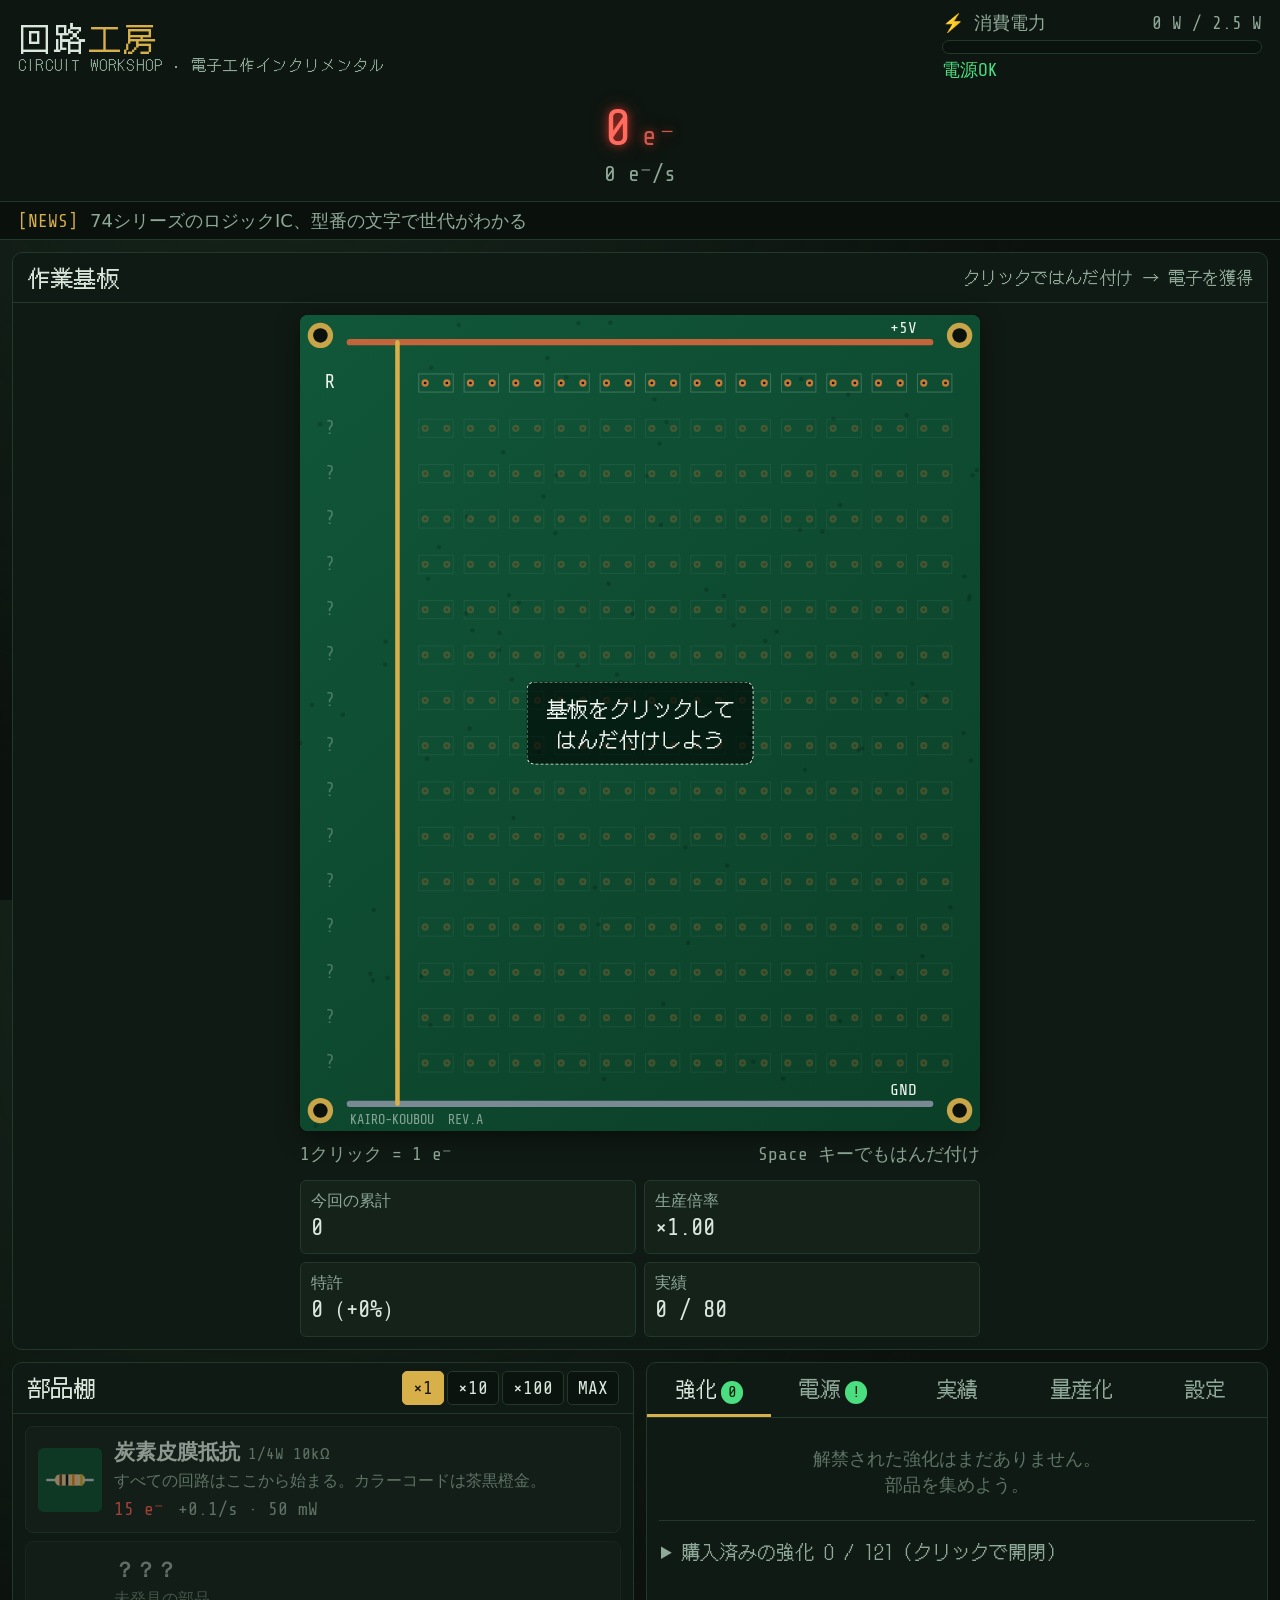
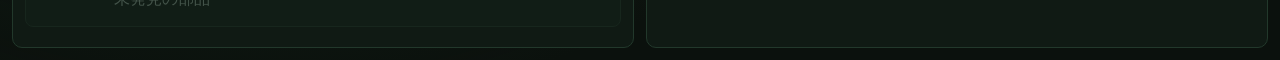
<file: kairo-koubou.html>
<!doctype html>
<html lang="ja">
<head>
<meta charset="utf-8">
<meta name="viewport" content="width=device-width,initial-scale=1">
<title>回路工房</title>
<link rel="preconnect" href="https://fonts.googleapis.com">
<link rel="preconnect" href="https://fonts.gstatic.com" crossorigin>
<link href="https://fonts.googleapis.com/css2?family=DotGothic16&family=Share+Tech+Mono&display=swap" rel="stylesheet">
<style>
:root{
  --bg:#0b110d; --panel:#101a14; --panel2:#14221a; --border:#22382b;
  --text:#d9e7dd; --muted:#8fa999; --dim:#5c7365;
  --pcb:#0f4d30; --gold:#d8b04a; --copper:#c47a3a; --silk:#eef3ee;
  --led:#ff3b30; --ok:#4ade80; --warn:#facc15; --bad:#ff5a4e; --cyan:#5ee7ff;
  --mono:'Share Tech Mono',ui-monospace,Menlo,monospace;
  --pix:'DotGothic16','Hiragino Sans',sans-serif;
}
*{box-sizing:border-box}
html,body{margin:0;height:100%}
body{background:var(--bg);color:var(--text);font-family:'Hiragino Sans','Noto Sans JP',system-ui,sans-serif;font-size:21px;line-height:1.45;
  background-image:radial-gradient(circle at 20% 0%,#16271d 0,transparent 60%);overflow:hidden;display:flex;flex-direction:column;height:100vh}
button{font:inherit;color:inherit}

/* ---------- header ---------- */
header{display:grid;grid-template-columns:auto 1fr auto;align-items:center;gap:20px;padding:10px 18px;border-bottom:1px solid var(--border);background:#0d1611}
.logo{font-family:var(--pix);font-size:33px;letter-spacing:.06em;line-height:1.1}
.logo small{display:block;font-size:15px;color:var(--muted);letter-spacing:.08em;margin-top:2px}
.logo b{color:var(--gold);font-weight:normal}
.counter{text-align:center}
.counter .big{font-family:var(--mono);font-size:52px;color:#ff6b5e;text-shadow:0 0 8px rgba(255,59,48,.7),0 0 20px rgba(255,59,48,.35);line-height:1;letter-spacing:.04em}
.counter .big .u{font-size:27px;opacity:.8;margin-left:8px}
.counter .rate{font-family:var(--mono);color:var(--muted);margin-top:4px;font-size:22px}
.power{min-width:320px}
.power .lbl{display:flex;justify-content:space-between;gap:12px;font-size:18px;color:var(--muted);font-family:var(--mono)}
.power .bar{height:14px;border:1px solid var(--border);border-radius:7px;background:#0a120d;overflow:hidden;margin-top:4px}
.power .fill{height:100%;width:0;background:var(--ok);transition:width .2s,background .2s}
.power .st{font-size:18px;margin-top:3px;font-family:var(--mono);color:var(--ok)}
.power.brown .st{color:var(--bad);animation:blink .6s steps(2) infinite}
@keyframes blink{50%{opacity:.35}}

.ticker{min-height:38px;overflow:hidden;border-bottom:1px solid var(--border);background:#0a100c;color:var(--muted);font-size:18px;display:flex;align-items:center;padding:0 18px;gap:12px}
.ticker .tag{font-family:var(--mono);color:var(--gold);flex:none}
.ticker .msg{white-space:nowrap;overflow:hidden;text-overflow:ellipsis;transition:opacity .4s}
.buffs{display:flex;gap:6px;margin-left:auto;flex:none}
.buff{font-family:var(--mono);font-size:16px;padding:1px 10px;border-radius:12px;background:#3a2b07;color:var(--warn);border:1px solid #6b5212}

/* ---------- layout ---------- */
main{display:grid;grid-template-columns:minmax(380px,1.05fr) minmax(400px,1fr) minmax(400px,1fr);gap:12px;padding:12px;flex:1;min-height:0}
.panel{background:var(--panel);border:1px solid var(--border);border-radius:10px;display:flex;flex-direction:column;min-height:0;overflow:hidden}
.ph{display:flex;align-items:center;justify-content:space-between;flex-wrap:wrap;padding:8px 14px;border-bottom:1px solid var(--border);font-family:var(--pix);font-size:23px;gap:8px}
.ph .hint{font-family:inherit;font-size:17px;color:var(--muted)}
.pb{overflow-y:auto;padding:12px;flex:1;min-height:0}
.pb::-webkit-scrollbar{width:10px}.pb::-webkit-scrollbar-thumb{background:#24392c;border-radius:5px}

/* board */
#boardWrap{position:relative;border-radius:8px;overflow:hidden;box-shadow:inset 0 0 0 1px #1d5a3a, 0 6px 24px rgba(0,0,0,.45);transition:box-shadow .3s;max-width:680px;margin:0 auto}
#boardWrap.oc{box-shadow:inset 0 0 0 2px var(--warn),0 0 24px rgba(250,204,21,.35)}
#board{display:block;width:100%;cursor:crosshair;touch-action:manipulation;outline:none}
.float{position:absolute;pointer-events:none;font-family:var(--mono);font-size:26px;color:#fff6c2;text-shadow:0 0 6px #ffb300;animation:up .9s ease-out forwards;white-space:nowrap;transform:translate(-50%,-50%)}
@keyframes up{to{transform:translate(-50%,-260%);opacity:0}}
.clickhint{position:absolute;left:50%;top:50%;transform:translate(-50%,-50%);pointer-events:none;font-family:var(--pix);background:rgba(0,0,0,.6);padding:10px 18px;border-radius:8px;border:1px dashed var(--silk);color:var(--silk);text-align:center;animation:pulse 1.6s ease-in-out infinite}
@keyframes pulse{50%{opacity:.55}}
.junk{position:absolute;width:88px;height:64px;border:none;cursor:pointer;background:linear-gradient(#c79a5b,#a87a3e);border-radius:5px;box-shadow:0 0 0 2px #6b4a1f,0 0 22px 6px rgba(255,214,90,.75);animation:bob 1.1s ease-in-out infinite;padding:0}
.junk::before{content:"";position:absolute;left:0;right:0;top:16px;height:3px;background:#6b4a1f}
.junk span{font-family:var(--pix);font-size:18px;color:#3b2408;position:relative;top:8px}
@keyframes bob{50%{transform:translateY(-6px) rotate(-4deg)}}
.clickinfo{display:flex;justify-content:space-between;flex-wrap:wrap;gap:4px 12px;font-family:var(--mono);color:var(--muted);font-size:18px;margin:10px auto 0;max-width:680px}
.statgrid{display:grid;grid-template-columns:1fr 1fr;gap:8px;margin:12px auto 0;max-width:680px}
.stat{background:var(--panel2);border:1px solid var(--border);border-radius:6px;padding:8px 10px}
.stat .k{font-size:16px;color:var(--muted)}
.stat .v{font-family:var(--mono);font-size:23px}

/* shop */
.amt{display:flex;gap:3px}
.amt button{background:#0b130e;border:1px solid var(--border);padding:3px 10px;font-family:var(--mono);font-size:18px;cursor:pointer;border-radius:5px}
.amt button.on{background:var(--gold);color:#1a1405;border-color:var(--gold)}
.card{display:grid;grid-template-columns:64px 1fr auto;gap:12px;align-items:center;width:100%;text-align:left;background:var(--panel2);border:1px solid var(--border);border-radius:8px;padding:10px 12px;margin-bottom:8px;cursor:pointer;transition:border-color .15s,background .15s,opacity .15s}
.card:hover{border-color:#3d6a4f}
.card.can{border-color:#3b6b4c;background:#16281d}
.card.can .cost{color:var(--ok)}
.card.cant{opacity:.62}
.card.locked{opacity:.4;cursor:default}
.card .ico{width:64px;height:64px;border-radius:6px;background:var(--pcb);display:block}
.card .nm{font-weight:600}
.card .sub{font-family:var(--mono);font-size:16px;color:var(--muted);margin-left:8px}
.card .cd{font-size:16px;color:var(--muted);margin-top:2px;line-height:1.45}
.card .cf{display:flex;gap:4px 14px;flex-wrap:wrap;margin-top:4px;font-family:var(--mono);font-size:18px}
.card .cost{color:var(--bad)}
.card .rate{color:var(--muted)}
.card .count{font-family:var(--mono);font-size:38px;color:var(--gold);min-width:44px;text-align:right}
.badge{width:64px;height:64px;border-radius:6px;display:grid;place-items:center;font-family:var(--mono);font-size:15px;letter-spacing:.02em;border:1px solid}
.badge > div{text-align:center;line-height:1.15}
.badge small{display:block;font-size:17px;font-weight:bold}
.b-click{background:#2a1a0c;color:#ffb46b;border-color:#6b3f17}
.b-global{background:#0c1f2a;color:var(--cyan);border-color:#17526b}
.b-psu{background:#2a0c0c;color:#ff8a80;border-color:#6b1717}
.b-watt{background:#1f2a0c;color:#c7f36b;border-color:#4d6b17}

/* tabs */
.tabs{display:flex;border-bottom:1px solid var(--border);overflow-x:auto}
.tabs button{flex:1;background:none;border:none;border-bottom:3px solid transparent;padding:10px 8px;cursor:pointer;color:var(--muted);font-family:var(--pix);font-size:21px;white-space:nowrap;position:relative}
.tabs button.on{color:var(--text);border-bottom-color:var(--gold)}
.tabs .dot{display:inline-block;min-width:22px;padding:0 6px;border-radius:11px;background:var(--ok);color:#06200f;font-family:var(--mono);font-size:16px;margin-left:4px}
.tab{display:none}.tab.on{display:block}
.sec{font-family:var(--pix);color:var(--muted);font-size:19px;margin:12px 2px 8px}
.empty{color:var(--dim);font-size:18px;padding:16px;text-align:center}

.ach{display:grid;grid-template-columns:repeat(auto-fill,minmax(190px,1fr));gap:8px}
.ac{border:1px solid var(--border);border-radius:6px;padding:8px 10px;background:#0c140f;font-size:16px;color:var(--dim)}
.ac b{display:block;font-size:18px;font-weight:600}
.ac.got{border-color:#6b5a1f;background:#1e1a0b;color:#cdbb85}
.ac.got b{color:var(--gold)}

.pp{background:var(--panel2);border:1px solid var(--border);border-radius:8px;padding:14px;line-height:1.7}
.pp .n{font-family:var(--mono);font-size:33px;color:var(--gold)}
.btn{background:var(--gold);color:#1a1405;border:none;border-radius:6px;padding:10px 18px;font-family:var(--pix);cursor:pointer;font-size:20px}
.btn:disabled{background:#2a3a30;color:var(--dim);cursor:not-allowed}
.btn.ghost{background:none;border:1px solid var(--border);color:var(--text)}
.btn.danger{background:#5a1612;color:#ffd6d2}
textarea{width:100%;height:120px;background:#0a110c;color:var(--text);border:1px solid var(--border);border-radius:6px;font-family:var(--mono);font-size:16px;padding:8px}
.row{display:flex;gap:10px;flex-wrap:wrap;margin:10px 0;align-items:center}
.kv{display:grid;grid-template-columns:1fr auto;gap:6px 14px;font-size:19px}
.kv span:nth-child(even){font-family:var(--mono);color:var(--gold);text-align:right}
#upOwned{margin-top:6px;border-top:1px solid var(--border);padding-top:4px}
#upOwned summary{cursor:pointer;list-style:revert}
.owned{display:flex;flex-wrap:wrap;gap:2px 12px;align-items:baseline;padding:6px 4px;border-bottom:1px dashed var(--border)}
.owned b{color:var(--gold);font-weight:600}
.owned span{font-size:16px;color:var(--muted)}
.note{font-size:18px}
.note-s{font-size:16px;color:var(--muted)}

#toasts{position:fixed;right:18px;bottom:18px;display:flex;flex-direction:column;gap:8px;z-index:50;pointer-events:none;max-width:min(480px,calc(100vw - 36px))}
.toast{background:#13241a;border:1px solid #2f5a41;border-left:5px solid var(--ok);padding:10px 14px;border-radius:6px;font-size:19px;box-shadow:0 6px 20px rgba(0,0,0,.5);animation:tin .25s ease-out}
.toast.gold{border-left-color:var(--gold)}
.toast.ach{border-left-color:var(--cyan)}
.toast small{display:block;color:var(--muted);font-size:16px}
@keyframes tin{from{transform:translateX(30px);opacity:0}}

/* 幅が足りないときは2列 → 1列。ページ全体をスクロール */
@media (max-width:1320px){
  body{overflow:auto;height:auto;display:block}
  main{grid-template-columns:1fr 1fr}
  main > .panel:first-child{grid-column:1 / -1}
  .pb{overflow:visible}
  header{grid-template-columns:1fr auto;}
  .counter{grid-column:1 / -1;grid-row:2}
}
@media (max-width:860px){
  main{grid-template-columns:1fr;padding:8px;gap:8px}
  header{grid-template-columns:1fr;text-align:center;padding:10px}
  .counter{grid-row:auto}
  .power{min-width:0}
  .counter .big{font-size:42px}
  .ticker{padding:0 10px}
}
</style>
</head>
<body>
<header>
  <div class="logo">回路<b>工房</b><small>CIRCUIT WORKSHOP · 電子工作インクリメンタル</small></div>
  <div class="counter">
    <div class="big"><span id="eNum">0</span><span class="u">e⁻</span></div>
    <div class="rate"><span id="eRate">0</span> e⁻/s</div>
  </div>
  <div class="power" id="power">
    <div class="lbl"><span>⚡ 消費電力</span><span id="pTxt">0 W / 2.5 W</span></div>
    <div class="bar"><div class="fill" id="pFill"></div></div>
    <div class="st" id="pSt">電源OK</div>
  </div>
</header>
<div class="ticker"><span class="tag">[NEWS]</span><span class="msg" id="news"></span><span class="buffs" id="buffs"></span></div>

<main>
  <section class="panel">
    <div class="ph">作業基板 <span class="hint">クリックではんだ付け → 電子を獲得</span></div>
    <div class="pb">
      <div id="boardWrap">
        <canvas id="board" tabindex="0" aria-label="基板。クリックで電子を獲得"></canvas>
        <div class="clickhint" id="clickHint">基板をクリックして<br>はんだ付けしよう</div>
      </div>
      <div class="clickinfo"><span>1クリック = <span id="cVal">1</span> e⁻</span><span>Space キーでもはんだ付け</span></div>
      <div class="statgrid">
        <div class="stat"><div class="k">今回の累計</div><div class="v" id="sRun">0</div></div>
        <div class="stat"><div class="k">生産倍率</div><div class="v" id="sMul">×1.00</div></div>
        <div class="stat"><div class="k">特許</div><div class="v" id="sPat">0</div></div>
        <div class="stat"><div class="k">実績</div><div class="v" id="sAch">0</div></div>
      </div>
    </div>
  </section>

  <section class="panel">
    <div class="ph">部品棚 <div class="amt" id="amt"><button data-a="1">×1</button><button data-a="10">×10</button><button data-a="100">×100</button><button data-a="max">MAX</button></div></div>
    <div class="pb" id="shop"></div>
  </section>

  <section class="panel">
    <div class="tabs" id="tabs">
      <button data-t="up" class="on">強化<span class="dot" id="upDot" hidden></span></button>
      <button data-t="psu">電源<span class="dot" id="psuDot" hidden></span></button>
      <button data-t="ach">実績</button>
      <button data-t="pre">量産化</button>
      <button data-t="set">設定</button>
    </div>
    <div class="pb">
      <div class="tab on" id="t-up"><div id="upList"></div>
        <details id="upOwned"><summary class="sec" id="upOwnedH"></summary><div id="upOwnedList"></div></details></div>
      <div class="tab" id="t-psu">
        <div class="pp note" style="margin-bottom:10px">部品は電力を消費します。容量を超えると<b style="color:var(--bad)">電圧降下</b>で生産効率が落ちます（効率 = (容量/消費)²）。基本容量は USBバスパワー 5V/500mA = 2.5 W。</div>
        <div id="psuList"></div>
      </div>
      <div class="tab" id="t-ach"><div class="sec" id="achH"></div><div class="ach" id="achList"></div></div>
      <div class="tab" id="t-pre"><div id="preBox"></div></div>
      <div class="tab" id="t-set"><div id="setBox"></div></div>
    </div>
  </section>
</main>
<div id="toasts"></div>

<script>
'use strict';
/* =========================================================
   データ定義
   ========================================================= */
// デバッグモード: URL に ?debug を付けると有効。生産・クリックに倍率がかかり、セーブは通常とは別の場所に保存
const DEBUG = new URLSearchParams(location.search).has('debug');
let dbgMul = DEBUG ? 1000 : 1;
const SAVE_KEY = DEBUG ? 'kairo-koubou-debug' : 'kairo-koubou-save-v1';
const R_GEN = 1.15, R_PSU = 1.18, BASE_WATT = 2.5;
const SI = ['','k','M','G','T','P','E','Z','Y','R','Q'];

const GENS = [
  {id:'res',   ref:'R',  name:'炭素皮膜抵抗',   sub:'1/4W 10kΩ',       cost:15,    prod:0.1,   watt:0.05,  desc:'すべての回路はここから始まる。カラーコードは茶黒橙金。'},
  {id:'led',   ref:'D',  name:'赤色LED',        sub:'φ5mm 20mA',       cost:100,   prod:1,     watt:0.04,  desc:'光ると嬉しい。電流制限抵抗を忘れずに。'},
  {id:'cap',   ref:'C',  name:'電解コンデンサ', sub:'47µF 25V',        cost:1100,  prod:8,     watt:0.15,  desc:'極性に注意。逆に挿すとポンッ。'},
  {id:'tr',    ref:'Q',  name:'トランジスタ',   sub:'2SC1815',         cost:12000, prod:47,    watt:0.4,   desc:'増幅もスイッチもこなす万能選手。'},
  {id:'ic555', ref:'U1', name:'555タイマーIC',  sub:'NE555 DIP-8',     cost:1.3e5, prod:260,   watt:1.2,   desc:'半世紀現役のロングセラー。とりあえず発振。'},
  {id:'opamp', ref:'U2', name:'オペアンプ',     sub:'LM358 DIP-8',     cost:1.4e6, prod:1400,  watt:4,     desc:'理想は仮想短絡。現実はだいたい発振。'},
  {id:'mcu',   ref:'U3', name:'マイコン',       sub:'ATmega328P',      cost:2e7,   prod:7800,  watt:12,    desc:'ブートローダを焼いたら、もう何でも作れる。'},
  {id:'fpga',  ref:'U4', name:'FPGA',           sub:'50k LUT',         cost:3.3e8, prod:44000, watt:45,    desc:'ハードウェアをソフトのように書き換える。'},
  {id:'soc',   ref:'U5', name:'SoC',            sub:'64bit 8コア',     cost:5.1e9, prod:2.6e5, watt:160,   desc:'CPUもGPUもNPUも一枚のダイに。'},
  {id:'asic',  ref:'U6', name:'カスタムASIC',   sub:'3nm プロセス',    cost:7.5e10,prod:1.6e6, watt:600,   desc:'テープアウト一発勝負。マスク代は見ないこと。'},
  {id:'qpu',   ref:'QP', name:'量子チップ',     sub:'超伝導 1024qubit',cost:1e12,  prod:1e7,   watt:2500,  desc:'観測するまで、電子は増えているし増えていない。'},
  {id:'dc',    ref:'DC', name:'データセンター', sub:'ハイパースケール',cost:1.2e13,prod:7e7,   watt:12000, desc:'サーバー10万台。空調の音で会話が聞こえない。'},
  {id:'planet',ref:'PL', name:'惑星コンピュータ',sub:'全球回路網',      cost:1.4e14,prod:5.1e8, watt:55000, desc:'地表をまるごと基板に。大陸プレートが動くので配線は伸縮式。'},
  {id:'dyson', ref:'Σ',  name:'ダイソン球基板', sub:'恒星直結',        cost:1.6e15,prod:3.7e9, watt:2.5e5, desc:'太陽をまるごと電源に。はんだ付けは宇宙服で。'},
  {id:'mbrain',ref:'MB', name:'マトリョーシカ脳',sub:'入れ子ダイソン球',cost:1.8e16,prod:2.7e10,watt:1.1e6, desc:'恒星を何重にも包んだ計算機。排熱は外側の殻にお任せ。'},
  {id:'univ',  ref:'Ω',  name:'宇宙シミュレータ',sub:'全素粒子エミュ',  cost:2.1e17,prod:2e11,  watt:5e6,   desc:'この宇宙も、たぶん誰かの基板の上で動いている。'},
];
// 部品の並び順はセーブの配列・強化ID・実績IDに使われる。genIds を持たない旧セーブはこの並び（v1: 12種）として読む
const LEGACY_GEN_IDS = ['res','led','cap','tr','ic555','opamp','mcu','fpga','soc','asic','qpu','dyson'];

const PSUS = [
  {name:'単3乾電池',       sub:'1.5V アルカリ',   cost:50,    watt:1,     abbr:'AA'},
  {name:'9V電池',          sub:'006P',            cost:800,   watt:6,     abbr:'9V'},
  {name:'ACアダプタ',      sub:'12V 2A',          cost:1.5e4, watt:24,    abbr:'AC'},
  {name:'安定化電源',      sub:'30V 5A ラボ用',   cost:2.5e5, watt:150,   abbr:'LAB'},
  {name:'ATX電源',         sub:'850W 80PLUS Gold',cost:6e6,   watt:850,   abbr:'ATX'},
  {name:'産業用電源ラック',sub:'三相200V',        cost:2e8,   watt:8000,  abbr:'3φ'},
  {name:'メガソーラー',    sub:'1 MW',            cost:1e10,  watt:1e6,   abbr:'PV'},
  {name:'核融合炉',        sub:'トカマク型',      cost:5e12,  watt:1e9,   abbr:'FUS'},
];

const TIER_TH = [10, 25, 50, 100, 200];
const TIER_CM = [10, 50, 500, 5e4, 5e6];
const TIER_NAMES = {
  res:  ['金属皮膜抵抗','精密1%品','チップ抵抗 0603','薄膜抵抗アレイ','超精密0.01%品'],
  led:  ['高輝度LED','フルカラーLED','シリアルLED','LEDマトリクス','マイクロLED'],
  cap:  ['積層セラミック','タンタルコンデンサ','低ESR品','電気二重層キャパシタ','固体ポリマー'],
  tr:   ['MOSFET','ダーリントン接続','GaNパワー素子','SiC MOSFET','ナノシートFET'],
  ic555:['CMOS版 7555','デュアル版 556','非安定マルチバイブレータ','PWM調光回路','伝説のLチカ'],
  opamp:['レールtoレール','低ノイズ品','計装アンプ','チョッパ安定型','理想オペアンプ'],
  mcu:  ['Wi-Fi付きマイコン','デュアルコア化','RTOS導入','OTAアップデート','ベアメタル極め'],
  fpga: ['高位合成','パイプライン化','タイミング収束','部分再構成','HBM直結'],
  soc:  ['big.LITTLE','NPU内蔵','チップレット','3D積層','裏面電源供給'],
  asic: ['EUV露光','GAA構造','歩留まり改善','マルチダイ','オングストローム世代'],
  qpu:  ['量子エラー訂正','希釈冷凍機','論理量子ビット','量子超越','量子インターネット'],
  dc:   ['液浸冷却','ラック間光配線','自前発電所','海底データセンター','極地データセンター'],
  planet:['大陸間超伝導網','海底ケーブル総張り替え','衛星コンステレーション','軌道エレベータ配線','惑星コア地熱給電'],
  dyson:['恒星風シールド','ダイソンスウォーム','銀河規模配線','ワームホール配線','熱的死対策'],
  mbrain:['多層シェル化','排熱リサイクル','恒星リフティング','ブラックホール冷却','思考する恒星'],
  univ: ['量子もつれバス','時空メッシュ配線','真空エネルギー給電','並行宇宙ミラー','ビッグバン再起動'],
};

const UPS = [];
GENS.forEach((g, i) => {
  TIER_NAMES[g.id].forEach((nm, k) => UPS.push({
    id:`g${i}_${k}`, name:nm, cost:g.cost*TIER_CM[k], type:'gen', gen:i, mult:2,
    desc:`${g.name}の生産量 ×2（${TIER_TH[k]}個で解禁）`, unlock:() => cnt(i) >= TIER_TH[k]}));
  UPS.push({id:`w${i}`, name:`${g.name} 省電力版`, cost:g.cost*200, type:'watt', gen:i, mult:0.5,
    desc:`${g.name}の消費電力 ×0.5（30個で解禁）`, unlock:() => cnt(i) >= 30});
});
[['温調はんだごて',100,'click'],['フラックス',800,'click'],['こて先 C型',8000,'click'],
 ['はんだ吸取線',1e5,'pct'],['ホットエアリワーク',1e7,'pct'],['リフロー炉',1e9,'pct'],
 ['チップマウンタ',1e11,'pct'],['全自動実装ライン',1e13,'pct'],['ナノロボット実装',1e15,'pct']
].forEach(([nm,c,t],k) => UPS.push({id:`c${k}`, name:nm, cost:c, type:t, mult:2, pct:0.01, lv: t === 'click' ? k + 1 : k - 2,
  desc: t==='click' ? 'クリックの基本値 ×2' : 'クリック時、毎秒生産量の1%を追加獲得',
  unlock:() => S.earnedRun >= c*0.3}));
[['デジタルテスター',5e3],['オシロスコープ',5e5],['ロジックアナライザ',5e7],['スペクトラムアナライザ',5e9],
 ['ネットワークアナライザ',5e11],['クリーンルーム',5e13],['半導体パラメータアナライザ',5e15],['電子顕微鏡',5e17],
 ['重力波望遠鏡',5e19],['ニュートリノ検出器',5e21],['宇宙背景放射マッパー',5e23]
].forEach(([nm,c],k) => UPS.push({id:`a${k}`, name:nm, cost:c, type:'global', mult:1.5, lv:k + 1,
  desc:'全部品の生産量 ×1.5', unlock:() => S.earnedRun >= c*0.3}));
[['デカップリングコンデンサ',1500,1.5],['スイッチング電源化',2e4,2],['同期整流',2e7,2],['GaNパワー段',2e10,2],['超伝導送電線',2e13,2]
].forEach(([nm,c,m],k) => UPS.push({id:`p${k}`, name:nm, cost:c, type:'psu', mult:m, lv:k + 1,
  desc:`電源容量 ×${m}`, unlock:() => S.earnedRun >= c*0.3}));

const ACH = [];
[[1,'はじめての電子'],[1e3,'Lチカ成功'],[1e6,'ブレッドボード卒業'],[1e9,'基板発注デビュー'],[1e12,'秋葉原の常連'],
 [1e15,'電子部品商社'],[1e18,'半導体ファウンドリ'],[1e21,'惑星規模の回路'],[1e24,'電子の海'],[1e27,'宇宙の配線係']
].forEach(([v,n],k) => ACH.push({id:`e${k}`, name:n, desc:`累計 ${fmtRaw(v)} e⁻ を獲得`, test:() => S.earnedAll >= v}));
[[10,'微弱電流'],[1e3,'安定動作'],[1e6,'大電流'],[1e9,'ギガ電子'],[1e12,'テラ電子'],[1e15,'ペタ電子']
].forEach(([v,n],k) => ACH.push({id:`r${k}`, name:n, desc:`毎秒 ${fmtRaw(v)} e⁻ に到達`, test:() => D.eps >= v}));
GENS.forEach((g,i) => {
  ACH.push({id:`o${i}_1`,   name:`はじめての${g.name}`, desc:`${g.name}を1個実装`,   test:() => cnt(i) >= 1});
  ACH.push({id:`o${i}_50`,  name:`${g.name}マニア`,     desc:`${g.name}を50個実装`,  test:() => cnt(i) >= 50});
  ACH.push({id:`o${i}_100`, name:`${g.name}の山`,       desc:`${g.name}を100個実装`, test:() => cnt(i) >= 100});
});
[[10,'はんだ付け入門'],[500,'はんだ付け職人'],[5000,'はんだごて仙人'],[20000,'腱鞘炎注意']
].forEach(([v,n],k) => ACH.push({id:`k${k}`, name:n, desc:`${v}回はんだ付け`, test:() => S.clicksAll >= v}));
[[1,'ジャンク漁り'],[10,'ジャンク屋の常連'],[50,'ジャンクの目利き']
].forEach(([v,n],k) => ACH.push({id:`j${k}`, name:n, desc:`ジャンク箱を${v}個開ける`, test:() => S.junk >= v}));
[[10,'電源強化'],[50,'電力会社']].forEach(([v,n],k) => ACH.push({id:`s${k}`, name:n, desc:`電源を合計${v}台設置`, test:() => S.psus.reduce((a,b)=>a+b,0) >= v}));
[[10,'改造好き'],[50,'アップグレード沼'],[UPS.length,'魔改造']].forEach(([v,n],k) => ACH.push({id:`u${k}`, name:n,
  desc: v === UPS.length ? `強化をすべて（${v}個）購入` : `強化を${v}個購入`, test:() => UPS.filter(u => S.ups[u.id]).length >= v}));
[[1,'量産化'],[5,'量産ライン'],[25,'世界の工場']].forEach(([v,n],k) => ACH.push({id:`x${k}`, name:n, desc:`量産化を${v}回実行`, test:() => S.prestiges >= v}));
ACH.push({id:'smoke', name:'マジックスモーク', desc:'電圧降下で効率50%未満に', test:() => S.smoked});

const NEWS = [
  '「抵抗は無駄ではない」— 抵抗器業界団体',
  '秋葉原のパーツ屋で「あと1個足りない」現象を観測',
  '「とりあえずパスコン 0.1µF」— 先人の知恵',
  'データシートは最後のページまで読め。注意書きはだいたい最後にある',
  'LEDの足、長い方がアノード。切った後では手遅れ',
  '部品は多めに買え。必ず1個は壊す',
  '電解コンデンサが膨らんでいる。見なかったことにした',
  '「動いた！」「なぜ動いた？」',
  'オシロのプローブのGNDクリップ、今日も行方不明',
  'I²Cのプルアップ抵抗を忘れる事案、本日3回目',
  '回路図にない配線が見つかる。通称「空中配線」',
  '1/4W抵抗に1W流した結果、香ばしい匂いが漂う',
  '電源の+と−を逆に…（以下略）',
  '静電気防止リストバンド、机の上で静かに待機中',
  'Lチカ、本日100回目の成功',
  '基板発注、送料の方が部品代より高い',
  'はんだごてのこて台、なぜか左手側にある',
  'ブレッドボードの接触不良、3時間後に判明',
  'ジャンパ線の色を揃える派と揃えない派、和解ならず',
  '「この部品、ディスコンです」',
  'チップ部品0402、くしゃみで消失',
  '量子チップの希釈冷凍機、冷蔵庫と間違えて開けられる',
  'FPGAの合成、終わる前にお昼ごはんが終わる',
  '恒星を電源にした結果、電気代の請求先が不明に',
  '3端子レギュレータを触ったら熱かった。そりゃそうだ',
  '「GNDは共通にしましたか？」— 全トラブルの半分を解決する質問',
  'ユニバーサル基板の配線、裏から見ると芸術作品',
  '抵抗のカラーコード「黒茶赤橙黄緑青紫灰白」、語呂合わせで覚えた世代',
  'ジャンク箱から出てきたトランジスタ、型番が擦れて読めない',
  '秋葉原のラジオデパート、迷路として観光名所に',
  '「とりあえず電源入れてみよう」— 煙が出る前の最後の言葉',
  'テスターの導通ブザー、深夜に鳴らすと家族が起きる',
  'はんだごての電源を切り忘れて出かける夢を見た',
  '「データシートに書いてある」「どこに？」「脚注の脚注」',
  'USBケーブルが充電専用だった。2時間が溶けた',
  '電解コンデンサの寿命、温度が10℃下がると約2倍に',
  '水晶発振子の負荷容量を計算し間違えて、時計が微妙にズレる',
  'デバッグ用のLEDが、量産基板にもそのまま残っている',
  'ブレッドボードに挿した部品の足が曲がり、隣の列へお引っ越し',
  '「ノイズ対策にフェライトコア」— 効いたかどうかはわからない',
  'オペアンプの未使用回路、処理を忘れてひっそり発振中',
  'シリアル通信が文字化け。ボーレートだった',
  'TXとRX、クロスするかしないかで今日も議論',
  '「プルアップ？プルダウン？」— どっちでもいいから付けろ',
  'ピンヘッダを1ピンずらして挿す技、今日も炸裂',
  '熱収縮チューブの通し忘れに気付くのは、はんだ付けの後',
  'こて先を磨いたら、はんだのノリが別物に',
  '鉛フリーはんだの融点、有鉛より約30℃高い',
  'フラックスの煙が目にしみる。換気扇を回そう',
  '3Dプリンタでケースを作ったら、穴の位置が1mmずれていた',
  '基板の裏表を間違えて発注。ICのフットプリントが鏡写しに',
  '「シルクの向きは確認しましたか？」— 発注後に聞かれても',
  '部品表に載っていない部品が1個余った。怖い',
  'テスターを電流レンジのまま電圧を測り、ヒューズが飛ぶ',
  '通販の「在庫あり」、カートに入れた瞬間に「取り寄せ」へ',
  '半導体不足で、マイコン単体よりマイコン入りの家電の方が安い',
  '抵抗を「とりあえず10kΩ」で済ませる人、意外と多い',
  '「電圧はあるのに電流が流れない」— 接触不良でした',
  'ワニ口クリップ同士がキス。ショートの火花',
  'オシロのトリガ設定、毎回わからなくなる',
  'ロジアナで見たら、I²Cアドレスが7bit表記と8bit表記で食い違い',
  'SPIのモード0〜3、結局全部試すのが早い',
  'Wi-Fi接続時にだけマイコンがリセットする謎。電源不足でした',
  'パスコンはICの足元ギリギリに置け',
  '「GNDベタは正義」— 基板設計の格言',
  '配線は直角に曲げない派と45°派、今日も平行線',
  '自作キーボードのはんだ付け、スイッチ100個で手首が悲鳴',
  'スルーホールよりチップ部品の方が楽、と言う人と言わない人',
  'ピンセットで挟んだ0603抵抗、宇宙へ旅立つ',
  'ルーペを買ったら、自分のはんだの汚さが見えるようになった',
  'イモはんだ、見た目は美味しそうだが導通しない',
  'ブリッジを吸取線で吸ったら、パターンまで剥がれた',
  '「コンデンサの耐圧は2倍以上で」— 余裕は正義',
  'ACアダプタのセンタープラス・センターマイナス問題、未だ解決せず',
  'DCジャックの5.5/2.1と5.5/2.5、見た目で見分けられない',
  'リチウムイオン電池の取り扱い説明は最後まで読もう',
  'モーターをマイコンに直結したら、回すたびにリセット',
  'リレーのフライホイールダイオード、付け忘れ厳禁',
  '7セグLEDのアノードコモンとカソードコモン、買い間違い',
  '通販サイトの部品番号を暗記している人がいるらしい',
  '「昔はこの部品、1個10円だった」— ベテランの口癖',
  '真空管アンプの温かい音。電気代も温かい',
  'ラジオ少年、気付けば還暦',
  '初めて作ったゲルマラジオから聞こえた声、今も覚えている',
  '昔の雑誌の製作記事、部品表の部品が全部ディスコン',
  'ICソケットを使うか使わないか、人生の選択',
  'ジャンパーピンの小ささ、年々目にしみる',
  '老眼鏡とヘッドルーペ、電子工作の必需品',
  '作業台の上で、部品の地層が形成されつつある',
  'パーツケースのラベルと中身が違う。書いたのは自分',
  '「いつか使うかも」で買った部品、10年眠っている',
  'ジャンク市で買ったオシロが動いた。今日はいい日',
  '中古テスターを開けたら、前の持ち主の電池が液漏れ',
  '基板を洗浄したらピカピカに。ついでにシルクも消えた',
  'ファームウェアの書き込みに失敗。マイコンが文鎮に',
  'ヒューズ設定を間違えて、外部クロックがないと起きないマイコンが誕生',
  'プログラミングは「Hello, World」、電子工作は「Lチカ」',
  'プログラムは動いた。でも回路が動かない',
  '回路は動いた。でもプログラムが動かない',
  '両方動いた。ケースに入れたら動かない',
  '静電気でMOSFETが昇天。冬の電子工作は危険',
  '作業部屋に加湿器を導入。静電気対策です',
  '「趣味は電子工作です」→「じゃあうちのテレビ直して」',
  '家電修理を頼まれた結果、部品取りになった',
  '古いノートPCのバッテリーが膨らんで、天板が浮いている',
  'RS-232Cのコネクタ、引き出しの奥で静かに出番待ち',
  'フロッピーディスクドライブで音楽を奏でる人がいるらしい',
  'LEDの電流制限抵抗、計算すると中途半端な値。E系列から近いのを選ぶ',
  'E12、E24、E96。抵抗の値はなぜか飛び飛び',
  '「0Ωの抵抗って何に使うの？」— ジャンパーです',
  'ツェナーダイオードで作った定電圧、意外と熱い',
  'スイッチのチャタリング、ソフトで消すかハードで消すか',
  '「ソフトで直せます」— ハード屋、敗北の瞬間',
  '「ハードで直せます」— ソフト屋、敗北の瞬間',
  '手巻きのコイル、何回巻いたか途中で忘れた',
  '電磁誘導で光るLED、子どもに大ウケ',
  '夏休みの自由研究で、親の電子工作魂に火がつく',
  '孫にLチカを教えたら、翌日にはスマホから制御していた',
  '数百円のマイコン、アポロ誘導コンピュータより高性能',
  '「この回路、昔の雑誌で見た」— 半世紀ぶりの再会',
  '量産化が決まった途端、部品が1種類だけ入手不可に',
  '基板発注の最小ロットは5枚。4枚余る',
  '余った基板、引き出しの中で永眠中',
  'ダイソン球のはんだ付け、こて先が太陽熱で溶ける',
  '量子チップのデバッグ、プローブを当てた瞬間に状態が変わる',
  'FPGAの配置配線、達人は手で配置するらしい',
  'SoCのデータシート、5000ページを突破',
  'カスタムASICにバグ発見。修正にはマスク代がもう一回',
  // --- 追加分（後半の部品・工具・測定器・電源・基板設計・マイコンなど） ---
  'データセンターの排熱、冬は近所の温水プールを温めている',
  'サーバーラックのケーブル整理、着手から3年が経過',
  '「再起動しましたか？」— サーバー室でも通じる万能の呪文',
  'データセンターの非常用発電機、点検の日だけ元気',
  '液浸冷却槽に落としたドライバー、まだ見つかっていない',
  '惑星コンピュータの再起動、所要時間は約1自転',
  '惑星規模の配線図、印刷したら大陸より大きかった',
  '地磁気嵐でノイズが乗る。惑星コンピュータ最大の悩み',
  '惑星コンピュータの冷却水、海で間に合っている',
  'マトリョーシカ脳の内側の殻、外側の殻の悪口を計算中',
  'マトリョーシカ脳の排熱で、隣の恒星系がほんのり温まる',
  '宇宙シミュレータのバグ報告: 光速がたまに 1 m/s 遅い',
  '宇宙シミュレータの中でも、誰かがLチカしているらしい',
  '宇宙シミュレータのセーブデータ、サイズが宇宙そのもの',
  'ダイソン球のメンテナンス窓、開けると昼になる',
  '量子チップのテスト結果、合格と不合格の重ね合わせ',
  'テープアウト前夜、ASIC設計チームは全員無言',
  'SoCの上で目玉焼きが焼けるか、検証動画が話題に',
  'FPGAへの書き込み、何回やっても少しドキドキ',
  'マイコンのデータシート、レジスタ表だけで200ページ',
  '555を使わずに発振回路を作ろうとして、結局555に戻る',
  'オペアンプの電源ピン、なぜか4番と8番を逆に覚えている',
  'トランジスタの足の並び、EBCかECBかは型番しだい',
  'コンデンサの「104」表記、0.1µFと読めたら一人前',
  '抵抗のカラーコード、電球色の照明だと茶と赤が見分けられない',
  'LEDを直視して、しばらく残像と暮らす',
  'はんだごての温度、350℃派と380℃派がいる',
  'こて先クリーナー、濡れスポンジ派と真鍮たわし派で議論',
  '「はんだは盛るのではなく、流し込む」— 先輩の教え',
  'フラックス入りはんだに、さらにフラックスを塗る安心感',
  'スルーホールにはんだが詰まった。吸取器の出番',
  'はんだ吸取器のバネ、指を挟む確率が高い',
  'ブレッドボード裏の両面テープ、剥がす勇気が出ない',
  'ジャンパワイヤ、ちょうどいい長さだけいつも足りない',
  'ミノムシクリップを3本つなぐと、机の上が戦場に',
  'USB-C給電の基板、CC端子の抵抗を忘れると電気が来ない',
  'USBシリアルのCOMポート番号、気付けば30番台',
  'Lチカの delay(1000)、人類で最も実行されたコードの一つ',
  'printfデバッグ、マイコンでもやっぱり最強',
  '割り込み処理の中でprintf。やってはいけないと知りつつ',
  'ウォッチドッグタイマ、リセットの原因を見事に隠してくれる',
  'ブラウンアウト検出、電源の弱さを正直に教えてくれる',
  'マイコンのピン名、データシートと基板のシルクで違う',
  'ADCの値がふらつく。指を近づけるとさらにふらつく',
  'PWMでモーターを回したら、ピーという音が鳴り出した',
  'サーボモーター、電源を入れた瞬間にぴくっと動く',
  'ステッピングモーターが脱調する音で、心も脱調する',
  '圧電ブザーの動作確認、深夜は厳禁',
  '温度センサの値が高い。原因は横のはんだごてだった',
  '湿度センサに息を吹きかけるのは、お約束',
  '加速度センサの基板、とりあえず振ってみる。みんなやる',
  '赤外線リモコンの光、スマホのカメラ越しだと見える',
  '静電気で壊れた部品、見た目では全くわからない',
  '基板が反った。リフローの温度プロファイルを見直そう',
  'ガーバーデータの出力、レイヤーを1枚忘れて発注',
  '基板の色を緑以外にすると、少しテンションが上がる',
  'ベタGNDにつながるパッド、サーマルを忘れるとはんだが乗らない',
  '基板の角を丸めるかどうか、それが問題だ',
  '基板のビアの数、気付けば4桁',
  '大電流の配線は太く。計算サイトのお世話になる',
  '差動ペアの等長配線、蛇行パターンがもはや芸術',
  'ノイズ対策会議の結論:「とりあえずGNDを強化」',
  'EMI試験の前日、フェライトビーズを大量購入',
  '金属ケースに入れたら電波が届かない。アンテナは外へ',
  '海外製の無線モジュール、技適マークの確認をお忘れなく',
  'リポ電池が膨らんだら、すみやかに安全に処分',
  '単3電池4本、アルカリなら6V、ニッケル水素なら4.8V',
  'ボタン電池は、子どもの手の届かないところへ',
  '昇圧回路のコイルが、か細い声で鳴く',
  'LDOの発熱は「電圧差×電流」。計算すると意外と熱い',
  'スイッチング電源のリップル、オシロで見ると意外と大きい',
  '電源投入時の突入電流で、ヒューズが飛ぶ',
  'ポリスイッチ、冷めると何事もなかったかのように復帰',
  '可変抵抗、右に回すと増えるのか減るのか毎回迷う',
  'タクトスイッチ、押しすぎてクリック感が消えた',
  'トグルスイッチのパチッという感触、大人になっても好き',
  'ロータリーエンコーダ、1クリックでカウントが2増える',
  'キャラクタ液晶が真っ白。コントラストの半固定抵抗を回すだけだった',
  '有機ELに同じ文字を出し続けて、焼き付きの予感',
  '電子ペーパーの書き換え時のちらつき、もはや風物詩',
  '7セグのダイナミック点灯、カメラで撮るとちらつく',
  'シリアルLEDを全点灯・最大輝度にしたら、電源が悲鳴を上げた',
  'LEDテープ、端の方だけ色が違う。電圧降下だった',
  'リレーのカチカチ音、動作確認にちょうどいい',
  'ソリッドステートリレー、静かすぎて動いているか不安',
  'ネジの在庫、M3だけ常に足りない',
  'スペーサー、長さを測ってから買ったのに合わない',
  '六角レンチ、一番使うサイズだけ見つからない',
  'ニッパーで硬い線を切って、刃が欠けた',
  'ワイヤーストリッパーの便利さ、使ってみて初めて知る',
  'はんだ付けにはあと1本、手が欲しい',
  '作業マットの耐熱性、はんだごてで実証済み',
  '作業机の照明を明るくしたら、作業効率が倍に',
  'デジタル顕微鏡でチップ部品を見ると、そこは別世界',
  'オシロのプローブ、×1と×10の設定違いで10倍の値に驚く',
  'ファンクションジェネレータ、使い道を考える前に買ってしまった',
  '電子負荷装置、電源の実力を容赦なく暴く',
  'サーモカメラで基板を見たら、犯人の部品が光っていた',
  '74シリーズのロジックIC、型番の文字で世代がわかる',
  'ロジックICの未使用入力、浮かせておくと誤動作のもと',
  '電子工作の材料費、完成品を買うより高くつくこともある',
  '完成した回路、ケースに入れずに飾っておきたくなる',
  '電子工作の醍醐味、それは動いた瞬間のあの感じ',
];

/* =========================================================
   状態
   ========================================================= */
function defaults() {
  return {e:0, earnedRun:0, earnedAll:0, clicks:0, clicksAll:0,
    gens:GENS.map(()=>0), psus:PSUS.map(()=>0), ups:{}, ach:{},
    patents:0, prestiges:0, junk:0, buffs:[], smoked:false, maxEps:0,
    start:Date.now(), runStart:Date.now(), last:Date.now(),
    buyAmt:'1', notation:'si', fx:true, tab:'up', genIds:GENS.map(g => g.id)};
}
let S = defaults();
let D = {eps:0, raw:0, draw:0, cap:BASE_WATT, eff:1, clickVal:1, per:GENS.map(()=>0), gm:GENS.map(()=>1), wm:GENS.map(()=>1), glob:1, bp:1, bc:1, psuM:1, unitClick:1};
const cnt = i => S.gens[i] || 0;
const $ = s => document.querySelector(s);

/* =========================================================
   数値表示
   ========================================================= */
function fmtRaw(n) {
  const e3 = Math.floor(Math.log10(n)/3);
  return n < 1000 ? String(n) : (n/Math.pow(10,e3*3)) + SI[e3];
}
function fmt(n, small) {
  if (!isFinite(n)) return '∞';
  if (n < 0) return '-' + fmt(-n, small);
  if (n < 1000) {
    if (small && n !== Math.floor(n) && n < 100) return n < 10 ? String(+n.toFixed(2)) : n.toFixed(1);
    return String(Math.floor(n));
  }
  let e3 = Math.floor(Math.log10(n)/3);
  // 丸めた後の値で桁数を決める（99.996k → 100.00k ではなく 100.0k、999.95M → 1000.0M ではなく 1.00G）
  const f = x => { const s = x.toFixed(2); return +s >= 100 ? x.toFixed(1) : s; };
  let s = f(n / Math.pow(10, e3*3));
  if (+s >= 1000) { e3++; s = f(n / Math.pow(10, e3*3)); }
  if (S.notation === 'sci' || e3 >= SI.length) return n.toExponential(2).replace('e+','e');
  return s + SI[e3];
}
function fmtW(w) {
  if (w === 0) return '0 W';
  if (w < 1) return (w*1000 < 10 ? (w*1000).toFixed(1) : Math.round(w*1000)) + ' mW';
  const s = fmt(w, true);
  return S.notation === 'sci' || /e/.test(s) ? s + ' W' : s.replace(/([a-zA-Z])$/, ' $1') .replace(/^([\d.]+)$/, '$1 ') + 'W';
}
function fmtTime(sec) {
  sec = Math.floor(sec);
  const h = Math.floor(sec/3600), m = Math.floor(sec%3600/60), s = sec%60;
  return h ? `${h}時間${m}分` : m ? `${m}分${s}秒` : `${s}秒`;
}

/* =========================================================
   計算
   ========================================================= */
function derive() {
  const gm = GENS.map(()=>1), wm = GENS.map(()=>1);
  let click = 1, pct = 0, glob = 1, psuM = 1;
  for (const u of UPS) if (S.ups[u.id]) {
    if (u.type === 'gen') gm[u.gen] *= u.mult;
    else if (u.type === 'watt') wm[u.gen] *= u.mult;
    else if (u.type === 'click') click *= u.mult;
    else if (u.type === 'pct') pct += u.pct;
    else if (u.type === 'global') glob *= u.mult;
    else if (u.type === 'psu') psuM *= u.mult;
  }
  const achN = Object.keys(S.ach).length;
  glob *= (1 + 0.01*achN) * (1 + 0.05*S.patents) * dbgMul;
  const now = Date.now();
  let bp = 1, bc = 1;
  for (const b of S.buffs) if (b.until > now) { if (b.type === 'prod') bp *= b.mult; else bc *= b.mult; }
  let raw = 0, draw = 0;
  const per = GENS.map((g,i) => {
    const p = g.prod * cnt(i) * gm[i] * glob * bp;
    raw += p; draw += g.watt * cnt(i) * wm[i];
    return p;
  });
  let cap = BASE_WATT;
  PSUS.forEach((p,i) => cap += p.watt * (S.psus[i]||0));
  cap *= psuM;
  const eff = draw <= cap ? 1 : Math.pow(cap/draw, 2);
  const eps = raw * eff;
  const unitClick = click * (1 + 0.05*S.patents) * dbgMul;
  D = {gm, wm, per, raw, draw, cap, eff, eps, glob, bp, bc, psuM, pct, unitClick,
       clickVal: (unitClick + eps*pct) * bc};
}

function bulkCost(base, r, have, n) { return base * Math.pow(r, have) * (Math.pow(r, n) - 1) / (r - 1); }
function maxAfford(base, r, have, bank) {
  const n = Math.floor(Math.log(bank*(r-1) / (base*Math.pow(r, have)) + 1) / Math.log(r));
  return Math.max(0, n);
}
function buyCount(base, r, have) {
  if (S.buyAmt === 'max') return Math.max(1, maxAfford(base, r, have, S.e));
  return +S.buyAmt;
}

function gain(v) { S.e += v; S.earnedRun += v; S.earnedAll += v; }

function buyGen(i) {
  if (!revealed(i)) return;
  const g = GENS[i], n = buyCount(g.cost, R_GEN, cnt(i)), c = bulkCost(g.cost, R_GEN, cnt(i), n);
  if (S.e < c) return;
  S.e -= c; S.gens[i] += n;
  derive(); boardDirty = true; updateUI();
}
function buyPsu(i) {
  const p = PSUS[i], have = S.psus[i]||0, n = buyCount(p.cost, R_PSU, have), c = bulkCost(p.cost, R_PSU, have, n);
  if (S.e < c) return;
  S.e -= c; S.psus[i] = have + n;
  derive(); updateUI();
}
function buyUp(id) {
  const u = UPS.find(x => x.id === id);
  if (!u) return;
  if (S.ups[id]) { toast(`「${u.name}」は購入済みです`, '', '一覧を更新しました'); upKey = null; updateUI(); return; }
  if (S.e < u.cost) { toast(`「${u.name}」には e⁻ が足りません`, '', `あと ${fmt(u.cost - S.e)} e⁻`); return; }
  S.e -= u.cost; S.ups[id] = 1;
  derive(); boardDirty = true; upKey = null; updateUI();
  toast(`「${u.name}」を購入しました`, 'gold', `${u.desc}（-${fmt(u.cost)} e⁻）`);
}
function revealed(i) { return i === 0 || cnt(i) > 0 || cnt(i-1) > 0 || S.earnedAll >= GENS[i].cost; }

/* =========================================================
   基板（canvas）
   ========================================================= */
const cv = $('#board'), cx = cv.getContext('2d');
const wrap = $('#boardWrap');
const stat = document.createElement('canvas'), sx = stat.getContext('2d');
const COLS = 12;
let cell = 32, BW = 480, BH = 448, dpr = 1, boardDirty = true, boardKey = '';
const sparks = [];

function layoutBoard() {
  dpr = Math.min(window.devicePixelRatio || 1, 2);
  BW = wrap.clientWidth || 480;
  cell = BW / (COLS + 3);
  BH = cell * (GENS.length + 2);
  cv.style.height = BH + 'px';
  cv.width = stat.width = Math.round(BW*dpr);
  cv.height = stat.height = Math.round(BH*dpr);
  boardDirty = true;
}
const rowY = i => cell * (1.5 + i);
const slotX = j => cell * (3 + j);
const busX = () => cell * 2.15;

function rr(c, x, y, w, h, r) { c.beginPath(); c.roundRect ? c.roundRect(x,y,w,h,r) : c.rect(x,y,w,h); }
function seeded(seed) { return () => (seed = (seed*16807) % 2147483647) / 2147483647; }

function drawStatic() {
  const c = sx;
  c.setTransform(dpr,0,0,dpr,0,0);
  // PCB
  const gr = c.createLinearGradient(0,0,BW,BH);
  gr.addColorStop(0,'#11573a'); gr.addColorStop(1,'#0b3f27');
  c.fillStyle = gr; c.fillRect(0,0,BW,BH);
  // ビア
  const rnd = seeded(42);
  c.fillStyle = 'rgba(0,0,0,.18)';
  for (let k = 0; k < 90; k++) { c.beginPath(); c.arc(rnd()*BW, rnd()*BH, cell*0.05, 0, 7); c.fill(); }
  // 取付穴
  for (const [x,y] of [[cell*.45,cell*.45],[BW-cell*.45,cell*.45],[cell*.45,BH-cell*.45],[BW-cell*.45,BH-cell*.45]]) {
    c.fillStyle = '#c9a54a'; c.beginPath(); c.arc(x,y,cell*.28,0,7); c.fill();
    c.fillStyle = '#0b110d'; c.beginPath(); c.arc(x,y,cell*.16,0,7); c.fill();
  }
  // 電源レール
  const top = cell*0.6, bot = BH - cell*0.6;
  c.lineWidth = cell*0.14; c.lineCap = 'round';
  c.strokeStyle = '#c4643a'; c.beginPath(); c.moveTo(cell*1.1, top); c.lineTo(BW-cell*1.1, top); c.stroke();
  c.strokeStyle = '#7a8a94'; c.beginPath(); c.moveTo(cell*1.1, bot); c.lineTo(BW-cell*1.1, bot); c.stroke();
  c.font = `${cell*0.36}px 'Share Tech Mono', monospace`; c.fillStyle = '#eef3ee'; c.textBaseline = 'middle';
  c.fillText('+5V', BW - cell*1.0 - c.measureText('+5V').width - cell*0.4, top - cell*0.3);
  c.fillText('GND', BW - cell*1.0 - c.measureText('GND').width - cell*0.4, bot + cell*0.3 > BH ? bot - cell*0.3 : bot - cell*0.3);
  // 縦バス
  c.strokeStyle = '#d8b04a'; c.lineWidth = cell*0.1;
  c.beginPath(); c.moveTo(busX(), top); c.lineTo(busX(), bot); c.stroke();
  // 行
  GENS.forEach((g,i) => {
    const y = rowY(i), rev = revealed(i), n = cnt(i);
    c.globalAlpha = rev ? 1 : 0.28;
    if (n > 0) {
      c.strokeStyle = '#d8b04a'; c.lineWidth = cell*0.07;
      c.beginPath(); c.moveTo(busX(), y); c.lineTo(slotX(COLS-1)+cell*0.45, y); c.stroke();
      c.fillStyle = '#d8b04a'; c.beginPath(); c.arc(busX(), y, cell*0.09, 0, 7); c.fill();
    }
    c.fillStyle = '#eef3ee';
    c.font = `${cell*0.42}px 'Share Tech Mono', monospace`;
    c.fillText(rev ? g.ref : '?', cell*0.55, y - (n > 0 ? cell*0.12 : 0));
    if (n > 0) { c.font = `${cell*0.3}px 'Share Tech Mono', monospace`; c.fillStyle = '#d8b04a'; c.fillText('×'+fmt(n), cell*0.55, y + cell*0.24); }
    const vis = Math.min(n, COLS);
    for (let j = 0; j < COLS; j++) {
      const x = slotX(j);
      if (j < vis) drawComp(c, g.id, x, y, cell*0.92, D.eff > 0.45);
      else {
        c.strokeStyle = 'rgba(238,243,238,.22)'; c.lineWidth = 1;
        c.strokeRect(x - cell*0.38, y - cell*0.2, cell*0.76, cell*0.4);
        c.fillStyle = '#c47a3a';
        for (const dx of [-0.24, 0.24]) {
          c.beginPath(); c.arc(x + dx*cell, y, cell*0.08, 0, 7); c.fill();
          c.fillStyle = '#0b110d'; c.beginPath(); c.arc(x + dx*cell, y, cell*0.03, 0, 7); c.fill(); c.fillStyle = '#c47a3a';
        }
      }
    }
    c.globalAlpha = 1;
  });
  // シルク
  c.fillStyle = 'rgba(238,243,238,.55)';
  c.font = `${cell*0.3}px 'Share Tech Mono', monospace`;
  c.fillText('KAIRO-KOUBOU  REV.' + String.fromCharCode(65 + Math.min(S.prestiges, 25)), cell*1.1, BH - cell*0.25);
}

function drawComp(c, id, x, y, s, lit) {
  const u = s/2;
  c.save(); c.translate(x, y);
  const leads = (pts) => { c.strokeStyle = '#c8ccd0'; c.lineWidth = Math.max(1, s*0.05); c.beginPath(); for (const [a,b,d,e] of pts) { c.moveTo(a,b); c.lineTo(d,e); } c.stroke(); };
  const label = (t, col, sz) => { c.fillStyle = col || '#cfd3d6'; c.font = `${s*(sz||0.17)}px 'Share Tech Mono', monospace`; c.textAlign = 'center'; c.textBaseline = 'middle'; c.fillText(t, 0, 0); };
  switch (id) {
    case 'res': {
      leads([[-u*.95,0,u*.95,0]]);
      rr(c, -u*.6, -u*.23, u*1.2, u*.46, u*.2); c.fillStyle = '#d9c08f'; c.fill();
      ['#6b3e1f','#111','#e07b1a','#c9a227'].forEach((b,k) => { c.fillStyle = b; c.fillRect(-u*.42 + k*u*.25 + (k===3?u*.08:0), -u*.23, u*.1, u*.46); });
      break; }
    case 'led': {
      leads([[-u*.2,u*.2,-u*.2,u*.9],[u*.2,u*.2,u*.2,u*.75]]);
      if (lit) { c.shadowColor = '#ff2a1a'; c.shadowBlur = s*0.6; }
      const g = c.createRadialGradient(-u*.12,-u*.2,u*.05,0,-u*.05,u*.45);
      g.addColorStop(0, lit ? '#fff0ea' : '#ff9a90'); g.addColorStop(.35, lit ? '#ff4030' : '#b8291f'); g.addColorStop(1, lit ? '#c0150c' : '#5c0f0a');
      c.fillStyle = g; c.beginPath(); c.arc(0, -u*.08, u*.4, 0, 7); c.fill();
      c.shadowBlur = 0; c.fillStyle = '#9b1a12'; c.fillRect(-u*.46, u*.18, u*.92, u*.1);
      break; }
    case 'cap': {
      leads([[-u*.18,u*.45,-u*.18,u*.9],[u*.18,u*.45,u*.18,u*.9]]);
      rr(c, -u*.36, -u*.6, u*.72, u*1.1, u*.1); c.fillStyle = '#1f4fa8'; c.fill();
      c.fillStyle = '#c9d6ea'; c.fillRect(u*.12, -u*.6, u*.16, u*1.1);
      c.fillStyle = '#9aa4b0'; c.beginPath(); c.ellipse(0, -u*.6, u*.36, u*.1, 0, 0, 7); c.fill();
      c.strokeStyle = '#6b7684'; c.lineWidth = 1; c.beginPath(); c.moveTo(-u*.2,-u*.6); c.lineTo(u*.2,-u*.6); c.stroke();
      break; }
    case 'tr': {
      leads([[-u*.25,u*.15,-u*.32,u*.9],[0,u*.15,0,u*.9],[u*.25,u*.15,u*.32,u*.9]]);
      c.fillStyle = '#1c1c1e'; c.beginPath(); c.moveTo(-u*.45, u*.2); c.arc(0, u*.2, u*.45, Math.PI, 0); c.closePath(); c.fill();
      c.translate(0, -u*.02); label('C1815', '#9aa0a6', 0.12);
      break; }
    case 'ic555': case 'opamp': {
      c.fillStyle = '#c8ccd0';
      for (let k = 0; k < 4; k++) { c.fillRect(-u*.62, -u*.48 + k*u*.3, u*.16, u*.1); c.fillRect(u*.46, -u*.48 + k*u*.3, u*.16, u*.1); }
      rr(c, -u*.48, -u*.62, u*.96, u*1.24, u*.06); c.fillStyle = '#1b1c1e'; c.fill();
      c.fillStyle = '#0b0b0c'; c.beginPath(); c.arc(0, -u*.62, u*.13, 0, Math.PI); c.fill();
      c.save(); c.rotate(-Math.PI/2); label(id === 'ic555' ? 'NE555' : 'LM358', '#b9bec4', 0.15); c.restore();
      break; }
    case 'mcu': {
      c.fillStyle = '#c8ccd0';
      for (let k = 0; k < 7; k++) { c.fillRect(-u*.84 + k*u*.27, -u*.5, u*.09, u*.14); c.fillRect(-u*.84 + k*u*.27, u*.36, u*.09, u*.14); }
      rr(c, -u*.95, -u*.37, u*1.9, u*.74, u*.05); c.fillStyle = '#1b1c1e'; c.fill();
      c.fillStyle = '#0b0b0c'; c.beginPath(); c.arc(-u*.95, 0, u*.12, -Math.PI/2, Math.PI/2); c.fill();
      label('AVR', '#b9bec4', 0.2);
      break; }
    case 'fpga': {
      c.strokeStyle = '#c8ccd0'; c.lineWidth = Math.max(1, s*0.025);
      c.beginPath();
      for (let k = 0; k < 8; k++) { const p = -u*.5 + k*u*.143;
        c.moveTo(p, -u*.85); c.lineTo(p, -u*.6); c.moveTo(p, u*.6); c.lineTo(p, u*.85);
        c.moveTo(-u*.85, p); c.lineTo(-u*.6, p); c.moveTo(u*.6, p); c.lineTo(u*.85, p); }
      c.stroke();
      c.fillStyle = '#222428'; c.fillRect(-u*.62, -u*.62, u*1.24, u*1.24);
      c.fillStyle = '#4a4d52'; c.beginPath(); c.arc(-u*.42, -u*.42, u*.07, 0, 7); c.fill();
      label('FPGA', '#c3c7cc', 0.17);
      break; }
    case 'soc': {
      c.fillStyle = '#1f6b45'; c.fillRect(-u*.82, -u*.82, u*1.64, u*1.64);
      c.fillStyle = '#c9a54a';
      for (let a = 0; a < 6; a++) for (let b = 0; b < 6; b++) if (a===0||b===0||a===5||b===5) c.fillRect(-u*.72 + a*u*.27, -u*.72 + b*u*.27, u*.06, u*.06);
      const g = c.createLinearGradient(-u*.5, -u*.5, u*.5, u*.5); g.addColorStop(0,'#e9ecef'); g.addColorStop(1,'#9aa1a8');
      c.fillStyle = g; c.fillRect(-u*.5, -u*.5, u*1.0, u*1.0);
      label('SoC', '#3b4046', 0.2);
      break; }
    case 'asic': {
      const g = c.createLinearGradient(-u*.7, -u*.7, u*.7, u*.7);
      g.addColorStop(0,'#6a3fb0'); g.addColorStop(.5,'#c9a54a'); g.addColorStop(1,'#2fb0a8');
      c.fillStyle = g; c.fillRect(-u*.7, -u*.7, u*1.4, u*1.4);
      c.strokeStyle = 'rgba(0,0,0,.35)'; c.lineWidth = 1; c.beginPath();
      for (let k = 1; k < 5; k++) { const p = -u*.7 + k*u*.28; c.moveTo(p, -u*.7); c.lineTo(p, u*.7); c.moveTo(-u*.7, p); c.lineTo(u*.7, p); }
      c.stroke();
      break; }
    case 'qpu': {
      if (lit) { c.shadowColor = '#5ee7ff'; c.shadowBlur = s*0.35; }
      c.strokeStyle = '#d8b04a'; c.lineWidth = Math.max(1, s*0.06);
      for (const r of [.78, .52, .26]) { c.beginPath(); c.arc(0, 0, u*r, 0, 7); c.stroke(); }
      c.shadowBlur = 0;
      c.beginPath(); for (let k = 0; k < 6; k++) { const a = k*Math.PI/3; c.moveTo(Math.cos(a)*u*.26, Math.sin(a)*u*.26); c.lineTo(Math.cos(a)*u*.78, Math.sin(a)*u*.78); } c.stroke();
      c.fillStyle = lit ? '#bff6ff' : '#567'; c.beginPath(); c.arc(0, 0, u*.12, 0, 7); c.fill();
      break; }
    case 'dc': {
      // サーバーラック: 黒い筐体に段ごとのLED
      c.fillStyle = '#2a2e33'; c.fillRect(-u*.55, -u*.85, u*1.1, u*1.7);
      c.strokeStyle = '#5c646d'; c.lineWidth = Math.max(1, s*0.03); c.strokeRect(-u*.55, -u*.85, u*1.1, u*1.7);
      for (let k = 0; k < 5; k++) {
        const y = -u*.72 + k*u*.32;
        c.fillStyle = '#16191c'; c.fillRect(-u*.45, y, u*.9, u*.24);
        c.fillStyle = lit ? (k%2 ? '#4ade80' : '#5ee7ff') : '#2f4a3a';
        c.fillRect(u*.22, y + u*.08, u*.07, u*.07); c.fillRect(u*.33, y + u*.08, u*.07, u*.07);
      }
      break; }
    case 'planet': {
      // 地球に金色の配線（緯線・経線）
      const g = c.createRadialGradient(-u*.25, -u*.25, u*.1, 0, 0, u*.75);
      g.addColorStop(0, '#5fb3ff'); g.addColorStop(1, '#14407a');
      c.fillStyle = g; c.beginPath(); c.arc(0, 0, u*.72, 0, 7); c.fill();
      c.fillStyle = '#3f8f4f';
      c.beginPath(); c.ellipse(-u*.22, -u*.12, u*.25, u*.17, 0.5, 0, 7); c.fill();
      c.beginPath(); c.ellipse(u*.28, u*.24, u*.18, u*.12, -0.3, 0, 7); c.fill();
      c.save(); c.beginPath(); c.arc(0, 0, u*.72, 0, 7); c.clip();
      c.strokeStyle = lit ? '#ffd76a' : '#a8873a'; c.lineWidth = Math.max(1, s*0.025);
      for (const r of [-.4, 0, .4]) { c.beginPath(); c.moveTo(-u, u*r); c.lineTo(u, u*r); c.stroke(); }
      for (const w of [.3, .6]) { c.beginPath(); c.ellipse(0, 0, u*w, u*.72, 0, 0, 7); c.stroke(); }
      c.restore();
      break; }
    case 'dyson': {
      if (lit) { c.shadowColor = '#ffb020'; c.shadowBlur = s*0.5; }
      const g = c.createRadialGradient(0,0,u*.05,0,0,u*.5);
      g.addColorStop(0,'#fff6c8'); g.addColorStop(.5,'#ffb020'); g.addColorStop(1,'#d2420a');
      c.fillStyle = g; c.beginPath(); c.arc(0, 0, u*.45, 0, 7); c.fill();
      c.shadowBlur = 0; c.strokeStyle = '#c9d2da'; c.lineWidth = Math.max(1, s*0.04);
      c.beginPath(); c.ellipse(0, 0, u*.9, u*.3, -0.4, 0, 7); c.stroke();
      break; }
    case 'mbrain': {
      // 中心の恒星を、途切れた殻が3重に囲む
      if (lit) { c.shadowColor = '#ff8a3a'; c.shadowBlur = s*0.4; }
      c.fillStyle = '#ffd27a'; c.beginPath(); c.arc(0, 0, u*.2, 0, 7); c.fill();
      c.shadowBlur = 0; c.lineWidth = Math.max(1, s*0.06);
      [[.42,'#d8b04a'],[.62,'#9aa4b0'],[.82,'#5f6b78']].forEach(([r,col],k) => {
        c.strokeStyle = col; c.beginPath(); c.arc(0, 0, u*r, k*1.1, k*1.1 + Math.PI*1.55); c.stroke(); });
      break; }
    case 'univ': {
      // 暗い円の中に、2本腕の渦巻銀河
      c.fillStyle = '#0c0a24'; c.beginPath(); c.arc(0, 0, u*.82, 0, 7); c.fill();
      c.strokeStyle = '#8f7cff'; c.lineWidth = Math.max(1, s*0.04); c.stroke();
      if (lit) { c.shadowColor = '#bfa6ff'; c.shadowBlur = s*0.2; }
      for (let k = 0; k < 36; k++) {
        const a = k*0.32 + (k%2)*Math.PI, r = u*(0.06 + k*0.019);
        c.fillStyle = k%3 ? '#cdbcff' : '#7ee8ff';
        c.beginPath(); c.arc(Math.cos(a)*r, Math.sin(a)*r, s*0.025, 0, 7); c.fill();
      }
      c.shadowBlur = 0; c.fillStyle = '#fff6d8'; c.beginPath(); c.arc(0, 0, u*.08, 0, 7); c.fill();
      break; }
  }
  c.restore();
}

function drawIcon(canvas, id) {
  const c = canvas.getContext('2d');
  c.setTransform(1,0,0,1,0,0);
  c.fillStyle = '#0f4d30'; c.fillRect(0, 0, canvas.width, canvas.height);
  drawComp(c, id, canvas.width/2, canvas.height/2, canvas.width*0.78, true);
}

function sparkAt(x, y) {
  if (!S.fx) return;
  for (let k = 0; k < 10; k++) {
    const a = Math.random()*Math.PI*2, v = 60 + Math.random()*160;
    sparks.push({x, y, vx:Math.cos(a)*v, vy:Math.sin(a)*v - 60, life:0.35 + Math.random()*0.3, t:0});
  }
  sparks.push({x, y, blob:true, life:0.5, t:0});
  if (sparks.length > 300) sparks.splice(0, sparks.length - 300);
}

let lastFrame = performance.now();
function frame(now) {
  const dt = Math.min(0.05, (now - lastFrame)/1000); lastFrame = now;
  const key = S.gens.join(',') + '|' + GENS.map((_,i) => revealed(i) ? 1 : 0).join('') + '|' + (D.eff > 0.45) + '|' + S.notation + '|' + S.prestiges;
  if (boardDirty || key !== boardKey) { drawStatic(); boardKey = key; boardDirty = false; }
  const c = cx;
  c.setTransform(1,0,0,1,0,0);
  c.drawImage(stat, 0, 0);
  c.setTransform(dpr,0,0,dpr,0,0);
  const t = now/1000;
  const brown = D.eff < 1;
  // 電流の流れ
  if (S.fx) {
    c.save();
    c.shadowBlur = 6;
    const col = brown ? '#ff7a59' : '#fff1a8';
    c.shadowColor = col; c.fillStyle = col;
    if (brown) c.globalAlpha = 0.55 + 0.45*Math.abs(Math.sin(t*13));
    const top = cell*0.6, bot = BH - cell*0.6;
    if (D.eps > 0) {
      const sp = 0.15 + 0.05*Math.log10(1 + D.eps);
      for (let k = 0; k < 6; k++) { const p = (t*sp + k/6) % 1; c.beginPath(); c.arc(busX(), top + (bot-top)*p, cell*0.07, 0, 7); c.fill(); }
    }
    GENS.forEach((g,i) => {
      if (!cnt(i)) return;
      const y = rowY(i), x0 = busX(), x1 = slotX(COLS-1) + cell*0.45;
      const sp = Math.min(1.2, 0.08 + 0.06*Math.log10(1 + D.per[i]*D.eff));
      const nd = 3 + Math.min(4, Math.floor(Math.log10(1 + cnt(i))*2));
      for (let k = 0; k < nd; k++) { const p = (t*sp + k/nd + i*0.13) % 1; c.beginPath(); c.arc(x0 + (x1-x0)*p, y + cell*0.32, cell*0.045, 0, 7); c.fill(); }
    });
    c.restore();
  }
  // 火花
  for (let k = sparks.length - 1; k >= 0; k--) {
    const p = sparks[k]; p.t += dt;
    if (p.t >= p.life) { sparks.splice(k, 1); continue; }
    const a = 1 - p.t/p.life;
    if (p.blob) {
      c.fillStyle = `rgba(220,226,232,${a*0.9})`;
      c.beginPath(); c.arc(p.x, p.y, cell*0.18*(1 + p.t), 0, 7); c.fill();
      c.strokeStyle = `rgba(255,255,255,${a*0.5})`; c.lineWidth = 2;
      c.beginPath(); c.arc(p.x, p.y, cell*0.3 + p.t*cell*2, 0, 7); c.stroke();
    } else {
      p.vy += 420*dt; const nx = p.x + p.vx*dt, ny = p.y + p.vy*dt;
      c.strokeStyle = `rgba(255,${180 + 60*a|0},80,${a})`; c.lineWidth = 1.6;
      c.beginPath(); c.moveTo(p.x, p.y); c.lineTo(nx, ny); c.stroke();
      p.x = nx; p.y = ny;
    }
  }
  requestAnimationFrame(frame);
}

/* =========================================================
   クリック・ジャンク箱
   ========================================================= */
function solder(x, y) {
  derive();
  const v = D.clickVal;
  gain(v); S.clicks++; S.clicksAll++;
  sparkAt(x, y);
  floatText(x, y, '+' + fmt(v, true));
  if (S.clicksAll >= 5) $('#clickHint').style.display = 'none';
}
function floatText(x, y, txt) {
  if (wrap.querySelectorAll('.float').length > 25) return;
  const d = document.createElement('div');
  d.className = 'float'; d.textContent = txt;
  d.style.left = x + 'px'; d.style.top = y + 'px';
  wrap.appendChild(d);
  setTimeout(() => d.remove(), 900);
}
cv.addEventListener('pointerdown', e => {
  const r = cv.getBoundingClientRect();
  solder(e.clientX - r.left, e.clientY - r.top);
});
document.addEventListener('keydown', e => {
  if ((e.code === 'Space' || e.code === 'Enter') && !/INPUT|TEXTAREA|BUTTON/.test(document.activeElement.tagName)) {
    e.preventDefault();
    if (e.repeat) return;
    solder(BW*(0.3 + Math.random()*0.5), BH*(0.2 + Math.random()*0.6));
  }
});

const rand = (a, b) => a + Math.random()*(b - a);
let nextJunk = Date.now() + rand(40e3, 90e3), junkEl = null, junkUntil = 0;
function junkTick(now) {
  if (!junkEl && now >= nextJunk) spawnJunk();
  if (junkEl && now > junkUntil) { junkEl.remove(); junkEl = null; nextJunk = now + junkGap(); }
}
function junkGap() { return DEBUG ? rand(3e3, 6e3) : rand(60e3, 150e3); }
function spawnJunk() {
  junkEl = document.createElement('button');
  junkEl.className = 'junk'; junkEl.title = 'ジャンク箱'; junkEl.innerHTML = '<span>JUNK</span>';
  junkEl.style.left = rand(6, Math.max(8, 100 - 88/BW*100 - 6)) + '%';
  junkEl.style.top = rand(8, Math.max(10, 100 - 64/BH*100 - 8)) + '%';
  junkEl.addEventListener('click', openJunk);
  wrap.appendChild(junkEl);
  junkUntil = Date.now() + 13000;
}
function openJunk(e) {
  e.stopPropagation();
  const r = Math.random(); S.junk++;
  derive();
  if (r < 0.45) {
    const v = Math.min(S.e*0.15, D.eps*600) + 13;
    gain(v); toast(`未使用のArduinoを発見！`, 'gold', `+${fmt(v)} e⁻`);
  } else if (r < 0.85) {
    S.buffs.push({type:'prod', mult:7, until:Date.now() + 40000, name:'オーバークロック ×7'});
    toast('オーバークロック！', 'gold', '40秒間 生産量 ×7');
  } else {
    S.buffs.push({type:'click', mult:77, until:Date.now() + 12000, name:'連続はんだ付け ×77'});
    toast('連続はんだ付けモード！', 'gold', '12秒間 クリック ×77');
  }
  const rect = junkEl.getBoundingClientRect(), wr = wrap.getBoundingClientRect();
  sparkAt(rect.left - wr.left + 44, rect.top - wr.top + 32);
  junkEl.remove(); junkEl = null; nextJunk = Date.now() + junkGap();
  derive(); updateUI();
}

/* =========================================================
   UI
   ========================================================= */
function toast(msg, kind, sub) {
  const d = document.createElement('div');
  d.className = 'toast ' + (kind || '');
  d.textContent = msg;
  if (sub) { const s = document.createElement('small'); s.textContent = sub; d.appendChild(s); }
  $('#toasts').appendChild(d);
  setTimeout(() => { d.style.transition = 'opacity .4s'; d.style.opacity = 0; setTimeout(() => d.remove(), 400); }, 3800);
}

const genRefs = [], psuRefs = [];
function makeCard(iconHtml) {
  const b = document.createElement('button');
  b.className = 'card';
  b.innerHTML = `${iconHtml}<div><div><span class="nm"></span><span class="sub"></span></div><div class="cd"></div><div class="cf"><span class="cost"></span><span class="rate"></span></div></div><div class="count"></div>`;
  const q = s => b.querySelector(s);
  return {b, nm:q('.nm'), sub:q('.sub'), cd:q('.cd'), cost:q('.cost'), rate:q('.rate'), count:q('.count'), ico:q('.ico, .badge')};
}
function buildShop() {
  const el = $('#shop');
  GENS.forEach((g,i) => {
    const r = makeCard('<canvas class="ico" width="96" height="96"></canvas>');
    r.b.addEventListener('click', () => buyGen(i));
    drawIcon(r.ico, g.id);
    el.appendChild(r.b); genRefs.push(r);
  });
  const pl = $('#psuList');
  PSUS.forEach((p,i) => {
    const r = makeCard(`<div class="badge b-psu">${p.abbr}</div>`);
    r.b.addEventListener('click', () => buyPsu(i));
    r.nm.textContent = p.name; r.sub.textContent = p.sub;
    pl.appendChild(r.b); psuRefs.push(r);
  });
}
function setCls(el, cls, on) { if (el.classList.contains(cls) !== on) el.classList.toggle(cls, on); }
function setTxt(el, t) { if (el.textContent !== t) el.textContent = t; }

function updateShop() {
  let shownLocked = false;
  GENS.forEach((g,i) => {
    const r = genRefs[i], rev = revealed(i), have = cnt(i);
    if (!rev) {
      r.b.style.display = shownLocked ? 'none' : '';
      shownLocked = true;
      setCls(r.b, 'locked', true); setCls(r.b, 'can', false); setCls(r.b, 'cant', false);
      setTxt(r.nm, '？？？'); setTxt(r.sub, ''); setTxt(r.cd, '未発見の部品'); setTxt(r.cost, ''); setTxt(r.rate, ''); setTxt(r.count, '');
      r.ico.style.visibility = 'hidden';
      return;
    }
    r.b.style.display = ''; r.ico.style.visibility = '';
    setCls(r.b, 'locked', false);
    const n = buyCount(g.cost, R_GEN, have), c = bulkCost(g.cost, R_GEN, have, n), ok = S.e >= c;
    setCls(r.b, 'can', ok); setCls(r.b, 'cant', !ok);
    setTxt(r.nm, g.name); setTxt(r.sub, g.sub); setTxt(r.cd, g.desc);
    setTxt(r.cost, `${n > 1 ? '×' + n + ' ' : ''}${fmt(c)} e⁻`);
    const unit = g.prod * D.gm[i] * D.glob * D.bp;
    setTxt(r.rate, `+${fmt(unit, true)}/s · ${fmtW(g.watt * D.wm[i])}`);
    setTxt(r.count, have ? fmt(have) : '');
    r.b.title = have ? `合計 ${fmt(D.per[i]*D.eff, true)} e⁻/s（全体の ${(D.eps ? D.per[i]*D.eff/D.eps*100 : 0).toFixed(1)}%）` : '';
  });
  let canPsu = 0;
  PSUS.forEach((p,i) => {
    const r = psuRefs[i], have = S.psus[i]||0;
    const vis = i === 0 || have > 0 || (S.psus[i-1]||0) > 0 || S.earnedAll >= p.cost*0.5;
    r.b.style.display = vis ? '' : 'none';
    const n = buyCount(p.cost, R_PSU, have), c = bulkCost(p.cost, R_PSU, have, n), ok = S.e >= c;
    if (vis && ok) canPsu++;
    setCls(r.b, 'can', ok); setCls(r.b, 'cant', !ok);
    setTxt(r.cd, `容量 +${fmtW(p.watt * D.psuM)} / 台`);
    setTxt(r.cost, `${n > 1 ? '×' + n + ' ' : ''}${fmt(c)} e⁻`);
    setTxt(r.rate, have ? `計 ${fmtW(p.watt*have*D.psuM)}` : '');
    setTxt(r.count, have ? fmt(have) : '');
  });
  const dot = $('#psuDot');
  dot.hidden = !(canPsu && D.draw > D.cap*0.8);
  setTxt(dot, '!');
}

let upKey = null;
function upBadge(u) {
  if (u.type === 'gen') return `<canvas class="ico" width="96" height="96" data-g="${GENS[u.gen].id}"></canvas>`;
  const m = {click:['b-click','IRON'], pct:['b-click','IRON+'], global:['b-global','TEST'], psu:['b-psu','PSU'], watt:['b-watt','LOW-P']}[u.type];
  return `<div class="badge ${m[0]}"><div>${m[1]}${u.lv ? `<small>Lv${u.lv}</small>` : ''}</div></div>`;
}
function updateUps() {
  const list = UPS.filter(u => !S.ups[u.id] && u.unlock()).sort((a,b) => a.cost - b.cost);
  const key = list.map(u => u.id).join();
  const el = $('#upList');
  if (key !== upKey) {
    upKey = key;
    el.innerHTML = '';
    if (!list.length) el.innerHTML = '<div class="empty">解禁された強化はまだありません。<br>部品を集めよう。</div>';
    for (const u of list) {
      const r = makeCard(upBadge(u));
      r.b.dataset.id = u.id; r.b.dataset.cost = u.cost;
      r.nm.textContent = u.name; r.cd.textContent = u.desc; r.cost.textContent = fmt(u.cost) + ' e⁻';
      r.b.addEventListener('click', () => buyUp(u.id));
      if (u.type === 'gen') drawIcon(r.ico, GENS[u.gen].id);
      el.appendChild(r.b);
    }
  }
  let can = 0;
  for (const b of el.children) {
    if (!b.dataset.cost) continue;
    const cost = +b.dataset.cost, ok = S.e >= cost; if (ok) can++;
    setCls(b, 'can', ok); setCls(b, 'cant', !ok);
    setTxt(b.querySelector('.cost'), ok ? `${fmt(cost)} e⁻` : `${fmt(cost)} e⁻（あと ${fmt(cost - S.e)}）`);
  }
  const dot = $('#upDot'); dot.hidden = !can; setTxt(dot, String(can));
  updateOwned();
}

// 購入済みの強化（新しい順）
let ownedKey = null;
function updateOwned() {
  const ids = Object.keys(S.ups).filter(id => S.ups[id]);
  const key = ids.join() + '|' + S.notation;
  if (key === ownedKey) return;
  ownedKey = key;
  setTxt($('#upOwnedH'), `購入済みの強化 ${ids.length} / ${UPS.length}（クリックで開閉）`);
  const list = $('#upOwnedList');
  list.innerHTML = '';
  if (!ids.length) { list.innerHTML = '<div class="empty">まだありません</div>'; return; }
  for (const id of ids.reverse()) {
    const u = UPS.find(x => x.id === id);
    if (!u) continue;
    const d = document.createElement('div');
    d.className = 'owned';
    d.innerHTML = '<b></b><span></span>';
    d.firstChild.textContent = u.name;
    d.lastChild.textContent = `${u.desc} · ${fmt(u.cost)} e⁻`;
    list.appendChild(d);
  }
}

function updateHeader() {
  setTxt($('#eNum'), fmt(S.e));
  setTxt($('#eRate'), fmt(D.eps, true));
  setTxt($('#cVal'), fmt(D.clickVal, true));
  setTxt($('#pTxt'), `${fmtW(D.draw)} / ${fmtW(D.cap)}`);
  const ratio = D.cap ? D.draw / D.cap : 0;
  const f = $('#pFill');
  f.style.width = Math.min(100, ratio*100) + '%';
  f.style.background = ratio > 1 ? 'var(--bad)' : ratio > 0.8 ? 'var(--warn)' : 'var(--ok)';
  setCls($('#power'), 'brown', ratio > 1);
  setTxt($('#pSt'), ratio > 1 ? `⚠ 電圧降下！ 効率 ${(D.eff*100).toFixed(0)}% — 電源を増設` : ratio > 0.8 ? '電源 余裕少なめ' : '電源OK');
  setTxt($('#sRun'), fmt(S.earnedRun));
  setTxt($('#sMul'), '×' + (D.glob*D.bp).toFixed(2));
  setTxt($('#sPat'), `${S.patents}（+${S.patents*5}%）`);
  setTxt($('#sAch'), `${Object.keys(S.ach).length} / ${ACH.length}`);
  const now = Date.now();
  const bh = S.buffs.filter(b => b.until > now).map(b => `<span class="buff">${b.name} ${Math.ceil((b.until-now)/1000)}s</span>`).join('');
  const be = $('#buffs'); if (be.innerHTML !== bh) be.innerHTML = bh;
  setCls(wrap, 'oc', S.buffs.some(b => b.type === 'prod' && b.until > now));
}

function updateAch() {
  const el = $('#achList');
  if (el.children.length !== ACH.length) {
    el.innerHTML = ACH.map(a => `<div class="ac" data-id="${a.id}"><b></b><span></span></div>`).join('');
  }
  ACH.forEach((a,k) => {
    const d = el.children[k], got = !!S.ach[a.id];
    setCls(d, 'got', got);
    setTxt(d.firstChild, got ? a.name : '？？？');
    setTxt(d.lastChild, a.desc);
  });
  setTxt($('#achH'), `解除 ${Object.keys(S.ach).length} / ${ACH.length} — 実績1つにつき生産量 +1%`);
}

function patentGain() { return Math.max(0, Math.floor(Math.cbrt(S.earnedAll / 1e9)) - S.patents); }
function updatePre() {
  const g = patentGain();
  const next = Math.pow(S.patents + g + 1, 3) * 1e9;
  const box = $('#preBox');
  // 骨組みは1回だけ作り、以降は文字と disabled だけ更新する。
  // （毎回 innerHTML で作り直すと、押している最中にボタンが差し替わってクリックが無効になる）
  if (!box.dataset.built) {
    box.dataset.built = 1;
    box.innerHTML = `<div class="pp">
    <div>基板を<b>量産化</b>すると、部品・電源・強化・電子はすべてリセットされます。<br>代わりに累計獲得量に応じて<b style="color:var(--gold)">特許</b>を取得。特許1件につき全生産量とクリックが <b>+5%</b>（永続）。</div>
    <div style="margin-top:10px">保有特許 <span class="n" id="prePat"></span>　→　今量産すると <span class="n" style="color:var(--ok)" id="preGain"></span></div>
    <div class="note-s" id="preNext"></div>
    <div class="row"><button class="btn" id="preBtn"></button></div>
    <div class="note-s" id="preCnt"></div></div>`;
    $('#preBtn').onclick = prestige;
  }
  setTxt($('#prePat'), fmt(S.patents));
  setTxt($('#preGain'), '+' + fmt(g));
  setTxt($('#preNext'), `次の特許まで: あと ${fmt(Math.max(0, next - S.earnedAll))} e⁻（累計 ${fmt(S.earnedAll)}）`);
  setTxt($('#preBtn'), `量産化する（REV.${String.fromCharCode(66 + Math.min(S.prestiges, 24))} へ）`);
  if ($('#preBtn').disabled !== (g < 1)) $('#preBtn').disabled = g < 1;
  setTxt($('#preCnt'), `量産化回数: ${S.prestiges}　実績と特許は引き継がれます。`);
}
function prestige() {
  const g = patentGain();
  if (g < 1) return;
  if (!confirm(`量産化して特許を ${g} 件取得します。\n部品・電源・強化・電子はリセットされます。よろしいですか？`)) return;
  const keep = S, n = defaults();
  for (const k of ['earnedAll','clicksAll','ach','junk','smoked','maxEps','start','notation','fx','buyAmt','tab','newsBag','newsPos','newsV']) n[k] = keep[k];
  n.patents = keep.patents + g; n.prestiges = keep.prestiges + 1;
  S = n; upKey = null; boardDirty = true;
  derive(); save(); updateUI();
  toast(`量産化完了！ 特許 +${g}`, 'gold', `全生産量 +${S.patents*5}%`);
}

function updateSet() {
  const box = $('#setBox');
  if (!box.dataset.built) {
    box.dataset.built = 1;
    box.innerHTML = `
      <div class="sec">表示</div>
      <div class="row"><button class="btn ghost" id="notBtn"></button><button class="btn ghost" id="fxBtn"></button></div>
      <div class="sec">統計</div>
      <div class="kv" id="stats"></div>
      <div class="sec">セーブデータ</div>
      <div class="row"><button class="btn ghost" id="saveBtn">今すぐ保存</button><button class="btn ghost" id="expBtn">エクスポート</button><button class="btn ghost" id="impBtn">インポート</button></div>
      <textarea id="saveTxt" placeholder="エクスポートしたデータがここに出ます。インポートするときはここに貼り付けてから「インポート」"></textarea>
      <div class="row"><button class="btn danger" id="resetBtn">全データ消去</button></div>
      <div class="note-s" style="margin-top:10px">自動保存: 15秒ごと（ブラウザの localStorage）。留守中も50%の効率で生産します（最大24時間）。</div>
      ${DEBUG ? `<div class="sec" style="color:var(--warn)">デバッグ（?debug 起動中・セーブは通常と別）</div>
      <div class="row"><button class="btn ghost" id="dbgMulBtn"></button><button class="btn ghost" id="dbgGiveBtn">電子 +所持×1万</button><button class="btn ghost" id="dbgJunkBtn">ジャンク箱を出す</button><button class="btn ghost" id="dbgClickBtn">はんだ付け +1000回</button></div>` : ''}`;
    if (DEBUG) {
      const muls = [1, 1e3, 1e6];
      $('#dbgMulBtn').onclick = () => { dbgMul = muls[(muls.indexOf(dbgMul) + 1) % muls.length]; derive(); updateUI(); };
      $('#dbgGiveBtn').onclick = () => { gain(Math.max(1e4, S.e*1e4)); updateUI(); };
      $('#dbgJunkBtn').onclick = () => { if (!junkEl) spawnJunk(); };
      $('#dbgClickBtn').onclick = () => { S.clicks += 1000; S.clicksAll += 1000; $('#clickHint').style.display = 'none'; updateUI(); };
    }
    $('#notBtn').onclick = () => { S.notation = S.notation === 'si' ? 'sci' : 'si'; boardDirty = true; upKey = null; updateUI(); };
    $('#fxBtn').onclick = () => { S.fx = !S.fx; updateUI(); };
    $('#saveBtn').onclick = () => { save(); toast('保存しました'); };
    $('#expBtn').onclick = () => { $('#saveTxt').value = btoa(unescape(encodeURIComponent(JSON.stringify(S)))); $('#saveTxt').select(); };
    $('#impBtn').onclick = () => {
      try { const o = JSON.parse(decodeURIComponent(escape(atob($('#saveTxt').value.trim())))); load(o); save(); toast('インポートしました'); }
      catch (err) { toast('インポート失敗: データが壊れています'); }
    };
    $('#resetBtn').onclick = () => {
      if (!confirm('本当に全データを消去しますか？（取り消せません）')) return;
      S = defaults(); upKey = null; boardDirty = true; save(); location.reload();
    };
  }
  setTxt($('#notBtn'), '数値表記: ' + (S.notation === 'si' ? 'SI接頭辞 (k, M, G…)' : '指数 (1.23e9)'));
  setTxt($('#fxBtn'), 'エフェクト: ' + (S.fx ? 'ON' : 'OFF'));
  if (DEBUG) setTxt($('#dbgMulBtn'), `倍率 ×${fmt(dbgMul)}（押すと切替）`);
  const now = Date.now();
  const kv = [['累計獲得（全期間）', fmt(S.earnedAll)], ['今回の獲得', fmt(S.earnedRun)], ['最高 e⁻/s', fmt(S.maxEps, true)],
    ['はんだ付け回数', fmt(S.clicksAll)], ['開けたジャンク箱', fmt(S.junk)], ['部品総数', fmt(S.gens.reduce((a,b)=>a+b,0))],
    ['プレイ時間', fmtTime((now - S.start)/1000)], ['今回の経過', fmtTime((now - S.runStart)/1000)]]
    .map(([k,v]) => `<span>${k}</span><span>${v}</span>`).join('');
  const st = $('#stats'); if (st.innerHTML !== kv) st.innerHTML = kv;
}

function updateUI() {
  updateHeader(); updateShop(); updateUps();
  const tab = S.tab;
  if (tab === 'ach') updateAch();
  if (tab === 'pre') updatePre();
  if (tab === 'set') updateSet();
  for (const b of $('#amt').children) setCls(b, 'on', b.dataset.a === String(S.buyAmt));
}

document.addEventListener('mousedown', e => { if (e.target.closest('button')) e.preventDefault(); });
$('#amt').addEventListener('click', e => { const a = e.target.dataset.a; if (a) { S.buyAmt = a; updateUI(); } });
function showTab(t) {
  S.tab = t;
  for (const b of $('#tabs').children) setCls(b, 'on', b.dataset.t === t);
  document.querySelectorAll('.tab').forEach(d => setCls(d, 'on', d.id === 't-' + t));
  updateUI();
}
$('#tabs').addEventListener('click', e => { const b = e.target.closest('button'); if (b) showTab(b.dataset.t); });

/* =========================================================
   実績・ニュース
   ========================================================= */
function checkAch() {
  for (const a of ACH) if (!S.ach[a.id] && a.test()) {
    S.ach[a.id] = 1;
    toast(`実績解除: ${a.name}`, 'ach', a.desc + '（生産量 +1%）');
  }
}
// シャッフルバッグ: 全ニュースを一巡するまで同じものは出さない。位置はセーブに残すのでリロードしても重複しない。
// さらに同じキーワード（話題）を含むニュースは直近 NEWS_GAP 本の中に並べない（似た話が続くと「また同じ」に見えるため）
const NEWS_VER = 2;
const NEWS_GAP = 15;
const NEWS_TOPICS = ['Lチカ','データシート','ディスコン','パスコン','プル','I²C','静電気','オシロ','ブレッドボード','接触不良',
  '送料','足りない','余','発注','膨らん','量子','FPGA','直せます','動かない','秋葉原','LED','GND','はんだ','ジャンク','眠',
  'コンデンサ','抵抗','マイコン','電源','ケース','発振','リセット','雑誌','引き出し','ルーペ','老眼','テスター','基板',
  'データセンター','惑星','マトリョーシカ','宇宙','ダイソン','モーター','センサ','USB','printf','スイッチ','リレー','液晶','7セグ','電池','ノイズ'];
const newsTopics = NEWS.map(t => NEWS_TOPICS.filter(k => t.includes(k)));
function shuffledNews(prev) {
  const pool = NEWS.map((_,i) => i);
  for (let i = pool.length - 1; i > 0; i--) { const j = Math.floor(Math.random()*(i + 1)); [pool[i], pool[j]] = [pool[j], pool[i]]; }
  const out = [], recent = prev.slice(-NEWS_GAP);
  while (pool.length) {
    const used = new Set(recent.flatMap(i => newsTopics[i]));
    let best = 0, bestScore = Infinity;
    for (let k = 0; k < pool.length; k++) {
      const sc = newsTopics[pool[k]].filter(t => used.has(t)).length + (recent.includes(pool[k]) ? 100 : 0);
      if (sc < bestScore) { best = k; bestScore = sc; if (sc === 0) break; }
    }
    const pick = pool.splice(best, 1)[0];
    out.push(pick); recent.push(pick);
    if (recent.length > NEWS_GAP) recent.shift();
  }
  return out;
}
function nextNews() {
  const bag = S.newsBag;
  if (S.newsV !== NEWS_VER || !Array.isArray(bag) || bag.length !== NEWS.length || !(S.newsPos >= 0)) {
    S.newsBag = shuffledNews([]); S.newsPos = 0; S.newsV = NEWS_VER;
  } else if (S.newsPos >= bag.length) { S.newsBag = shuffledNews(bag); S.newsPos = 0; }
  const idx = S.newsBag[S.newsPos++];
  const m = $('#news');
  m.style.opacity = 0;
  setTimeout(() => { m.textContent = NEWS[idx]; m.style.opacity = 1; }, 400);
}

/* =========================================================
   セーブ／ロード
   ========================================================= */
function save() {
  S.last = Date.now();
  try { localStorage.setItem(SAVE_KEY, JSON.stringify(S)); } catch (e) {}
}
function load(o) {
  const d = defaults();
  S = Object.assign(d, o);
  // セーブ時の部品の並び（genIds）から今の並びへ、個数・強化ID（g0_1, w0）・実績ID（o0_50）を付け替える
  const ids = Array.isArray(o.genIds) ? o.genIds : LEGACY_GEN_IDS;
  const remap = i => GENS.findIndex(g => g.id === ids[i]);
  const rekey = obj => {
    const r = {};
    for (const k in obj || {}) {
      const m = k.match(/^([gwo])(\d+)(_\d+)?$/);
      if (!m) { r[k] = obj[k]; continue; }
      const j = remap(+m[2]);
      if (j >= 0) r[m[1] + j + (m[3] || '')] = obj[k];
    }
    return r;
  };
  S.gens = GENS.map(() => 0);
  (Array.isArray(o.gens) ? o.gens : []).forEach((n, i) => { const j = remap(i); if (j >= 0) S.gens[j] = +n || 0; });
  S.genIds = GENS.map(g => g.id);
  S.psus = PSUS.map((_,i) => +(o.psus && o.psus[i]) || 0);
  S.ups = rekey(o.ups); S.ach = rekey(o.ach); S.buffs = Array.isArray(o.buffs) ? o.buffs : [];
  upKey = null; boardDirty = true;
  derive();
}
function boot() {
  let raw = null;
  try { raw = localStorage.getItem(SAVE_KEY); } catch (e) {}
  if (raw) {
    try {
      load(JSON.parse(raw));
      const away = Math.min(86400, (Date.now() - S.last)/1000);
      if (away > 30) {
        S.buffs = [];
        derive();
        const v = D.eps * away * 0.5;
        if (v > 0) { gain(v); setTimeout(() => toast(`おかえりなさい（${fmtTime(away)}ぶり）`, 'gold', `留守中に ${fmt(v)} e⁻ を生産しました`), 300); }
      }
    } catch (e) { S = defaults(); }
  }
  if (S.clicksAll >= 5) $('#clickHint').style.display = 'none';
  if (DEBUG) { document.title = '[DEBUG] ' + document.title; $('.logo small').textContent = 'DEBUG MODE · ?debug'; $('.logo small').style.color = 'var(--warn)'; nextJunk = Date.now() + junkGap(); }
  buildShop();
  layoutBoard();
  derive();
  showTab(S.tab || 'up');
  nextNews();
  new ResizeObserver(layoutBoard).observe(wrap);
  if (document.fonts) document.fonts.ready.then(() => { boardDirty = true; });
  requestAnimationFrame(frame);

  let lastT = Date.now();
  setInterval(() => {
    const now = Date.now(), dt = Math.min(3600, (now - lastT)/1000); lastT = now;
    S.buffs = S.buffs.filter(b => b.until > now);
    derive();
    gain(D.eps * dt);
    if (D.draw > 0 && D.eff < 0.5) S.smoked = true;
    if (D.eps > S.maxEps) S.maxEps = D.eps;
    junkTick(now);
    updateUI();
  }, 100);
  setInterval(checkAch, 1000);
  setInterval(save, 15000);
  setInterval(nextNews, 9000);
  addEventListener('beforeunload', save);
  document.addEventListener('visibilitychange', () => { if (document.hidden) save(); });
}
boot();
</script>
</body>
</html>
</file>
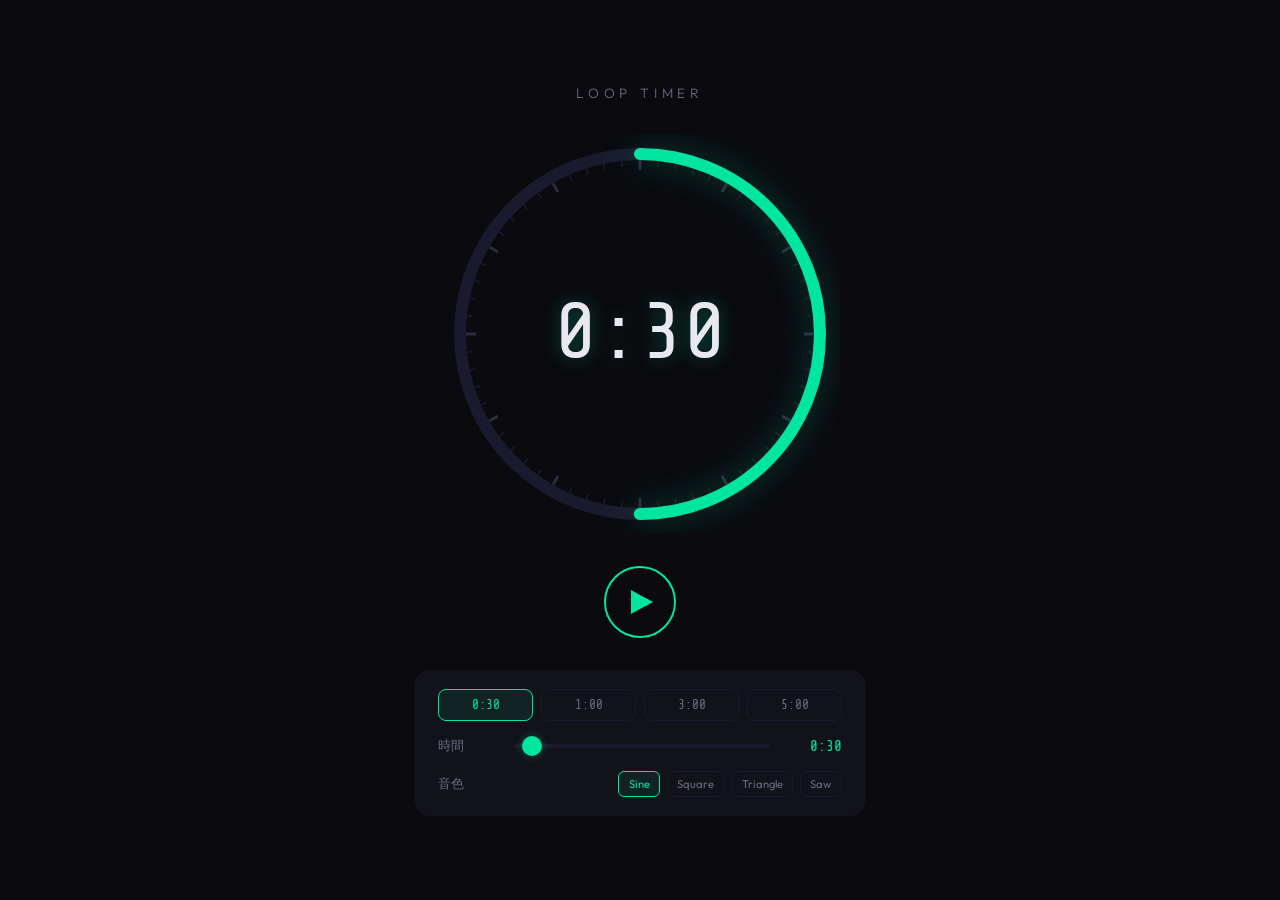
<file: loop-timer.html>
<!DOCTYPE html>
<html lang="ja">
<head>
<meta charset="UTF-8">
<meta name="viewport" content="width=device-width, initial-scale=1.0, user-scalable=no">
<title>Loop Timer</title>
<style>
  @import url('https://fonts.googleapis.com/css2?family=Share+Tech+Mono&family=Outfit:wght@300;500;700&display=swap');

  :root {
    --bg: #0a0a0f;
    --surface: #12121a;
    --ring-track: #1a1a2e;
    --ring-active: #00e5a0;
    --ring-warn: #ff3b5c;
    --text-primary: #e8e8f0;
    --text-secondary: #6a6a80;
    --accent: #00e5a0;
    --accent-glow: rgba(0, 229, 160, 0.3);
    --warn-glow: rgba(255, 59, 92, 0.4);
    --ring-size: min(70vw, 70vh, 400px);
  }

  * { margin: 0; padding: 0; box-sizing: border-box; }

  body {
    background: var(--bg);
    color: var(--text-primary);
    font-family: 'Outfit', sans-serif;
    min-height: 100dvh;
    display: flex;
    flex-direction: column;
    align-items: center;
    justify-content: center;
    overflow: hidden;
    -webkit-tap-highlight-color: transparent;
  }

  /* ── Ambient glow ── */
  .ambient {
    position: fixed;
    width: 600px; height: 600px;
    border-radius: 50%;
    filter: blur(120px);
    opacity: 0;
    pointer-events: none;
    transition: opacity 1.2s ease;
    z-index: 0;
  }
  .ambient.active { opacity: 0.15; background: var(--accent); }
  .ambient.warn   { opacity: 0.2; background: var(--ring-warn); }

  /* ── Main container ── */
  .container {
    position: relative;
    z-index: 1;
    display: flex;
    flex-direction: column;
    align-items: center;
    gap: 2rem;
    padding: 1.5rem;
    width: 100%;
    max-width: 500px;
  }

  /* ── Title ── */
  .title {
    font-weight: 300;
    font-size: 0.85rem;
    letter-spacing: 0.35em;
    text-transform: uppercase;
    color: var(--text-secondary);
  }

  /* ── Ring area ── */
  .ring-wrapper {
    position: relative;
    width: var(--ring-size);
    height: var(--ring-size);
  }

  .ring-svg {
    width: 100%;
    height: 100%;
    transform: rotate(-90deg);
  }

  .ring-track {
    fill: none;
    stroke: var(--ring-track);
    stroke-width: 6;
  }

  .ring-progress {
    fill: none;
    stroke: var(--ring-active);
    stroke-width: 6;
    stroke-linecap: round;
    transition: stroke 0.4s ease;
    filter: drop-shadow(0 0 8px var(--accent-glow));
  }

  .ring-progress.warn {
    stroke: var(--ring-warn);
    filter: drop-shadow(0 0 12px var(--warn-glow));
  }

  /* ── Tick marks ── */
  .ring-ticks { fill: none; stroke: var(--ring-track); stroke-width: 1; }

  /* ── Center display ── */
  .center-display {
    position: absolute;
    top: 50%; left: 50%;
    transform: translate(-50%, -50%);
    text-align: center;
    display: flex;
    flex-direction: column;
    align-items: center;
    gap: 0.3rem;
  }

  .time-display {
    font-family: 'Share Tech Mono', monospace;
    font-size: clamp(2.8rem, 10vw, 5rem);
    line-height: 1;
    color: var(--text-primary);
    text-shadow: 0 0 20px var(--accent-glow);
    transition: text-shadow 0.4s ease, color 0.4s ease;
  }

  .time-display.warn {
    color: var(--ring-warn);
    text-shadow: 0 0 30px var(--warn-glow);
  }

  .loop-count {
    font-size: 0.8rem;
    font-weight: 300;
    color: var(--text-secondary);
    letter-spacing: 0.15em;
  }

  /* ── Controls ── */
  .controls {
    display: flex;
    flex-direction: column;
    align-items: center;
    gap: 1.2rem;
    width: 100%;
  }

  /* ── Start / Stop button ── */
  .btn-main {
    width: 72px; height: 72px;
    border-radius: 50%;
    border: 2px solid var(--accent);
    background: transparent;
    cursor: pointer;
    display: flex;
    align-items: center;
    justify-content: center;
    transition: all 0.25s ease;
    position: relative;
  }
  .btn-main:hover { background: rgba(0, 229, 160, 0.08); }
  .btn-main:active { transform: scale(0.93); }

  .btn-main .icon-play {
    width: 0; height: 0;
    border-style: solid;
    border-width: 12px 0 12px 22px;
    border-color: transparent transparent transparent var(--accent);
    margin-left: 4px;
  }

  .btn-main .icon-stop {
    width: 22px; height: 22px;
    background: var(--ring-warn);
    border-radius: 3px;
    display: none;
  }

  .btn-main.running .icon-play { display: none; }
  .btn-main.running .icon-stop { display: block; }
  .btn-main.running { border-color: var(--ring-warn); }
  .btn-main.running:hover { background: rgba(255, 59, 92, 0.08); }

  /* ── Settings panel ── */
  .settings {
    width: 100%;
    background: var(--surface);
    border-radius: 16px;
    padding: 1.2rem 1.5rem;
    display: flex;
    flex-direction: column;
    gap: 1rem;
    transition: opacity 0.3s ease, transform 0.3s ease;
  }

  .settings.hidden {
    opacity: 0.3;
    pointer-events: none;
    transform: scale(0.97);
  }

  .setting-row {
    display: flex;
    align-items: center;
    justify-content: space-between;
    gap: 1rem;
  }

  .setting-label {
    font-size: 0.8rem;
    font-weight: 500;
    color: var(--text-secondary);
    white-space: nowrap;
    min-width: 60px;
  }

  .setting-value {
    font-family: 'Share Tech Mono', monospace;
    font-size: 0.9rem;
    color: var(--accent);
    min-width: 55px;
    text-align: right;
  }

  /* ── Slider ── */
  input[type="range"] {
    -webkit-appearance: none;
    appearance: none;
    flex: 1;
    height: 4px;
    background: var(--ring-track);
    border-radius: 2px;
    outline: none;
  }

  input[type="range"]::-webkit-slider-thumb {
    -webkit-appearance: none;
    width: 20px; height: 20px;
    border-radius: 50%;
    background: var(--accent);
    cursor: pointer;
    box-shadow: 0 0 10px var(--accent-glow);
  }

  input[type="range"]::-moz-range-thumb {
    width: 20px; height: 20px;
    border-radius: 50%;
    background: var(--accent);
    cursor: pointer;
    border: none;
    box-shadow: 0 0 10px var(--accent-glow);
  }

  /* ── Waveform selector ── */
  .wave-selector {
    display: flex;
    gap: 0.4rem;
    flex: 1;
    justify-content: flex-end;
  }

  .wave-btn {
    padding: 0.3rem 0.6rem;
    border: 1px solid var(--ring-track);
    border-radius: 6px;
    background: transparent;
    color: var(--text-secondary);
    font-family: 'Outfit', sans-serif;
    font-size: 0.7rem;
    cursor: pointer;
    transition: all 0.2s ease;
  }

  .wave-btn.active {
    border-color: var(--accent);
    color: var(--accent);
    background: rgba(0, 229, 160, 0.08);
  }

  .wave-btn:hover:not(.active) {
    border-color: var(--text-secondary);
    color: var(--text-primary);
  }

  /* ── Preset buttons ── */
  .preset-row {
    display: flex;
    gap: 0.5rem;
    width: 100%;
  }

  .preset-btn {
    flex: 1;
    padding: 0.5rem 0.3rem;
    border: 1px solid var(--ring-track);
    border-radius: 8px;
    background: transparent;
    color: var(--text-secondary);
    font-family: 'Share Tech Mono', monospace;
    font-size: 0.8rem;
    cursor: pointer;
    transition: all 0.2s ease;
  }

  .preset-btn.active {
    border-color: var(--accent);
    color: var(--accent);
    background: rgba(0, 229, 160, 0.08);
  }

  .preset-btn:hover:not(.active) {
    border-color: var(--text-secondary);
    color: var(--text-primary);
  }

  .preset-btn:active {
    transform: scale(0.95);
  }

  /* ── Pulse animation for countdown beeps ── */
  @keyframes pulse-ring {
    0% { opacity: 1; }
    50% { opacity: 0.5; }
    100% { opacity: 1; }
  }

  .ring-wrapper.pulse .ring-progress {
    animation: pulse-ring 0.3s ease;
  }

  /* ── Wake lock indicator ── */
  .wake-lock-badge {
    position: fixed;
    top: 12px; right: 12px;
    font-size: 0.65rem;
    color: var(--text-secondary);
    opacity: 0;
    transition: opacity 0.4s ease;
  }
  .wake-lock-badge.on { opacity: 0.6; }

  /* ── Responsive ── */
  @media (max-height: 700px) {
    .container { gap: 1rem; }
    :root { --ring-size: min(55vw, 55vh, 300px); }
  }

  @media (max-width: 380px) {
    .settings { padding: 1rem; }
    .wave-btn { padding: 0.25rem 0.45rem; font-size: 0.65rem; }
  }
</style>
</head>
<body>

<div class="ambient" id="ambient"></div>

<div class="container">
  <div class="title">Loop Timer</div>

  <div class="ring-wrapper" id="ringWrapper">
    <svg class="ring-svg" viewBox="0 0 200 200" id="ringSvg">
      <!-- Tick marks -->
      <g id="ticks"></g>
      <!-- Track -->
      <circle class="ring-track" cx="100" cy="100" r="90" />
      <!-- Progress -->
      <circle class="ring-progress" id="ringProgress" cx="100" cy="100" r="90"
        stroke-dasharray="565.49" stroke-dashoffset="0" />
    </svg>

    <div class="center-display">
      <div class="time-display" id="timeDisplay">0:30</div>
      <div class="loop-count" id="loopCount"></div>
    </div>
  </div>

  <button class="btn-main" id="btnMain" aria-label="Start / Stop">
    <div class="icon-play"></div>
    <div class="icon-stop"></div>
  </button>

  <div class="settings" id="settings">
    <div class="preset-row" id="presetRow">
      <button class="preset-btn active" data-sec="30">0:30</button>
      <button class="preset-btn" data-sec="60">1:00</button>
      <button class="preset-btn" data-sec="180">3:00</button>
      <button class="preset-btn" data-sec="300">5:00</button>
    </div>
    <div class="setting-row">
      <span class="setting-label">時間</span>
      <input type="range" id="sliderTime" min="10" max="600" value="30" step="5">
      <span class="setting-value" id="valTime">0:30</span>
    </div>
    <div class="setting-row">
      <span class="setting-label">音色</span>
      <div class="wave-selector" id="waveSelector">
        <button class="wave-btn active" data-wave="sine">Sine</button>
        <button class="wave-btn" data-wave="square">Square</button>
        <button class="wave-btn" data-wave="triangle">Triangle</button>
        <button class="wave-btn" data-wave="sawtooth">Saw</button>
      </div>
    </div>
  </div>
</div>

<div class="wake-lock-badge" id="wakeBadge">☀ Screen On</div>

<script>
(() => {
  // ── Elements ──
  const $ = id => document.getElementById(id);
  const ringProgress = $('ringProgress');
  const timeDisplay  = $('timeDisplay');
  const loopCount    = $('loopCount');
  const btnMain      = $('btnMain');
  const settings     = $('settings');
  const sliderTime   = $('sliderTime');
  const valTime      = $('valTime');
  const waveSelector = $('waveSelector');
  const presetRow    = $('presetRow');
  const ambient      = $('ambient');
  const ringWrapper  = $('ringWrapper');
  const wakeBadge    = $('wakeBadge');

  // ── State ──
  const CIRCUMFERENCE = 2 * Math.PI * 90; // ~565.49
  let totalSeconds = 30;
  let remaining    = totalSeconds;
  let running      = false;
  let loops        = 0;
  let waveType     = 'sine';
  let intervalId   = null;
  let lastTickAt   = 0;
  let audioCtx     = null;
  let wakeLock     = null;

  // ── Tick marks (60 marks around circle) ──
  (() => {
    const g = $('ticks');
    for (let i = 0; i < 60; i++) {
      const angle = (i / 60) * 360;
      const rad = (angle - 90) * Math.PI / 180;
      const isMajor = i % 5 === 0;
      const r1 = isMajor ? 82 : 84;
      const r2 = 87;
      const x1 = 100 + r1 * Math.cos(rad);
      const y1 = 100 + r1 * Math.sin(rad);
      const x2 = 100 + r2 * Math.cos(rad);
      const y2 = 100 + r2 * Math.sin(rad);
      const line = document.createElementNS('http://www.w3.org/2000/svg', 'line');
      line.setAttribute('x1', x1);
      line.setAttribute('y1', y1);
      line.setAttribute('x2', x2);
      line.setAttribute('y2', y2);
      line.setAttribute('stroke', isMajor ? '#2a2a40' : '#1a1a2e');
      line.setAttribute('stroke-width', isMajor ? 1.5 : 0.8);
      g.appendChild(line);
    }
  })();

  // ── Helpers ──
  function fmt(sec) {
    const m = Math.floor(sec / 60);
    const s = sec % 60;
    return `${m}:${String(s).padStart(2, '0')}`;
  }

  function updateRing(sec) {
    // Show progress within the current 60-second segment
    const inMinute = sec % 60;
    const fraction = inMinute / 60;
    const offset = CIRCUMFERENCE * fraction;
    ringProgress.setAttribute('stroke-dashoffset', offset);
  }

  function updateDisplay() {
    timeDisplay.textContent = fmt(remaining);
    updateRing(remaining);

    const isWarn = remaining <= 10 && remaining > 0;
    ringProgress.classList.toggle('warn', isWarn);
    timeDisplay.classList.toggle('warn', isWarn);
    ambient.classList.toggle('active', running && !isWarn);
    ambient.classList.toggle('warn', running && isWarn);

    if (loops > 0) {
      loopCount.textContent = `Loop ${loops}`;
    }
  }

  // ── Audio ──
  function ensureAudio() {
    if (!audioCtx) audioCtx = new (window.AudioContext || window.webkitAudioContext)();
    if (audioCtx.state === 'suspended') audioCtx.resume();
  }

  function beep(freq, duration, vol = 0.3) {
    ensureAudio();
    const osc = audioCtx.createOscillator();
    const gain = audioCtx.createGain();
    osc.type = waveType;
    osc.frequency.value = freq;
    gain.gain.setValueAtTime(vol, audioCtx.currentTime);
    gain.gain.exponentialRampToValueAtTime(0.001, audioCtx.currentTime + duration);
    osc.connect(gain).connect(audioCtx.destination);
    osc.start();
    osc.stop(audioCtx.currentTime + duration);
  }

  function playTick() {
    beep(880, 0.08, 0.25);
  }

  function playComplete() {
    // Two-tone chime
    beep(660, 0.15, 0.4);
    setTimeout(() => beep(880, 0.25, 0.4), 150);
    setTimeout(() => beep(1100, 0.35, 0.35), 350);
  }

  // ── Wake Lock ──
  async function requestWakeLock() {
    try {
      if ('wakeLock' in navigator) {
        wakeLock = await navigator.wakeLock.request('screen');
        wakeBadge.classList.add('on');
        wakeLock.addEventListener('release', () => {
          wakeBadge.classList.remove('on');
        });
      }
    } catch (e) { /* ignore */ }
  }

  async function releaseWakeLock() {
    if (wakeLock) {
      await wakeLock.release().catch(() => {});
      wakeLock = null;
    }
    wakeBadge.classList.remove('on');
  }

  // Re-acquire wake lock on visibility change
  document.addEventListener('visibilitychange', () => {
    if (document.visibilityState === 'visible' && running) {
      requestWakeLock();
    }
  });

  // ── Timer logic ──
  function tick() {
    const now = performance.now();
    // Guard against double-ticks
    if (now - lastTickAt < 800) return;
    lastTickAt = now;

    remaining--;

    if (remaining <= 10 && remaining > 0) {
      playTick();
      // Visual pulse
      ringWrapper.classList.remove('pulse');
      void ringWrapper.offsetWidth; // reflow
      ringWrapper.classList.add('pulse');
    }

    if (remaining <= 0) {
      playComplete();
      loops++;
      remaining = totalSeconds;
    }

    updateDisplay();
  }

  function start() {
    ensureAudio();
    running = true;
    remaining = totalSeconds;
    loops = 0;
    lastTickAt = 0;
    btnMain.classList.add('running');
    settings.classList.add('hidden');
    ambient.classList.add('active');
    updateDisplay();
    requestWakeLock();

    // Use setInterval with 1s; also use a worker fallback for background tabs
    intervalId = setInterval(tick, 1000);
  }

  function stop() {
    running = false;
    clearInterval(intervalId);
    intervalId = null;
    btnMain.classList.remove('running');
    settings.classList.remove('hidden');
    ambient.classList.remove('active');
    ambient.classList.remove('warn');
    ringProgress.classList.remove('warn');
    timeDisplay.classList.remove('warn');
    remaining = totalSeconds;
    loops = 0;
    loopCount.textContent = '';
    updateDisplay();
    releaseWakeLock();
  }

  // ── Event handlers ──
  btnMain.addEventListener('click', () => {
    if (running) stop(); else start();
  });

  sliderTime.addEventListener('input', () => {
    totalSeconds = parseInt(sliderTime.value, 10);
    remaining = totalSeconds;
    valTime.textContent = fmt(totalSeconds);
    timeDisplay.textContent = fmt(totalSeconds);
    updateRing(remaining);
    // Sync preset highlight
    presetRow.querySelectorAll('.preset-btn').forEach(b => {
      b.classList.toggle('active', parseInt(b.dataset.sec, 10) === totalSeconds);
    });
  });

  presetRow.addEventListener('click', (e) => {
    const btn = e.target.closest('.preset-btn');
    if (!btn) return;
    presetRow.querySelectorAll('.preset-btn').forEach(b => b.classList.remove('active'));
    btn.classList.add('active');
    totalSeconds = parseInt(btn.dataset.sec, 10);
    remaining = totalSeconds;
    sliderTime.value = totalSeconds;
    valTime.textContent = fmt(totalSeconds);
    updateDisplay();
  });

  waveSelector.addEventListener('click', (e) => {
    const btn = e.target.closest('.wave-btn');
    if (!btn) return;
    waveSelector.querySelectorAll('.wave-btn').forEach(b => b.classList.remove('active'));
    btn.classList.add('active');
    waveType = btn.dataset.wave;
    ensureAudio();
    beep(660, 0.12, 0.2);
  });

  // ── Background timer resilience ──
  // When tab goes background, setInterval may throttle.
  // Use visibilitychange to correct drift.
  let lastVisibleTime = Date.now();
  let remainingAtHide = 0;

  document.addEventListener('visibilitychange', () => {
    if (!running) return;
    if (document.visibilityState === 'hidden') {
      lastVisibleTime = Date.now();
      remainingAtHide = remaining;
    } else {
      // Correct for elapsed time while hidden
      const elapsed = Math.round((Date.now() - lastVisibleTime) / 1000);
      if (elapsed > 1) {
        let adjusted = remainingAtHide - elapsed;
        // Handle loops that happened while hidden
        while (adjusted <= 0) {
          loops++;
          adjusted += totalSeconds;
        }
        remaining = adjusted;
        updateDisplay();
      }
    }
  });

  // ── Init ──
  // URL param: ?t=60 sets timer to 60 seconds
  const urlT = new URLSearchParams(location.search).get('t');
  if (urlT) {
    const sec = Math.max(10, Math.min(600, parseInt(urlT, 10) || 30));
    totalSeconds = sec;
    remaining = sec;
    sliderTime.value = sec;
    valTime.textContent = fmt(sec);
    timeDisplay.textContent = fmt(sec);
    presetRow.querySelectorAll('.preset-btn').forEach(b => {
      b.classList.toggle('active', parseInt(b.dataset.sec, 10) === sec);
    });
  }

  ringProgress.setAttribute('stroke-dasharray', CIRCUMFERENCE);
  updateDisplay();
})();
</script>
</body>
</html>
</file>
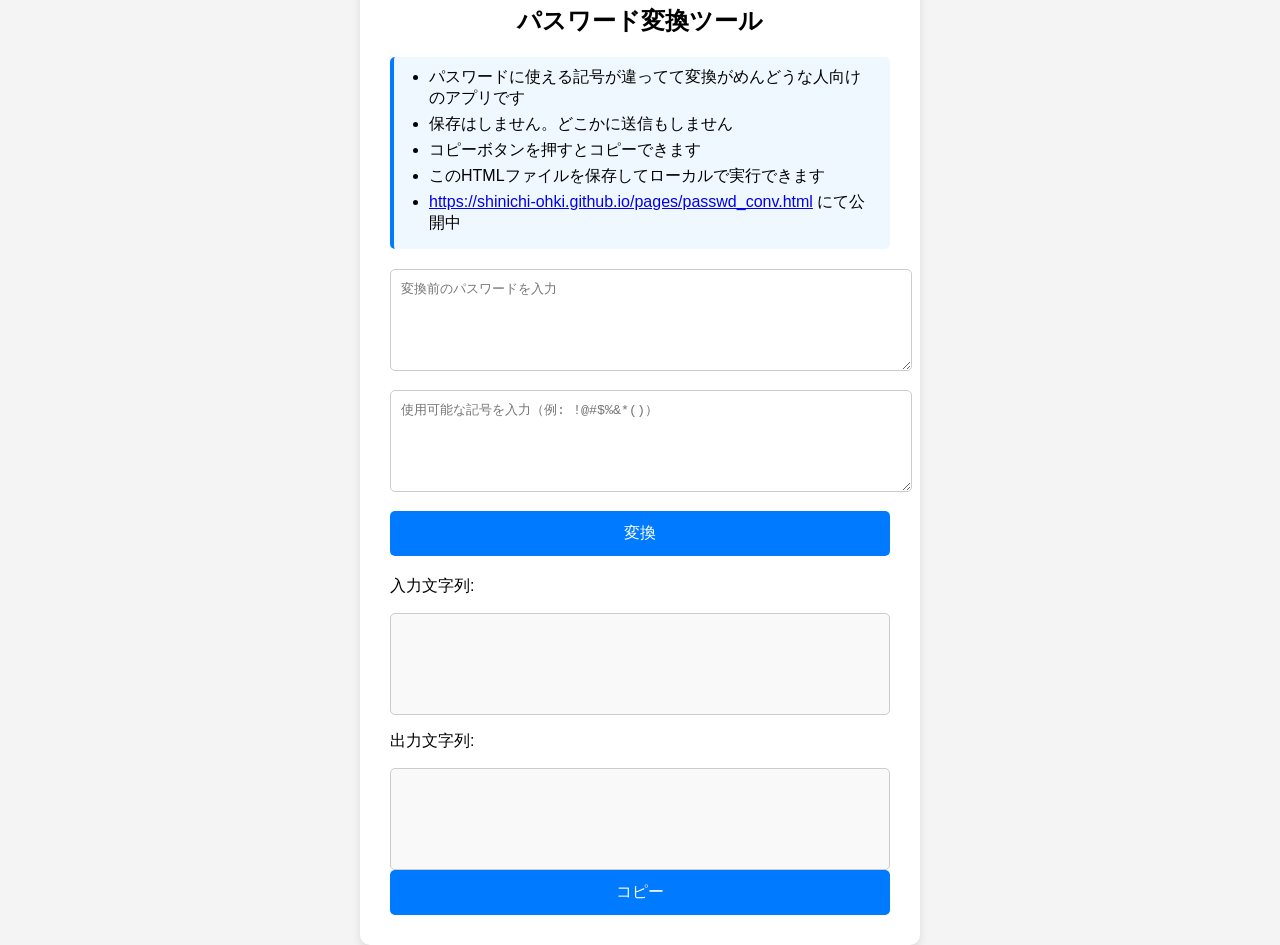
<file: passwd_conv.html>
<!DOCTYPE html>
<html lang="ja">
<head>
    <meta charset="UTF-8" />
    <meta name="viewport" content="width=device-width, initial-scale=1.0" />
    <title>パスワード変換ツール</title>
    <style>
        body {
            font-family: Arial, sans-serif;
            background-color: #f4f4f4;
            display: flex;
            justify-content: center;
            align-items: center;
            height: 100vh;
            margin: 0;
        }

        .container {
            background-color: #fff;
            padding: 30px;
            border-radius: 10px;
            box-shadow: 0 4px 8px rgba(0, 0, 0, 0.1);
            width: 100%;
            max-width: 500px;
        }

        h2 {
            text-align: center;
            margin-bottom: 20px;
        }

        textarea {
            width: 100%;
            height: 80px;
            padding: 10px;
            margin-bottom: 15px;
            border: 1px solid #ccc;
            border-radius: 5px;
        }

        button {
            width: 100%;
            padding: 12px;
            background-color: #007bff;
            color: white;
            border: none;
            border-radius: 5px;
            cursor: pointer;
            font-size: 16px;
        }

        button:hover {
            background-color: #0056b3;
        }

        .output {
            margin-top: 20px;
        }

        /* 変換された文字用のスタイル */
        .result-container {
            margin-top: 15px;
            font-family: monospace;
            font-size: 16px;
            border: 1px solid #ccc;
            border-radius: 5px;
            padding: 10px;
            background-color: #f9f9f9;
            min-height: 80px;
            white-space: pre-wrap;
            word-break: break-all;
        }
        
        .changed-char {
            color: red;
            font-weight: bold;
        }
        
        .description {
            background-color: #f0f8ff;
            border-left: 4px solid #007bff;
            padding: 10px 15px;
            margin-bottom: 20px;
            border-radius: 5px;
        }
        
        .description ul {
            margin: 0;
            padding-left: 20px;
        }
        
        .description li {
            margin-bottom: 5px;
        }
    </style>
</head>
<body>
    <div class="container">
        <h2>パスワード変換ツール</h2>
        <div class="description">
            <ul>
                <li>パスワードに使える記号が違ってて変換がめんどうな人向けのアプリです</li>
                <li>保存はしません。どこかに送信もしません</li>
                <li>コピーボタンを押すとコピーできます</li>
                <li>このHTMLファイルを保存してローカルで実行できます</li>
                <li><A href="https://shinichi-ohki.github.io/pages/passwd_conv.html">https://shinichi-ohki.github.io/pages/passwd_conv.html</A> にて公開中</li>
            </ul>
        </div>
        <textarea id="input-password" placeholder="変換前のパスワードを入力"></textarea>
        <textarea id="input-symbols" placeholder="使用可能な記号を入力（例: !@#$%&*()）"></textarea>
        <button onclick="process()">変換</button>
        <div class="output">
            <div>
                <p>入力文字列:</p>
                <div id="input-display" class="result-container"></div>
            </div>
            <div>
                <p>出力文字列:</p>
                <div id="output-display" class="result-container"></div>
            </div>
            <textarea id="output-password" readonly style="display: none;"></textarea>
            <button onclick="copyToClipboard()">コピー</button>
        </div>
    </div>

    <script>
        function replacePassword(input, allowedSymbols) {
            let result = '';
            let changedPositions = [];
            
            for (let i = 0; i < input.length; i++) {
                let char = input[i];
                if (allowedSymbols.includes(char)) {
                    result += char;
                } else {
                    // アルファベットと数字はそのまま、記号のみを置換
                    if (/[a-zA-Z0-9]/.test(char)) {
                        result += char;
                    } else {
                        let randomChar = allowedSymbols[Math.floor(Math.random() * allowedSymbols.length)];
                        result += randomChar;
                        changedPositions.push(i); // 変更された位置を記録
                    }
                }
            }
            return { result, changedPositions };
        }

        function process() {
            let input = document.getElementById('input-password').value;
            let symbols = document.getElementById('input-symbols').value;

            if (!symbols) {
                alert("使用可能な記号を入力してください");
                return;
            }

            let { result, changedPositions } = replacePassword(input, symbols);
            document.getElementById('output-password').value = result;
            
            // 入力と出力のテキストを表示（変更された文字を赤く表示）
            displayWithHighlight('input-display', input, changedPositions);
            displayWithHighlight('output-display', result, changedPositions);
        }
        
        function displayWithHighlight(elementId, text, highlightPositions) {
            const container = document.getElementById(elementId);
            container.innerHTML = '';
            
            for (let i = 0; i < text.length; i++) {
                const span = document.createElement('span');
                span.textContent = text[i];
                
                if (highlightPositions.includes(i)) {
                    span.className = 'changed-char';
                }
                
                container.appendChild(span);
            }
        }

        function copyToClipboard() {
            let output = document.getElementById('output-password');
            navigator.clipboard.writeText(output.value);
            alert("コピーしました");
        }
    </script>
</body>
</html>
</file>
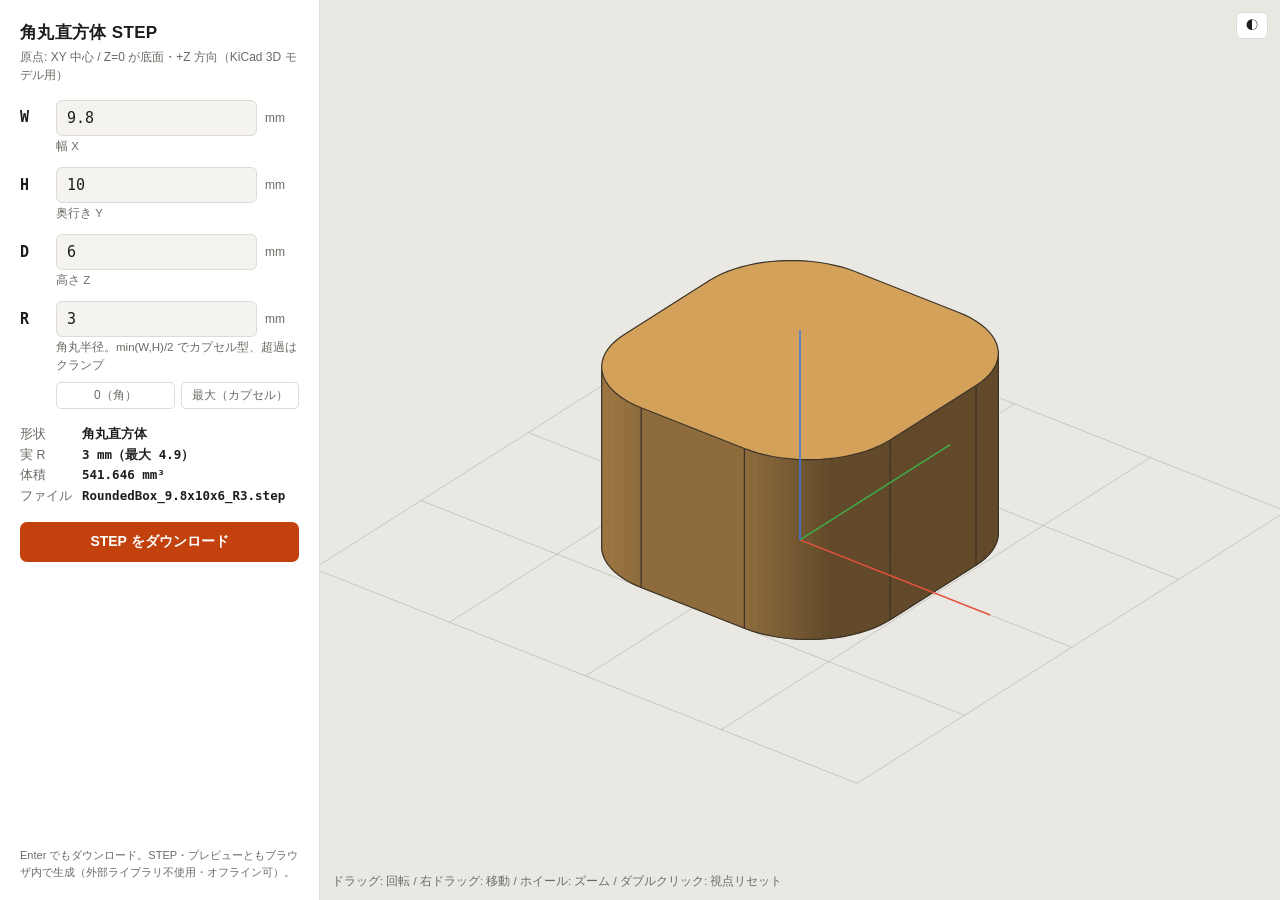
<file: rounded_box.html>
<!doctype html>
<html lang="ja">
<head>
<meta charset="utf-8">
<meta name="viewport" content="width=device-width, initial-scale=1">
<title>Rounded Box STEP</title>
<style>
:root {
  --bg: #f4f3ef; --panel: #ffffff; --ink: #1d1d1b; --muted: #6b6a64; --line: #dddbd3;
  --accent: #c2410c; --accent-ink: #ffffff; --warn-bg: #fff4e0; --warn-ink: #8a4b00;
  --view: #e9e8e2; --model: #d7a35c; --edge: #3a3227;
}
@media (prefers-color-scheme: dark) {
  :root:not([data-theme="light"]) {
    --bg: #161614; --panel: #201f1c; --ink: #ecebe6; --muted: #9b9990; --line: #34322d;
    --accent: #f08a4b; --accent-ink: #1a0f08; --warn-bg: #3a2a12; --warn-ink: #f5c27a;
    --view: #12110f; --model: #c8934c; --edge: #f1dfc2;
  }
}
:root[data-theme="dark"] {
  --bg: #161614; --panel: #201f1c; --ink: #ecebe6; --muted: #9b9990; --line: #34322d;
  --accent: #f08a4b; --accent-ink: #1a0f08; --warn-bg: #3a2a12; --warn-ink: #f5c27a;
  --view: #12110f; --model: #c8934c; --edge: #f1dfc2;
}
* { box-sizing: border-box; }
html, body { margin: 0; height: 100%; }
body {
  background: var(--bg); color: var(--ink);
  font: 14px/1.5 -apple-system, BlinkMacSystemFont, "Hiragino Sans", "Noto Sans JP", sans-serif;
  display: grid; grid-template-columns: 320px 1fr; min-height: 100vh;
}
aside {
  background: var(--panel); border-right: 1px solid var(--line);
  padding: 20px; display: flex; flex-direction: column; gap: 16px;
}
h1 { font-size: 17px; margin: 0; letter-spacing: .02em; }
.sub { color: var(--muted); font-size: 12px; margin-top: 2px; }
.field { display: grid; grid-template-columns: 28px 1fr 34px; align-items: center; gap: 8px; }
.field label { font-weight: 700; font-family: ui-monospace, Menlo, monospace; font-size: 15px; }
.field .hint { grid-column: 2 / 4; color: var(--muted); font-size: 11.5px; margin-top: -6px; }
.field .unit { color: var(--muted); font-size: 12px; }
input[type=number] {
  width: 100%; padding: 8px 10px; border: 1px solid var(--line); border-radius: 6px;
  background: var(--bg); color: var(--ink); font: 15px ui-monospace, Menlo, monospace;
}
input[type=number]:focus { outline: 2px solid var(--accent); outline-offset: -1px; border-color: transparent; }
input.bad { outline: 2px solid #d33; outline-offset: -1px; }
.fields { display: flex; flex-direction: column; gap: 12px; }
.rrow { display: flex; gap: 6px; grid-column: 2 / 4; }
.rrow button {
  flex: 1; padding: 4px 0; font-size: 12px; border-radius: 5px; cursor: pointer;
  border: 1px solid var(--line); background: transparent; color: var(--muted);
}
.rrow button:hover { color: var(--ink); border-color: var(--muted); }
.msg { border-radius: 6px; padding: 8px 10px; font-size: 12.5px; background: var(--warn-bg); color: var(--warn-ink); }
.msg:empty { display: none; }
.info { font-size: 12.5px; color: var(--muted); display: grid; grid-template-columns: auto 1fr; gap: 2px 10px; }
.info b { color: var(--ink); font-weight: 600; font-family: ui-monospace, Menlo, monospace; word-break: break-all; }
#dl {
  padding: 11px; border: 0; border-radius: 7px; background: var(--accent); color: var(--accent-ink);
  font-weight: 700; font-size: 14px; cursor: pointer;
}
#dl:disabled { opacity: .4; cursor: not-allowed; }
.foot { margin-top: auto; color: var(--muted); font-size: 11px; }
main { position: relative; background: var(--view); min-height: 320px; overflow: hidden; }
#view { position: absolute; inset: 0; }
#view canvas { position: absolute; inset: 0; width: 100%; height: 100%; display: block; }
.badge {
  position: absolute; left: 12px; bottom: 10px; font-size: 11.5px; color: var(--muted);
  pointer-events: none;
}
#theme {
  position: absolute; right: 12px; top: 12px; border: 1px solid var(--line); background: var(--panel);
  color: var(--ink); border-radius: 6px; padding: 4px 9px; cursor: pointer; font-size: 12px;
}
@media (max-width: 760px) {
  body { grid-template-columns: 1fr; grid-template-rows: auto 60vh; }
  aside { border-right: 0; border-bottom: 1px solid var(--line); padding: 16px; }
}
</style>
</head>
<body>
<aside>
  <div>
    <h1>角丸直方体 STEP</h1>
    <div class="sub">原点: XY 中心 / Z=0 が底面・+Z 方向（KiCad 3D モデル用）</div>
  </div>

  <div class="fields">
    <div class="field">
      <label for="W">W</label><input id="W" type="number" step="0.1" min="0" value="9.8"><span class="unit">mm</span>
      <div class="hint">幅 X</div>
    </div>
    <div class="field">
      <label for="H">H</label><input id="H" type="number" step="0.1" min="0" value="10"><span class="unit">mm</span>
      <div class="hint">奥行き Y</div>
    </div>
    <div class="field">
      <label for="D">D</label><input id="D" type="number" step="0.1" min="0" value="6"><span class="unit">mm</span>
      <div class="hint">高さ Z</div>
    </div>
    <div class="field">
      <label for="R">R</label><input id="R" type="number" step="0.1" min="0" value="3"><span class="unit">mm</span>
      <div class="hint">角丸半径。min(W,H)/2 でカプセル型、超過はクランプ</div>
      <div class="rrow">
        <button type="button" data-r="0">0（角）</button>
        <button type="button" data-r="max">最大（カプセル）</button>
      </div>
    </div>
  </div>

  <div id="msg" class="msg"></div>

  <div class="info">
    <span>形状</span><b id="kind">-</b>
    <span>実 R</span><b id="rEff">-</b>
    <span>体積</span><b id="vol">-</b>
    <span>ファイル</span><b id="fname">-</b>
  </div>

  <button id="dl" type="button">STEP をダウンロード</button>

  <div class="foot">Enter でもダウンロード。STEP・プレビューともブラウザ内で生成（外部ライブラリ不使用・オフライン可）。</div>
</aside>

<main>
  <div id="view"></div>
  <button id="theme" type="button" title="テーマ切替">◐</button>
  <div class="badge">ドラッグ: 回転 / 右ドラッグ: 移動 / ホイール: ズーム / ダブルクリック: 視点リセット</div>
</main>

<!-- STEP 生成 -->
<script id="stepgen">
"use strict";
const EPS = 1e-9;

/** Python の f"{x:g}" 相当（有効6桁、末尾ゼロ除去） */
function fmtG(x) {
  return String(Number(x.toPrecision(6)));
}

/** STEP の REAL 表記（必ず小数点を含める） */
function fmtR(x) {
  if (Math.abs(x) < 1e-12) return "0.";
  let s = String(Number(x.toPrecision(15)));
  if (s.includes("e")) {
    let [m, e] = s.split("e");
    if (!m.includes(".")) m += ".";
    const n = parseInt(e, 10);
    return m + "E" + (n < 0 ? "-" : "+") + String(Math.abs(n)).padStart(2, "0");
  }
  if (!s.includes(".")) s += ".";
  return s;
}

/**
 * 入力を検証し、R のクランプと形状種別を決める。
 * rounded_box.py と同じ判定: R > min(W,H)/2 → クランプ、R == min(W,H)/2 → カプセル / 円柱。
 */
function resolveParams(w, h, d, r) {
  const errors = [];
  if (!(w > 0)) errors.push("W は正の数にしてください");
  if (!(h > 0)) errors.push("H は正の数にしてください");
  if (!(d > 0)) errors.push("D は正の数にしてください");
  if (!(r >= 0)) errors.push("R は 0 以上にしてください");
  if (errors.length) return { errors };
  const rMax = Math.min(w, h) / 2;
  let warn = "";
  if (r > rMax + EPS) {
    warn = `R=${fmtG(r)} は min(W,H)/2=${fmtG(rMax)} を超えるためクランプしました`;
    r = rMax;
  } else if (Math.abs(r - rMax) <= EPS) {
    r = rMax;
  }
  let kind;
  if (r === rMax) kind = Math.abs(w - h) <= EPS ? "円柱" : "カプセル型";
  else if (r <= EPS) { r = 0; kind = "直方体"; }
  else kind = "角丸直方体";
  return { errors, w, h, d, r, rMax, warn, kind };
}

/**
 * XY 平面の閉じた輪郭（反時計回り）をセグメント列で返す。
 * line: {type:'line', a:[x,y], b:[x,y]}
 * arc:  {type:'arc', a, b, c:[cx,cy]}（反時計回り、半径 r）
 * 長さ 0 の直線は除くので、カプセル型・円柱も同じ経路で作れる。
 */
function profile(w, h, r) {
  const hw = w / 2, hh = h / 2;
  const segs = [];
  const L = (a, b) => { if (Math.hypot(b[0] - a[0], b[1] - a[1]) > EPS) segs.push({ type: "line", a, b }); };
  const A = (a, b, c) => { if (r > 0) segs.push({ type: "arc", a, b, c }); };
  L([-hw + r, -hh], [hw - r, -hh]);
  A([hw - r, -hh], [hw, -hh + r], [hw - r, -hh + r]);
  L([hw, -hh + r], [hw, hh - r]);
  A([hw, hh - r], [hw - r, hh], [hw - r, hh - r]);
  L([hw - r, hh], [-hw + r, hh]);
  A([-hw + r, hh], [-hw, hh - r], [-hw + r, hh - r]);
  L([-hw, hh - r], [-hw, -hh + r]);
  A([-hw, -hh + r], [-hw + r, -hh], [-hw + r, -hh + r]);
  return segs;
}

function fileName(p) {
  return `RoundedBox_${fmtG(p.w)}x${fmtG(p.h)}x${fmtG(p.d)}_R${fmtG(p.r)}.step`;
}

function volume(p) {
  return (p.w * p.h - (4 - Math.PI) * p.r * p.r) * p.d;
}

/** 押し出し形状を STEP AP214 の MANIFOLD_SOLID_BREP として書き出す */
function buildStep(p, name) {
  const segs = profile(p.w, p.h, p.r);
  const n = segs.length;
  const lines = [];
  let id = 0;
  const add = (s) => { id += 1; lines.push(`#${id}=${s};`); return `#${id}`; };
  const pt = (x, y, z) => add(`CARTESIAN_POINT('',(${fmtR(x)},${fmtR(y)},${fmtR(z)}))`);
  const dir = (x, y, z) => add(`DIRECTION('',(${fmtR(x)},${fmtR(y)},${fmtR(z)}))`);
  const ax2 = (o, z, x) => add(`AXIS2_PLACEMENT_3D('',${pt(...o)},${dir(...z)},${dir(...x)})`);
  const lineCurve = (a, b) => {
    const dx = b[0] - a[0], dy = b[1] - a[1], dz = b[2] - a[2];
    const len = Math.hypot(dx, dy, dz);
    return add(`LINE('',${pt(...a)},${add(`VECTOR('',${dir(dx / len, dy / len, dz / len)},${fmtR(len)})`)})`);
  };
  const circleCurve = (c, z, start) => {
    const ux = start[0] - c[0], uy = start[1] - c[1];
    const ul = Math.hypot(ux, uy);
    return add(`CIRCLE('',${ax2([c[0], c[1], z], [0, 0, 1], [ux / ul, uy / ul, 0])},${fmtR(p.r)})`);
  };
  const edge = (v1, v2, curve) => add(`EDGE_CURVE('',${v1},${v2},${curve},.T.)`);
  const oe = (e, sense) => add(`ORIENTED_EDGE('',*,*,${e},${sense ? ".T." : ".F."})`);
  const face = (edgesWithSense, surface) => {
    const loop = add(`EDGE_LOOP('',(${edgesWithSense.map(([e, s]) => oe(e, s)).join(",")}))`);
    const bound = add(`FACE_OUTER_BOUND('',${loop},.T.)`);
    return add(`ADVANCED_FACE('',(${bound}),${surface},.T.)`);
  };

  // 頂点（seg i の始点 = 頂点 i）
  const vb = [], vt = [];
  for (let i = 0; i < n; i++) {
    const [x, y] = segs[i].a;
    vb.push(add(`VERTEX_POINT('',${pt(x, y, 0)})`));
    vt.push(add(`VERTEX_POINT('',${pt(x, y, p.d)})`));
  }
  // 稜線: 底 EB_i / 上 ET_i（頂点 i → i+1）、縦 EV_i（底 → 上）
  const eb = [], et = [], ev = [];
  for (let i = 0; i < n; i++) {
    const s = segs[i], j = (i + 1) % n;
    for (const [z, vs, arr] of [[0, vb, eb], [p.d, vt, et]]) {
      const curve = s.type === "line"
        ? lineCurve([s.a[0], s.a[1], z], [s.b[0], s.b[1], z])
        : circleCurve(s.c, z, s.a);
      arr.push(edge(vs[i], vs[j], curve));
    }
  }
  for (let i = 0; i < n; i++) {
    const [x, y] = segs[i].a;
    ev.push(edge(vb[i], vt[i], lineCurve([x, y, 0], [x, y, p.d])));
  }

  const faces = [];
  // 底面（外向き法線 -Z → ループは逆順・逆向き）
  faces.push(face(
    eb.map((e) => [e, false]).reverse(),
    add(`PLANE('',${ax2([0, 0, 0], [0, 0, -1], [1, 0, 0])})`),
  ));
  // 上面（+Z）
  faces.push(face(et.map((e) => [e, true]), add(`PLANE('',${ax2([0, 0, p.d], [0, 0, 1], [1, 0, 0])})`)));
  // 側面
  for (let i = 0; i < n; i++) {
    const s = segs[i], j = (i + 1) % n;
    let surf;
    if (s.type === "line") {
      const dx = s.b[0] - s.a[0], dy = s.b[1] - s.a[1], l = Math.hypot(dx, dy);
      const tx = dx / l, ty = dy / l;
      surf = add(`PLANE('',${ax2([s.a[0], s.a[1], 0], [ty, -tx, 0], [tx, ty, 0])})`);
    } else {
      surf = add(`CYLINDRICAL_SURFACE('',${ax2([s.c[0], s.c[1], 0], [0, 0, 1], [1, 0, 0])},${fmtR(p.r)})`);
    }
    faces.push(face([[eb[i], true], [ev[j], true], [et[i], false], [ev[i], false]], surf));
  }
  const shell = add(`CLOSED_SHELL('',(${faces.join(",")}))`);
  const solid = add(`MANIFOLD_SOLID_BREP('${name}',${shell})`);

  // 単位・製品情報
  const mm = add(`( LENGTH_UNIT() NAMED_UNIT(*) SI_UNIT(.MILLI.,.METRE.) )`);
  const rad = add(`( NAMED_UNIT(*) PLANE_ANGLE_UNIT() SI_UNIT($,.RADIAN.) )`);
  const sr = add(`( NAMED_UNIT(*) SI_UNIT($,.STERADIAN.) SOLID_ANGLE_UNIT() )`);
  const unc = add(`UNCERTAINTY_MEASURE_WITH_UNIT(LENGTH_MEASURE(1.E-07),${mm},'distance_accuracy_value','confusion accuracy')`);
  const ctx = add(`( GEOMETRIC_REPRESENTATION_CONTEXT(3) GLOBAL_UNCERTAINTY_ASSIGNED_CONTEXT((${unc})) GLOBAL_UNIT_ASSIGNED_CONTEXT((${mm},${rad},${sr})) REPRESENTATION_CONTEXT('Context #1','3D Context with UNIT and UNCERTAINTY') )`);
  const origin = ax2([0, 0, 0], [0, 0, 1], [1, 0, 0]);
  const rep = add(`ADVANCED_BREP_SHAPE_REPRESENTATION('',(${origin},${solid}),${ctx})`);
  const appCtx = add(`APPLICATION_CONTEXT('core data for automotive mechanical design processes')`);
  add(`APPLICATION_PROTOCOL_DEFINITION('international standard','automotive_design',2000,${appCtx})`);
  const prodCtx = add(`PRODUCT_CONTEXT('',${appCtx},'mechanical')`);
  const prod = add(`PRODUCT('${name}','${name}','',(${prodCtx}))`);
  add(`PRODUCT_RELATED_PRODUCT_CATEGORY('part',$,(${prod}))`);
  const pdf = add(`PRODUCT_DEFINITION_FORMATION('','',${prod})`);
  const pdc = add(`PRODUCT_DEFINITION_CONTEXT('part definition',${appCtx},'design')`);
  const pd = add(`PRODUCT_DEFINITION('design','',${pdf},${pdc})`);
  const pds = add(`PRODUCT_DEFINITION_SHAPE('','',${pd})`);
  add(`SHAPE_DEFINITION_REPRESENTATION(${pds},${rep})`);

  const ts = new Date().toISOString().slice(0, 19);
  return [
    "ISO-10303-21;",
    "HEADER;",
    "FILE_DESCRIPTION(('Open CASCADE Model'),'2;1');",
    `FILE_NAME('${name}.step','${ts}',(''),(''),'rounded_box.html','rounded_box.html','');`,
    "FILE_SCHEMA(('AUTOMOTIVE_DESIGN { 1 0 10303 214 1 1 1 1 }'));",
    "ENDSEC;",
    "DATA;",
    ...lines,
    "ENDSEC;",
    "END-ISO-10303-21;",
    "",
  ].join("\n");
}

if (typeof module !== "undefined") module.exports = { resolveParams, profile, buildStep, fileName, volume, fmtR, fmtG };
</script>

<!-- UI -->
<script>
"use strict";
(() => {
  const $ = (id) => document.getElementById(id);
  const inputs = ["W", "H", "D", "R"].map($);
  const STORE = "rounded_box_web.v1";

  try {
    const saved = JSON.parse(localStorage.getItem(STORE) || "null");
    if (saved) inputs.forEach((el) => { if (saved[el.id] != null) el.value = saved[el.id]; });
  } catch (_) { /* 保存なしで続行 */ }

  let current = null;

  function update() {
    const [w, h, d, r] = inputs.map((el) => (el.value.trim() === "" ? NaN : Number(el.value)));
    const p = resolveParams(w, h, d, r);
    inputs.forEach((el) => el.classList.remove("bad"));
    if (p.errors.length) {
      [[w, 0], [h, 1], [d, 2]].forEach(([v, i]) => { if (!(v > 0)) inputs[i].classList.add("bad"); });
      if (!(r >= 0)) inputs[3].classList.add("bad");
      $("msg").textContent = p.errors.join(" / ");
      $("dl").disabled = true;
      ["kind", "rEff", "vol", "fname"].forEach((k) => ($(k).textContent = "-"));
      current = null;
      return;
    }
    current = p;
    $("msg").textContent = p.warn;
    $("dl").disabled = false;
    $("kind").textContent = p.kind;
    $("rEff").textContent = `${fmtG(p.r)} mm（最大 ${fmtG(p.rMax)}）`;
    $("vol").textContent = `${fmtG(volume(p))} mm³`;
    $("fname").textContent = fileName(p);
    try { localStorage.setItem(STORE, JSON.stringify(Object.fromEntries(inputs.map((el) => [el.id, el.value])))); } catch (_) {}
    window.dispatchEvent(new CustomEvent("boxchange", { detail: p }));
  }

  function download() {
    if (!current) return;
    const fname = fileName(current);
    const text = buildStep(current, fname.replace(/\.step$/, ""));
    const url = URL.createObjectURL(new Blob([text], { type: "application/step" }));
    const a = document.createElement("a");
    a.href = url; a.download = fname;
    document.body.appendChild(a); a.click(); a.remove();
    setTimeout(() => URL.revokeObjectURL(url), 1000);
  }

  inputs.forEach((el) => {
    el.addEventListener("input", update);
    el.addEventListener("keydown", (e) => { if (e.key === "Enter") download(); });
  });
  document.querySelectorAll("[data-r]").forEach((b) => b.addEventListener("click", () => {
    const w = Number($("W").value), h = Number($("H").value);
    $("R").value = b.dataset.r === "max" ? fmtG(Math.min(w, h) / 2) : "0";
    update();
  }));
  $("dl").addEventListener("click", download);

  $("theme").addEventListener("click", () => {
    const root = document.documentElement;
    const dark = root.dataset.theme
      ? root.dataset.theme === "dark"
      : matchMedia("(prefers-color-scheme: dark)").matches;
    root.dataset.theme = dark ? "light" : "dark";
    window.dispatchEvent(new Event("themechange"));
  });

  window.__boxCurrent = () => current;
  update();
})();
</script>

<!-- 3D プレビュー（Canvas 2D・外部ライブラリ不使用。凸形状なので背面カリングだけで隠れ面処理できる） -->
<script>
"use strict";
(() => {
  const host = document.getElementById("view");
  const cv = document.createElement("canvas");
  host.appendChild(cv);
  const ctx = cv.getContext("2d");
  const INIT_AZ = Math.atan2(-0.95, 0.75), INIT_EL = Math.atan2(0.7, Math.hypot(0.75, 0.95));
  let az = INIT_AZ, el = INIT_EL, zoom = 1, panX = 0, panY = 0;
  let model = null, viewSize = 0;

  const css = (n) => getComputedStyle(document.documentElement).getPropertyValue(n).trim();
  const rgb = (hex) => {
    let m = hex.replace("#", "");
    if (m.length === 3) m = m.split("").map((c) => c + c).join("");
    const v = parseInt(m, 16);
    return [(v >> 16) & 255, (v >> 8) & 255, v & 255];
  };
  const dot = (a, b) => a[0] * b[0] + a[1] * b[1] + a[2] * b[2];

  function setModel(p) {
    const segs = profile(p.w, p.h, p.r);
    const pts = [], feat = new Set();
    for (const s of segs) {
      feat.add(pts.length);
      pts.push(s.a);
      if (s.type === "arc") {
        const a0 = Math.atan2(s.a[1] - s.c[1], s.a[0] - s.c[0]);
        let a1 = Math.atan2(s.b[1] - s.c[1], s.b[0] - s.c[0]);
        if (a1 <= a0) a1 += Math.PI * 2;
        const n = Math.max(8, Math.round(((a1 - a0) / (Math.PI / 2)) * 20));
        for (let i = 1; i < n; i++) {
          const t = a0 + ((a1 - a0) * i) / n;
          pts.push([s.c[0] + p.r * Math.cos(t), s.c[1] + p.r * Math.sin(t)]);
        }
      }
    }
    model = { p, pts, feat };
    // 大きさが大きく変わったときだけ表示倍率・位置を合わせ直す
    const size = Math.max(p.w, p.h, p.d);
    if (!viewSize || size / viewSize > 1.8 || size / viewSize < 0.55) {
      viewSize = size; zoom = 1; panX = panY = 0;
    }
    draw();
  }

  function draw() {
    // 表示サイズは CSS（100%）に任せ、ここでは描画解像度だけ決める（clientWidth の丸めでリサイズがループするのを防ぐ）
    const rect = host.getBoundingClientRect();
    const W = rect.width, H = rect.height, dpr = window.devicePixelRatio || 1;
    if (cv.width !== Math.round(W * dpr) || cv.height !== Math.round(H * dpr)) {
      cv.width = Math.round(W * dpr); cv.height = Math.round(H * dpr);
    }
    ctx.setTransform(dpr, 0, 0, dpr, 0, 0);
    ctx.fillStyle = css("--view");
    ctx.fillRect(0, 0, W, H);
    if (!model) return;

    const { p, pts, feat } = model;
    const ce = Math.cos(el), se = Math.sin(el), ca = Math.cos(az), sa = Math.sin(az);
    const cam = [ce * ca, ce * sa, se];          // 注視点 → カメラ方向
    const rt = [-sa, ca, 0];                      // 画面右
    const up = [-se * ca, -se * sa, ce];          // 画面上
    const scale = (Math.min(W, H) / (viewSize * 2.6)) * zoom;
    const zc = p.d / 2;
    const P = (x, y, z) => [
      W / 2 + panX + (x * rt[0] + y * rt[1]) * scale,
      H / 2 + panY - (x * up[0] + y * up[1] + (z - zc) * up[2]) * scale,
    ];
    const poly = (arr) => {
      ctx.beginPath();
      arr.forEach(([x, y], i) => (i ? ctx.lineTo(x, y) : ctx.moveTo(x, y)));
      ctx.closePath();
    };
    const seg = (a, b) => { ctx.moveTo(a[0], a[1]); ctx.lineTo(b[0], b[1]); };

    // グリッド（Z=0）
    const drawGrid = () => {
      const step = Math.pow(10, Math.floor(Math.log10(viewSize)));
      const span = Math.ceil((Math.max(p.w, p.h) * 1.6) / step) * step;
      ctx.beginPath();
      for (let k = -span / 2; k <= span / 2 + 1e-9; k += step / 2) {
        seg(P(k, -span / 2, 0), P(k, span / 2, 0));
        seg(P(-span / 2, k, 0), P(span / 2, k, 0));
      }
      ctx.strokeStyle = "rgba(136,136,136,0.35)";
      ctx.lineWidth = 1;
      ctx.stroke();
    };
    if (se >= 0) drawGrid();

    // 陰影
    const L = [0, 0, 0];
    for (let i = 0; i < 3; i++) L[i] = cam[i] * 0.55 + up[i] * 0.75 - rt[i] * 0.45;
    const ll = Math.hypot(...L); L.forEach((v, i) => (L[i] = v / ll));
    const base = rgb(css("--model"));
    const shade = (nrm) => {
      const k = 0.45 + 0.6 * Math.max(0, dot(nrm, L));
      return `rgb(${base.map((c) => Math.min(255, Math.round(c * k))).join(",")})`;
    };

    const n = pts.length;
    const vis = [];
    ctx.lineJoin = "round";
    for (let i = 0; i < n; i++) {
      const a = pts[i], b = pts[(i + 1) % n];
      const dx = b[0] - a[0], dy = b[1] - a[1], l = Math.hypot(dx, dy);
      const nrm = [dy / l, -dx / l, 0];
      vis[i] = dot(nrm, cam) > 1e-9;
      if (!vis[i]) continue;
      poly([P(a[0], a[1], 0), P(b[0], b[1], 0), P(b[0], b[1], p.d), P(a[0], a[1], p.d)]);
      const col = shade(nrm);
      ctx.fillStyle = col; ctx.strokeStyle = col; ctx.lineWidth = 0.8;
      ctx.fill(); ctx.stroke();
    }
    const topVis = se > 1e-9, botVis = se < -1e-9;
    if (topVis || botVis) {
      const z = topVis ? p.d : 0;
      poly(pts.map(([x, y]) => P(x, y, z)));
      ctx.fillStyle = shade([0, 0, topVis ? 1 : -1]);
      ctx.fill();
    }

    // 稜線: 上下の輪郭（隣接面が見えている部分）と、直線/円弧の境目・シルエットの縦線
    ctx.beginPath();
    for (let i = 0; i < n; i++) {
      const a = pts[i], b = pts[(i + 1) % n];
      if (vis[i] || topVis) seg(P(a[0], a[1], p.d), P(b[0], b[1], p.d));
      if (vis[i] || botVis) seg(P(a[0], a[1], 0), P(b[0], b[1], 0));
      const prev = vis[(i - 1 + n) % n];
      if ((feat.has(i) && (prev || vis[i])) || prev !== vis[i]) seg(P(a[0], a[1], 0), P(a[0], a[1], p.d));
    }
    ctx.strokeStyle = css("--edge");
    ctx.lineWidth = 1.2;
    ctx.stroke();

    if (se < 0) drawGrid();

    // 座標軸（常に手前）
    const o = P(0, 0, 0), len = viewSize * 0.7;
    [[[len, 0, 0], "#e5533d"], [[0, len, 0], "#3fae4a"], [[0, 0, len], "#3d7be5"]].forEach(([v, c]) => {
      ctx.beginPath(); seg(o, P(...v)); ctx.strokeStyle = c; ctx.lineWidth = 1.5; ctx.stroke();
    });
  }

  // 操作: 左ドラッグ=回転 / 右ドラッグ・Shift+ドラッグ=移動 / ホイール=ズーム / ダブルクリック=リセット
  let drag = null;
  cv.addEventListener("pointerdown", (e) => {
    drag = { x: e.clientX, y: e.clientY, pan: e.button === 2 || e.button === 1 || e.shiftKey };
    cv.setPointerCapture(e.pointerId);
  });
  cv.addEventListener("pointermove", (e) => {
    if (!drag) return;
    const dx = e.clientX - drag.x, dy = e.clientY - drag.y;
    drag.x = e.clientX; drag.y = e.clientY;
    if (drag.pan) { panX += dx; panY += dy; }
    else {
      az -= dx * 0.01;
      el = Math.max(-Math.PI / 2 + 0.01, Math.min(Math.PI / 2 - 0.01, el + dy * 0.01));
    }
    draw();
  });
  const end = () => { drag = null; };
  cv.addEventListener("pointerup", end);
  cv.addEventListener("pointercancel", end);
  cv.addEventListener("contextmenu", (e) => e.preventDefault());
  cv.addEventListener("wheel", (e) => {
    e.preventDefault();
    zoom = Math.max(0.1, Math.min(20, zoom * Math.exp(-e.deltaY * 0.0015)));
    draw();
  }, { passive: false });
  cv.addEventListener("dblclick", () => { az = INIT_AZ; el = INIT_EL; zoom = 1; panX = panY = 0; draw(); });
  cv.style.touchAction = "none";

  new ResizeObserver(draw).observe(host);
  matchMedia("(prefers-color-scheme: dark)").addEventListener("change", draw);
  window.addEventListener("themechange", draw);
  window.addEventListener("boxchange", (e) => setModel(e.detail));
  const cur = window.__boxCurrent();
  if (cur) setModel(cur);
})();
</script>
</body>
</html>
</file>
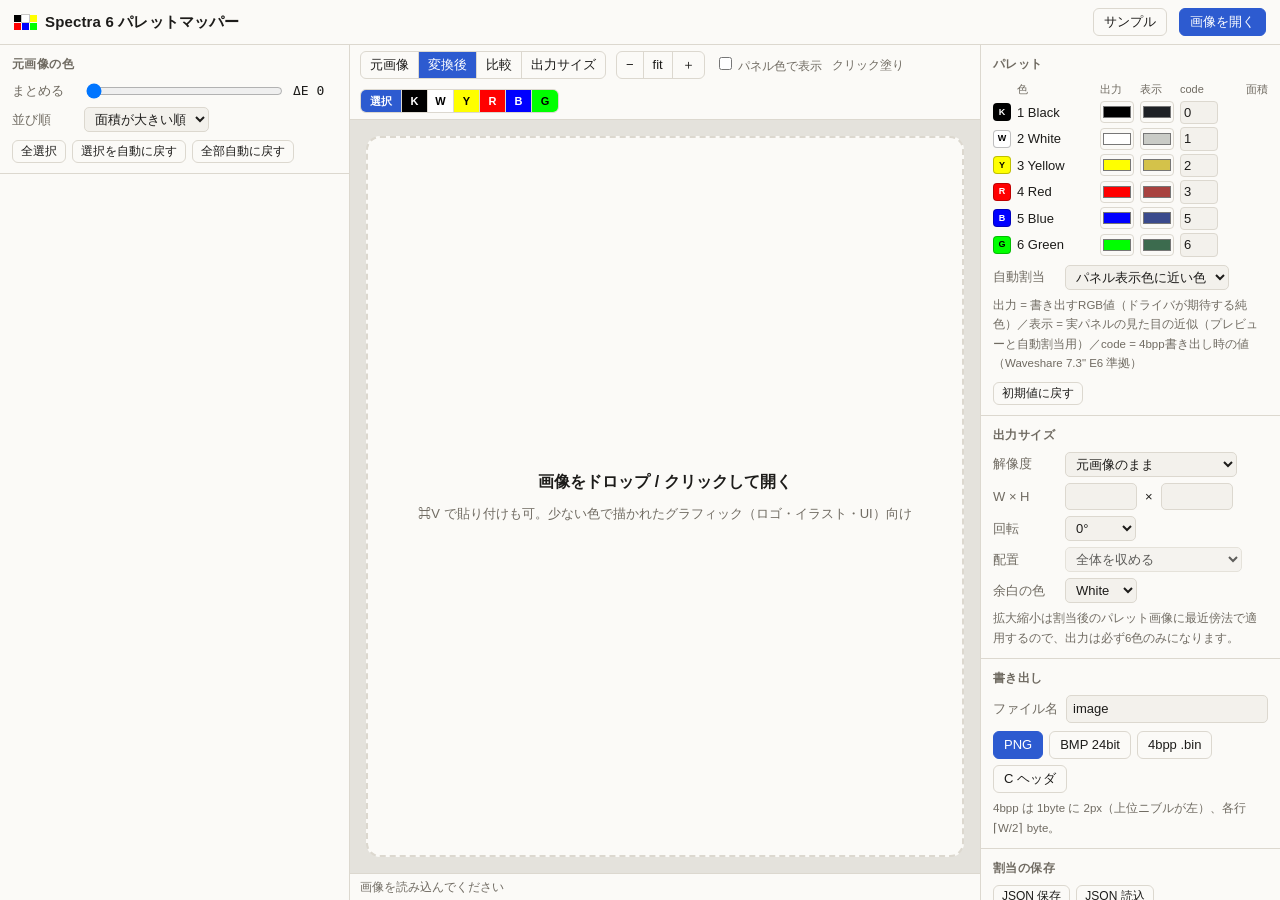
<file: spectra6_pallette_mapper.html>
<!doctype html>
<html lang="ja">
<head>
<meta charset="utf-8">
<meta name="viewport" content="width=device-width,initial-scale=1">
<title>Spectra 6 Mapper</title>
<style>
:root{
  --bg:#efeee9; --panel:#fbfaf7; --panel2:#f3f1ec; --line:#dcd8cf; --text:#1d1c1a; --muted:#706b62;
  --accent:#2d5bd0; --accent-weak:#e2e8fa; --sel:#fff1bf; --sel-line:#e3b93a; --warn:#9a5b00; --warn-bg:#fff4dc;
  --chk-a:#dedbd4; --chk-b:#f7f6f2; --stage:#e4e2dc;
}
@media (prefers-color-scheme: dark){
  :root:not([data-theme="light"]){
    --bg:#17181a; --panel:#1f2023; --panel2:#26282c; --line:#34363b; --text:#e8e6e1; --muted:#9a968e;
    --accent:#7b9cff; --accent-weak:#273152; --sel:#3d3520; --sel-line:#b8902a; --warn:#f0b75a; --warn-bg:#3a2e17;
    --chk-a:#3a3c40; --chk-b:#2c2e32; --stage:#111214;
  }
}
:root[data-theme="dark"]{
  --bg:#17181a; --panel:#1f2023; --panel2:#26282c; --line:#34363b; --text:#e8e6e1; --muted:#9a968e;
  --accent:#7b9cff; --accent-weak:#273152; --sel:#3d3520; --sel-line:#b8902a; --warn:#f0b75a; --warn-bg:#3a2e17;
  --chk-a:#3a3c40; --chk-b:#2c2e32; --stage:#111214;
}
*{box-sizing:border-box}
html,body{height:100%}
body{margin:0;background:var(--bg);color:var(--text);
  font:13px/1.5 -apple-system,BlinkMacSystemFont,"Hiragino Sans","Hiragino Kaku Gothic ProN","Noto Sans JP",sans-serif;
  display:grid;grid-template-rows:auto 1fr;overflow:hidden}
button,select,input{font:inherit;color:inherit}
button{cursor:pointer}
.mono{font-family:"SF Mono",Menlo,Consolas,monospace}

header{display:flex;align-items:center;gap:12px;padding:8px 14px;border-bottom:1px solid var(--line);background:var(--panel)}
header h1{font-size:15px;margin:0;font-weight:700;letter-spacing:.01em;display:flex;align-items:center;gap:8px}
.logo{display:inline-grid;grid-template-columns:repeat(3,7px);gap:1px}
.logo i{width:7px;height:7px;display:block}
header .sp{flex:1}
.btn{border:1px solid var(--line);background:var(--panel);border-radius:6px;padding:4px 10px;line-height:1.4}
.btn:hover{border-color:var(--accent)}
.btn.primary{background:var(--accent);border-color:var(--accent);color:#fff}
.btn:disabled{opacity:.45;cursor:default}
.btn.sm{padding:2px 8px;font-size:12px}

main{display:grid;grid-template-columns:350px minmax(0,1fr) 300px;min-height:0}
aside{background:var(--panel);min-height:0;overflow:auto}
aside.left{border-right:1px solid var(--line);display:flex;flex-direction:column;overflow:hidden}
aside.right{border-left:1px solid var(--line);padding:0 0 20px}
.sec{padding:10px 12px;border-bottom:1px solid var(--line)}
.sec h2{font-size:12px;margin:0 0 8px;font-weight:700;color:var(--muted);letter-spacing:.04em;display:flex;align-items:center;gap:6px}
.sec h2 .cnt{font-weight:400}
.ctl{display:flex;align-items:center;gap:8px;margin:6px 0;flex-wrap:wrap}
.ctl label{color:var(--muted);min-width:64px}
.ctl input[type=range]{flex:1;min-width:80px}
.ctl select,.ctl input[type=number],.ctl input[type=text]{background:var(--panel2);border:1px solid var(--line);border-radius:5px;padding:3px 6px}
.ctl input[type=number]{width:72px}
.warn{background:var(--warn-bg);color:var(--warn);border-radius:6px;padding:6px 8px;margin-top:6px;font-size:12px}
.warn:empty{display:none}

/* source color list */
#list{flex:1;overflow:auto;padding:4px 0}
.row{display:grid;grid-template-columns:26px 1fr auto;align-items:center;gap:8px;padding:4px 10px 4px 12px;border-left:3px solid transparent;cursor:default;user-select:none}
.row:hover{background:var(--panel2)}
.row.sel{background:var(--sel);border-left-color:var(--sel-line)}
.sw{width:26px;height:26px;border-radius:5px;border:1px solid rgba(0,0,0,.18);position:relative}
.sw.tr{background:conic-gradient(var(--chk-a) 25%,var(--chk-b) 0 50%,var(--chk-a) 0 75%,var(--chk-b) 0) 0 0/10px 10px}
.meta{min-width:0;line-height:1.25}
.meta b{font-weight:600;font-size:12px}
.meta small{display:block;color:var(--muted);font-size:11px}
.meta .man{display:inline-block;width:6px;height:6px;border-radius:50%;background:var(--accent);margin-left:5px;vertical-align:middle}
.chips{display:flex;gap:3px}
.chip{width:22px;height:22px;border-radius:4px;border:1px solid rgba(0,0,0,.25);padding:0;font-size:10px;font-weight:700;opacity:.32;transition:opacity .08s,transform .08s}
.chip:hover{opacity:.8}
.chip.on{opacity:1;outline:2px solid var(--text);outline-offset:1px}
.more{color:var(--muted);padding:8px 12px;font-size:12px}

/* center */
.center{display:grid;grid-template-rows:auto 1fr auto;min-width:0;min-height:0}
.toolbar{display:flex;align-items:center;gap:10px;padding:6px 10px;border-bottom:1px solid var(--line);background:var(--panel);flex-wrap:wrap}
.seg{display:inline-flex;border:1px solid var(--line);border-radius:6px;overflow:hidden}
.seg button{border:0;background:transparent;padding:3px 9px;border-right:1px solid var(--line)}
.seg button:last-child{border-right:0}
.seg button.on{background:var(--accent);color:#fff}
.tlabel{color:var(--muted);font-size:12px}
.brush button{min-width:26px;font-weight:700;font-size:11px}
.brush button.c{padding:3px 0;width:26px}
.brush button.c.on{outline:2px solid var(--text);outline-offset:-3px;color:inherit}
#zoomLabel{min-width:46px;text-align:center;font-variant-numeric:tabular-nums}
#stage{overflow:auto;background:var(--stage);display:flex;position:relative}
#stage.panning{cursor:grabbing}
#stage.space{cursor:grab}
.canvases{margin:auto;display:flex;gap:18px;padding:20px}
figure{margin:0;display:flex;flex-direction:column;gap:4px}
figcaption{font-size:11px;color:var(--muted)}
canvas{image-rendering:pixelated;image-rendering:crisp-edges;display:block;cursor:crosshair;
  background:conic-gradient(var(--chk-a) 25%,var(--chk-b) 0 50%,var(--chk-a) 0 75%,var(--chk-b) 0) 0 0/16px 16px;
  box-shadow:0 1px 3px rgba(0,0,0,.25)}
#stage.brushing canvas{cursor:cell}
.status{display:flex;gap:14px;padding:4px 10px;border-top:1px solid var(--line);background:var(--panel);font-size:12px;color:var(--muted);min-height:26px;align-items:center}
.status .sw{width:14px;height:14px;border-radius:3px;display:inline-block;vertical-align:-2px}
#drop{position:absolute;inset:16px;border:2px dashed var(--line);border-radius:14px;display:flex;flex-direction:column;align-items:center;justify-content:center;gap:10px;color:var(--muted);text-align:center;cursor:pointer;background:var(--panel)}
#drop strong{font-size:16px;color:var(--text)}
#drop[hidden]{display:none}
body.dragging #stage::after{content:"ここにドロップ";position:absolute;inset:10px;border:3px dashed var(--accent);border-radius:14px;display:grid;place-items:center;font-size:18px;color:var(--accent);background:color-mix(in srgb,var(--panel) 70%,transparent);z-index:5}

/* targets */
.tg{display:grid;grid-template-columns:18px 1fr 34px 34px 38px 44px;gap:6px;align-items:center;margin:3px 0}
.tg.head{color:var(--muted);font-size:11px}
.tg .dot{width:18px;height:18px;border-radius:4px;border:1px solid rgba(0,0,0,.25);font-size:9px;font-weight:700;display:grid;place-items:center}
.tg input[type=color]{width:34px;height:22px;padding:0;border:1px solid var(--line);border-radius:4px;background:none}
.tg input[type=number]{width:38px;background:var(--panel2);border:1px solid var(--line);border-radius:4px;padding:1px 3px}
.tg .pct{text-align:right;font-variant-numeric:tabular-nums;color:var(--muted);font-size:11px}
.btns{display:flex;gap:6px;flex-wrap:wrap;margin-top:8px}
.help{color:var(--muted);font-size:11.5px;line-height:1.7}
.help kbd{font:11px "SF Mono",Menlo,monospace;border:1px solid var(--line);border-bottom-width:2px;border-radius:4px;padding:0 4px;background:var(--panel2)}
input[type=file]{display:none}

@media (max-width:1100px){
  main{grid-template-columns:300px minmax(0,1fr)}
  aside.right{grid-column:1 / -1;border-left:0;border-top:1px solid var(--line);max-height:40vh}
}
@media (max-width:720px){
  body{overflow:auto}
  main{grid-template-columns:1fr}
  aside.left{max-height:45vh}
  #stage{min-height:60vh}
  header{flex-wrap:wrap}
}
</style>
</head>
<body>
<header>
  <h1><span class="logo"><i style="background:#000"></i><i style="background:#fff;outline:1px solid #0003"></i><i style="background:#ff0"></i><i style="background:#f00"></i><i style="background:#00f"></i><i style="background:#0f0"></i></span>Spectra 6 パレットマッパー</h1>
  <span class="sp"></span>
  <button class="btn" id="btnSample">サンプル</button>
  <button class="btn primary" id="btnOpen">画像を開く</button>
  <input type="file" id="file" accept="image/*">
</header>

<main>
  <aside class="left">
    <div class="sec">
      <h2>元画像の色 <span class="cnt" id="colorCount"></span></h2>
      <div class="ctl">
        <label for="tol">まとめる</label>
        <input type="range" id="tol" min="0" max="40" step="1" value="0">
        <span id="tolVal" class="mono" style="width:44px">ΔE 0</span>
      </div>
      <div class="ctl">
        <label for="sort">並び順</label>
        <select id="sort">
          <option value="count">面積が大きい順</option>
          <option value="hue">色相順</option>
          <option value="target">割当先ごと</option>
        </select>
      </div>
      <div class="btns">
        <button class="btn sm" id="btnSelAll">全選択</button>
        <button class="btn sm" id="btnAutoSel">選択を自動に戻す</button>
        <button class="btn sm" id="btnAutoAll">全部自動に戻す</button>
      </div>
      <div class="warn" id="warn"></div>
    </div>
    <div id="list"></div>
  </aside>

  <section class="center">
    <div class="toolbar">
      <div class="seg" id="viewSeg">
        <button data-v="src">元画像</button>
        <button data-v="result" class="on">変換後</button>
        <button data-v="split">比較</button>
        <button data-v="output">出力サイズ</button>
      </div>
      <div class="seg">
        <button id="zoomOut" title="縮小 (-)">−</button>
        <button id="zoomFit" title="フィット (F)"><span id="zoomLabel">fit</span></button>
        <button id="zoomIn" title="拡大 (+)">＋</button>
      </div>
      <label class="tlabel"><input type="checkbox" id="sim"> パネル色で表示</label>
      <span class="tlabel">クリック塗り</span>
      <div class="seg brush" id="brushSeg"></div>
    </div>
    <div id="stage">
      <div class="canvases" id="canvases"></div>
      <div id="drop">
        <strong>画像をドロップ / クリックして開く</strong>
        <div>⌘V で貼り付けも可。少ない色で描かれたグラフィック（ロゴ・イラスト・UI）向け</div>
      </div>
    </div>
    <div class="status" id="status">画像を読み込んでください</div>
  </section>

  <aside class="right">
    <div class="sec">
      <h2>パレット</h2>
      <div class="tg head"><span></span><span>色</span><span>出力</span><span>表示</span><span>code</span><span style="text-align:right">面積</span></div>
      <div id="targets"></div>
      <div class="ctl" style="margin-top:8px">
        <label for="basis">自動割当</label>
        <select id="basis">
          <option value="sim">パネル表示色に近い色</option>
          <option value="out">出力RGBに近い色</option>
        </select>
      </div>
      <div class="help">出力 = 書き出すRGB値（ドライバが期待する純色）／表示 = 実パネルの見た目の近似（プレビューと自動割当用）／code = 4bpp書き出し時の値（Waveshare 7.3" E6 準拠）</div>
      <div class="btns"><button class="btn sm" id="btnResetPal">初期値に戻す</button></div>
    </div>
    <div class="sec">
      <h2>出力サイズ</h2>
      <div class="ctl">
        <label for="preset">解像度</label>
        <select id="preset">
          <option value="src">元画像のまま</option>
          <option value="800x480">800×480（7.3″ 横）</option>
          <option value="480x800">480×800（7.3″ 縦）</option>
          <option value="600x400">600×400（4.0″ 横）</option>
          <option value="400x600">400×600（4.0″ 縦）</option>
          <option value="1600x1200">1600×1200（13.3″ 横）</option>
          <option value="1200x1600">1200×1600（13.3″ 縦）</option>
          <option value="custom">カスタム</option>
        </select>
      </div>
      <div class="ctl">
        <label>W × H</label>
        <input type="number" id="ow" min="1" max="8000"> × <input type="number" id="oh" min="1" max="8000">
      </div>
      <div class="ctl">
        <label for="rot">回転</label>
        <select id="rot"><option value="0">0°</option><option value="90">90° 右</option><option value="180">180°</option><option value="270">90° 左</option></select>
      </div>
      <div class="ctl">
        <label for="fit">配置</label>
        <select id="fit">
          <option value="contain">全体を収める</option>
          <option value="int">整数倍で収める</option>
          <option value="cover">埋める（はみ出し切取）</option>
          <option value="stretch">引き伸ばし</option>
          <option value="none">等倍・中央</option>
        </select>
      </div>
      <div class="ctl">
        <label for="pad">余白の色</label>
        <select id="pad"></select>
      </div>
      <div class="help">拡大縮小は割当後のパレット画像に最近傍法で適用するので、出力は必ず6色のみになります。</div>
    </div>
    <div class="sec">
      <h2>書き出し</h2>
      <div class="ctl"><label for="fname">ファイル名</label><input type="text" id="fname" value="image" style="flex:1;min-width:0"></div>
      <div class="btns">
        <button class="btn primary exp" data-x="png">PNG</button>
        <button class="btn exp" data-x="bmp">BMP 24bit</button>
        <button class="btn exp" data-x="bin">4bpp .bin</button>
        <button class="btn exp" data-x="h">C ヘッダ</button>
      </div>
      <div class="help" style="margin-top:6px">4bpp は 1byte に 2px（上位ニブルが左）、各行 ⌈W/2⌉ byte。</div>
    </div>
    <div class="sec">
      <h2>割当の保存</h2>
      <div class="btns">
        <button class="btn sm" id="btnSaveMap">JSON 保存</button>
        <button class="btn sm" id="btnLoadMap">JSON 読込</button>
        <input type="file" id="mapFile" accept="application/json,.json">
      </div>
      <div class="help" style="margin-top:6px">手動の割当はブラウザに記憶され、同じ色を含む別画像にも引き継がれます（行の青点 = 手動）。</div>
    </div>
    <div class="sec">
      <h2>操作</h2>
      <div class="help">
        行のチップをクリック → その色（選択中なら選択全部）を割当<br>
        画像クリック → その色を選択（<kbd>⇧</kbd>/<kbd>⌘</kbd>で追加）<br>
        クリック塗りで色を選ぶと、画像クリックで直接割当<br>
        行にマウスを乗せると該当ピクセルを強調<br>
        <kbd>1</kbd>–<kbd>6</kbd> 選択に割当　<kbd>0</kbd> 自動に戻す　<kbd>Esc</kbd> 解除<br>
        <kbd>⌘Z</kbd> 取消　<kbd>⇧⌘Z</kbd> やり直し　<kbd>⌘A</kbd> 全選択<br>
        <kbd>F</kbd> フィット　<kbd>+</kbd>/<kbd>-</kbd> ズーム　<kbd>⌘</kbd>+ホイール / ピンチでズーム<br>
        <kbd>Space</kbd>+ドラッグでスクロール
      </div>
    </div>
  </aside>
</main>

<script>
'use strict';
const $ = s => document.querySelector(s);
const $$ = s => [...document.querySelectorAll(s)];

// ---------- color utils ----------
const hex2rgb = h => { h = h.replace('#', ''); return [0, 2, 4].map(i => parseInt(h.slice(i, i + 2), 16)); };
const rgb2hex = ([r, g, b]) => '#' + ((1 << 24) | (r << 16) | (g << 8) | b).toString(16).slice(1);
const toU32 = ([r, g, b]) => ((255 << 24) | (b << 16) | (g << 8) | r) >>> 0;
const inkFor = ([r, g, b]) => (0.299 * r + 0.587 * g + 0.114 * b) > 140 ? '#000' : '#fff';
function rgb2lab([r, g, b]) {
  const f = c => { c /= 255; return c <= 0.04045 ? c / 12.92 : Math.pow((c + 0.055) / 1.055, 2.4); };
  const R = f(r), G = f(g), B = f(b);
  const X = (0.4124 * R + 0.3576 * G + 0.1805 * B) / 0.95047;
  const Y = (0.2126 * R + 0.7152 * G + 0.0722 * B);
  const Z = (0.0193 * R + 0.1192 * G + 0.9505 * B) / 1.08883;
  const g3 = t => t > 0.008856 ? Math.cbrt(t) : 7.787 * t + 16 / 116;
  const fx = g3(X), fy = g3(Y), fz = g3(Z);
  return [116 * fy - 16, 500 * (fx - fy), 200 * (fy - fz)];
}
const d2 = (a, b) => (a[0] - b[0]) ** 2 + (a[1] - b[1]) ** 2 + (a[2] - b[2]) ** 2;
function hsl([r, g, b]) {
  r /= 255; g /= 255; b /= 255;
  const mx = Math.max(r, g, b), mn = Math.min(r, g, b), l = (mx + mn) / 2, d = mx - mn;
  if (!d) return [0, 0, l];
  const s = d / (1 - Math.abs(2 * l - 1));
  let h = mx === r ? ((g - b) / d) % 6 : mx === g ? (b - r) / d + 2 : (r - g) / d + 4;
  return [(h * 60 + 360) % 360, s, l];
}

// ---------- state ----------
const DEFAULT_TARGETS = [
  { id: 'K', name: 'Black',  out: '#000000', sim: '#1e2125', code: 0 },
  { id: 'W', name: 'White',  out: '#ffffff', sim: '#c9cbc6', code: 1 },
  { id: 'Y', name: 'Yellow', out: '#ffff00', sim: '#d4c24a', code: 2 },
  { id: 'R', name: 'Red',    out: '#ff0000', sim: '#a8423f', code: 3 },
  { id: 'B', name: 'Blue',   out: '#0000ff', sim: '#3a4a8c', code: 5 },
  { id: 'G', name: 'Green',  out: '#00ff00', sim: '#3c6b4e', code: 6 },
];
const WHITE = 1;
const LIST_LIMIT = 600;
const S = {
  targets: structuredClone(DEFAULT_TARGETS), tLab: [],
  basis: 'sim',
  img: null, name: 'image',
  pixKeys: null, colors: [], clusters: [], pix: null,
  manual: new Map(),           // source color key -> target index
  selected: new Set(), anchor: -1, order: [],
  tol: 0, sort: 'count',
  view: 'result', zoom: 1, fit: true, sim: false, brush: -1, hover: -1,
  out: { preset: 'src', w: 800, h: 480, rot: 0, fit: 'contain', pad: WHITE },
  outMap: null, OW: 0, OH: 0,
  undo: [], redo: [],
};

// ---------- persistence ----------
const LS_KEY = 'spectra6-mapper-v1';
function save() {
  try {
    localStorage.setItem(LS_KEY, JSON.stringify({
      targets: S.targets, basis: S.basis, out: S.out, tol: S.tol, sort: S.sort, sim: S.sim,
      manual: [...S.manual],
    }));
  } catch (e) { /* storage unavailable */ }
}
function load() {
  try {
    const o = JSON.parse(localStorage.getItem(LS_KEY) || 'null');
    if (!o) return;
    if (Array.isArray(o.targets) && o.targets.length === 6) S.targets = o.targets;
    if (o.basis) S.basis = o.basis;
    if (o.out) Object.assign(S.out, o.out);
    if (typeof o.tol === 'number') S.tol = o.tol;
    if (o.sort) S.sort = o.sort;
    S.sim = !!o.sim;
    if (Array.isArray(o.manual)) S.manual = new Map(o.manual);
  } catch (e) { /* ignore */ }
}

// ---------- analysis ----------
function setImage(imageData, name) {
  S.img = imageData;
  S.name = name || 'image';
  $('#fname').value = S.name.replace(/\.[^.]+$/, '');
  S.selected.clear(); S.anchor = -1; S.undo = []; S.redo = [];
  for (const k in canv) delete canv[k];
  analyze();
  recluster();
  syncOutUI(); buildOutMap();
  S.fit = true;
  $('#drop').hidden = true;
  rebuildCanvases();
}

function analyze() {
  const d = S.img.data, n = d.length >> 2;
  const keys = new Int32Array(n), counts = new Map();
  for (let i = 0, p = 0; i < n; i++, p += 4) {
    const k = d[p + 3] < 128 ? -1 : (d[p] << 16) | (d[p + 1] << 8) | d[p + 2];
    keys[i] = k;
    counts.set(k, (counts.get(k) || 0) + 1);
  }
  S.pixKeys = keys;
  S.colors = [...counts].map(([key, count]) => {
    const rgb = key < 0 ? [255, 255, 255] : [(key >> 16) & 255, (key >> 8) & 255, key & 255];
    return { key, rgb, count, lab: rgb2lab(rgb) };
  }).sort((a, b) => b.count - a.count);
}

function recluster() {
  const tol2 = S.tol * S.tol, cl = [], k2c = new Map();
  for (const c of S.colors) {
    let best = -1;
    if (c.key !== -1 && tol2 > 0) {
      let bd = Infinity;
      for (let j = 0; j < cl.length; j++) {
        const q = cl[j];
        if (q.rep.key === -1) continue;
        const dd = d2(c.lab, q.rep.lab);
        if (dd < bd) { bd = dd; best = j; }
      }
      if (bd > tol2) best = -1;
    }
    if (best < 0) { cl.push({ rep: c, members: [c], count: c.count, target: 0, manual: false }); best = cl.length - 1; }
    else { cl[best].members.push(c); cl[best].count += c.count; }
    k2c.set(c.key, best);
  }
  S.clusters = cl;
  const n = S.pixKeys.length, pix = new Int32Array(n), keys = S.pixKeys;
  for (let i = 0; i < n; i++) pix[i] = k2c.get(keys[i]);
  S.pix = pix;
  S.selected.clear(); S.anchor = -1;

  const nc = S.colors.length;
  const w = [];
  if (nc > 60000) w.push(`色数が ${nc.toLocaleString()} 色あります。写真のような画像はこのツールの対象外です（ディザ処理向けツールを使ってください）。`);
  else if (cl.length > 64) w.push(`割当対象が ${cl.length} 色あります。アンチエイリアスの中間色が多い場合は「まとめる」を上げると扱いやすくなります。`);
  $('#warn').textContent = w.join(' ');
  update();
}

function computeTargetLabs() { S.tLab = S.targets.map(t => rgb2lab(hex2rgb(t[S.basis]))); }

function autoTarget(c) {
  if (c.key === -1) return WHITE;
  let best = 0, bd = Infinity;
  for (let t = 0; t < 6; t++) { const dd = d2(c.lab, S.tLab[t]); if (dd < bd) { bd = dd; best = t; } }
  return best;
}

function resolveTargets() {
  for (const q of S.clusters) {
    let t, manual = false;
    if (S.manual.has(q.rep.key)) { t = S.manual.get(q.rep.key); manual = true; }
    else {
      const votes = new Map();
      for (const m of q.members) if (S.manual.has(m.key)) { const v = S.manual.get(m.key); votes.set(v, (votes.get(v) || 0) + m.count); }
      if (votes.size) { t = [...votes].sort((a, b) => b[1] - a[1])[0][0]; manual = true; }
      else t = autoTarget(q.rep);
    }
    q.target = t; q.manual = manual;
  }
}

// ---------- assignment ----------
function pushUndo() {
  S.undo.push(new Map(S.manual));
  if (S.undo.length > 300) S.undo.shift();
  S.redo = [];
}
function assign(idxs, t) {
  if (!idxs.length) return;
  pushUndo();
  for (const i of idxs) for (const m of S.clusters[i].members) S.manual.set(m.key, t);
  update();
}
function resetAuto(idxs) {
  if (!idxs.length) return;
  pushUndo();
  for (const i of idxs) for (const m of S.clusters[i].members) S.manual.delete(m.key);
  update();
}
function undo() { if (!S.undo.length) return; S.redo.push(new Map(S.manual)); S.manual = S.undo.pop(); update(); }
function redo() { if (!S.redo.length) return; S.undo.push(new Map(S.manual)); S.manual = S.redo.pop(); update(); }

function update() {
  computeTargetLabs();
  if (S.img) resolveTargets();
  renderList();
  renderTargets();
  renderViews();
  save();
}

// ---------- output geometry ----------
function outSize() {
  if (!S.img) return [0, 0];
  const rw = S.out.rot % 180 ? S.img.height : S.img.width;
  const rh = S.out.rot % 180 ? S.img.width : S.img.height;
  if (S.out.preset === 'src') return [rw, rh];
  return [S.out.w, S.out.h];
}
function buildOutMap() {
  if (!S.img) return;
  const w = S.img.width, h = S.img.height, rot = S.out.rot;
  const rw = rot % 180 ? h : w, rh = rot % 180 ? w : h;
  const [OW, OH] = outSize();
  let sx, sy;
  const fit = S.out.preset === 'src' ? 'none' : S.out.fit;
  if (fit === 'stretch') { sx = OW / rw; sy = OH / rh; }
  else if (fit === 'cover') sx = sy = Math.max(OW / rw, OH / rh);
  else if (fit === 'contain') sx = sy = Math.min(OW / rw, OH / rh);
  else if (fit === 'int') { const s = Math.min(OW / rw, OH / rh); sx = sy = s >= 1 ? Math.floor(s) : s; }
  else sx = sy = 1;
  const ox = (OW - rw * sx) / 2, oy = (OH - rh * sy) / 2;
  const map = new Int32Array(OW * OH);
  for (let y = 0; y < OH; y++) {
    const v = Math.floor((y + 0.5 - oy) / sy);
    for (let x = 0; x < OW; x++) {
      const u = Math.floor((x + 0.5 - ox) / sx);
      let idx = -1;
      if (u >= 0 && u < rw && v >= 0 && v < rh) {
        let px, py;
        if (rot === 0) { px = u; py = v; }
        else if (rot === 90) { px = v; py = h - 1 - u; }
        else if (rot === 180) { px = w - 1 - u; py = h - 1 - v; }
        else { px = w - 1 - v; py = u; }
        idx = py * w + px;
      }
      map[y * OW + x] = idx;
    }
  }
  S.outMap = map; S.OW = OW; S.OH = OH;
}
function outputIndices() {
  const n = S.OW * S.OH, res = new Uint8Array(n), map = S.outMap, pix = S.pix, cl = S.clusters, pad = S.out.pad;
  for (let j = 0; j < n; j++) { const i = map[j]; res[j] = i < 0 ? pad : cl[pix[i]].target; }
  return res;
}

// ---------- rendering ----------
const canv = {};   // kind -> canvas
function rebuildCanvases() {
  const box = $('#canvases');
  box.innerHTML = '';
  for (const k in canv) delete canv[k];
  if (!S.img) return;
  const kinds = S.view === 'split' ? ['src', 'result'] : [S.view];
  const caps = { src: '元画像', result: '変換後', output: '出力' };
  for (const k of kinds) {
    const fig = document.createElement('figure');
    const cap = document.createElement('figcaption');
    const c = document.createElement('canvas');
    c.dataset.kind = k;
    if (k === 'output') { c.width = S.OW; c.height = S.OH; cap.textContent = `${caps[k]} ${S.OW}×${S.OH}`; }
    else { c.width = S.img.width; c.height = S.img.height; cap.textContent = `${caps[k]} ${c.width}×${c.height}`; }
    fig.append(cap, c); box.append(fig);
    canv[k] = c;
    bindCanvas(c);
  }
  renderViews();
  applyZoom();
}

function clusterColors(hl) {
  const pal = S.targets.map(t => hex2rgb(S.sim ? t.sim : t.out));
  const cc = new Uint32Array(S.clusters.length);
  S.clusters.forEach((q, i) => {
    let c = pal[q.target];
    if (hl >= 0 && i !== hl) c = c.map(v => Math.round(v * 0.22 + 128 * 0.78));
    cc[i] = toU32(c);
  });
  return { cc, pal };
}

function renderViews() {
  if (!S.img) return;
  const hl = S.hover;
  const { cc, pal } = clusterColors(hl);
  const w = S.img.width, h = S.img.height, pix = S.pix;
  if (canv.src) {
    const ctx = canv.src.getContext('2d');
    if (hl < 0) ctx.putImageData(S.img, 0, 0);
    else {
      const id = new ImageData(new Uint8ClampedArray(S.img.data), w, h), d = id.data;
      for (let i = 0, p = 0; i < pix.length; i++, p += 4)
        if (pix[i] !== hl) { d[p] = d[p] * 0.22 + 100; d[p + 1] = d[p + 1] * 0.22 + 100; d[p + 2] = d[p + 2] * 0.22 + 100; d[p + 3] = 255; }
      ctx.putImageData(id, 0, 0);
    }
  }
  if (canv.result) {
    const ctx = canv.result.getContext('2d'), id = ctx.createImageData(w, h), u = new Uint32Array(id.data.buffer);
    for (let i = 0; i < pix.length; i++) u[i] = cc[pix[i]];
    ctx.putImageData(id, 0, 0);
  }
  if (canv.output) {
    const ctx = canv.output.getContext('2d'), id = ctx.createImageData(S.OW, S.OH), u = new Uint32Array(id.data.buffer);
    let padC = pal[S.out.pad];
    if (hl >= 0) padC = padC.map(v => Math.round(v * 0.22 + 128 * 0.78));
    const pc = toU32(padC), map = S.outMap;
    for (let j = 0; j < map.length; j++) { const i = map[j]; u[j] = i < 0 ? pc : cc[pix[i]]; }
    ctx.putImageData(id, 0, 0);
  }
}

function fitZoom() {
  const st = $('#stage'), cs = Object.values(canv);
  if (!cs.length) return 1;
  const pad = 40, gap = 18 * (cs.length - 1), cap = 22;
  const tw = cs.reduce((a, c) => a + c.width, 0), mh = Math.max(...cs.map(c => c.height));
  const z = Math.min((st.clientWidth - pad - gap) / tw, (st.clientHeight - pad - cap) / mh);
  return Math.max(0.02, Math.min(z, 24));
}
function applyZoom() {
  if (S.fit) S.zoom = fitZoom();
  for (const c of Object.values(canv)) {
    c.style.width = Math.round(c.width * S.zoom) + 'px';
    c.style.height = Math.round(c.height * S.zoom) + 'px';
  }
  $('#zoomLabel').textContent = S.fit ? 'fit' : Math.round(S.zoom * 100) + '%';
}
const ZSTEPS = [0.125, 0.25, 0.5, 0.75, 1, 1.5, 2, 3, 4, 6, 8, 12, 16, 24, 32];
function stepZoom(dir) {
  const z = S.zoom;
  const next = dir > 0 ? ZSTEPS.find(s => s > z * 1.01) : [...ZSTEPS].reverse().find(s => s < z / 1.01);
  if (next) { S.fit = false; S.zoom = next; applyZoom(); }
}

// ---------- list ----------
function sortedOrder() {
  const idx = S.clusters.map((_, i) => i);
  if (S.sort === 'hue') {
    const k = S.clusters.map(q => { const [h, s, l] = hsl(q.rep.rgb); return q.rep.key === -1 ? [-1, 0, 0] : s < 0.12 ? [0, l, 0] : [1, h, l]; });
    idx.sort((a, b) => k[a][0] - k[b][0] || k[a][1] - k[b][1] || k[a][2] - k[b][2]);
  } else if (S.sort === 'target') {
    idx.sort((a, b) => S.clusters[a].target - S.clusters[b].target || S.clusters[b].count - S.clusters[a].count);
  }
  return idx;
}
function renderList() {
  const list = $('#list');
  if (!S.img) { list.innerHTML = ''; $('#colorCount').textContent = ''; return; }
  const total = S.pixKeys.length;
  S.order = sortedOrder();
  $('#colorCount').textContent = S.tol > 0
    ? `${S.clusters.length} グループ / ${S.colors.length} 色`
    : `${S.clusters.length} 色`;
  const chipCols = S.targets.map(t => hex2rgb(t.out));
  const html = [];
  for (const i of S.order.slice(0, LIST_LIMIT)) {
    const q = S.clusters[i], tr = q.rep.key === -1;
    const hex = tr ? '透明' : rgb2hex(q.rep.rgb);
    const pct = q.count / total * 100;
    const pctS = pct >= 0.1 ? pct.toFixed(1) + '%' : q.count + 'px';
    const sub = q.members.length > 1 ? ` · ${q.members.length}色` : '';
    let chips = '';
    for (let t = 0; t < 6; t++) {
      const c = chipCols[t];
      chips += `<button class="chip${q.target === t ? ' on' : ''}" data-t="${t}" title="${S.targets[t].name} (${t + 1})" style="background:${rgb2hex(c)};color:${inkFor(c)}">${S.targets[t].id}</button>`;
    }
    html.push(`<div class="row${S.selected.has(i) ? ' sel' : ''}" data-i="${i}">
      <span class="sw${tr ? ' tr' : ''}" style="${tr ? '' : 'background:' + hex}"></span>
      <span class="meta"><b class="mono">${hex}</b>${q.manual ? '<span class="man" title="手動割当"></span>' : ''}<small>${pctS}${sub}</small></span>
      <span class="chips">${chips}</span></div>`);
  }
  if (S.order.length > LIST_LIMIT) html.push(`<div class="more">…ほか ${S.order.length - LIST_LIMIT} 色（面積の小さい色）は自動割当のまま。「まとめる」を上げると一覧に入ります。</div>`);
  list.innerHTML = html.join('');
}
function refreshSelectionClasses() {
  for (const r of $$('#list .row')) r.classList.toggle('sel', S.selected.has(+r.dataset.i));
}
function selectCluster(i, e) {
  if (e && e.shiftKey && S.anchor >= 0) {
    const a = S.order.indexOf(S.anchor), b = S.order.indexOf(i);
    if (a >= 0 && b >= 0) { const [lo, hi] = a < b ? [a, b] : [b, a]; for (let k = lo; k <= hi; k++) S.selected.add(S.order[k]); }
  } else if (e && (e.metaKey || e.ctrlKey)) {
    S.selected.has(i) ? S.selected.delete(i) : S.selected.add(i);
    S.anchor = i;
  } else { S.selected.clear(); S.selected.add(i); S.anchor = i; }
  refreshSelectionClasses();
}

$('#list').addEventListener('click', e => {
  const row = e.target.closest('.row'); if (!row) return;
  const i = +row.dataset.i;
  const chip = e.target.closest('.chip');
  if (chip) { assign(S.selected.has(i) ? [...S.selected] : [i], +chip.dataset.t); return; }
  selectCluster(i, e);
});
$('#list').addEventListener('mouseover', e => {
  const row = e.target.closest('.row');
  const i = row ? +row.dataset.i : -1;
  if (i !== S.hover) { S.hover = i; renderViews(); }
});
$('#list').addEventListener('mouseleave', () => { if (S.hover !== -1) { S.hover = -1; renderViews(); } });

// ---------- targets panel ----------
function renderTargets() {
  const cov = new Array(6).fill(0);
  let total = 0;
  if (S.img) { for (const q of S.clusters) cov[q.target] += q.count; total = S.pixKeys.length; }
  const box = $('#targets');
  if (!box.children.length) {
    box.innerHTML = S.targets.map((t, i) => `<div class="tg" data-t="${i}">
      <span class="dot"></span><span class="nm"></span>
      <input type="color" data-f="out" title="出力RGB"><input type="color" data-f="sim" title="パネル表示色">
      <input type="number" data-f="code" min="0" max="15" title="4bpp code"><span class="pct"></span></div>`).join('');
  }
  S.targets.forEach((t, i) => {
    const r = box.children[i], c = hex2rgb(t.out);
    const dot = r.querySelector('.dot');
    dot.style.background = t.out; dot.style.color = inkFor(c); dot.textContent = t.id;
    r.querySelector('.nm').textContent = `${i + 1}  ${t.name}`;
    for (const inp of r.querySelectorAll('input')) if (document.activeElement !== inp) inp.value = t[inp.dataset.f];
    r.querySelector('.pct').textContent = total ? (cov[i] / total * 100).toFixed(1) + '%' : '';
  });
  // brush + pad selectors
  const bs = $('#brushSeg');
  bs.innerHTML = `<button data-b="-1" class="${S.brush < 0 ? 'on' : ''}" title="選択モード">選択</button>` +
    S.targets.map((t, i) => { const c = hex2rgb(t.out); return `<button class="c${S.brush === i ? ' on' : ''}" data-b="${i}" title="${t.name}" style="background:${t.out};color:${inkFor(c)}">${t.id}</button>`; }).join('');
  $('#stage').classList.toggle('brushing', S.brush >= 0);
  const pad = $('#pad');
  pad.innerHTML = S.targets.map((t, i) => `<option value="${i}">${t.name}</option>`).join('');
  pad.value = S.out.pad;
}
$('#targets').addEventListener('input', e => {
  const inp = e.target, r = inp.closest('.tg'); if (!r) return;
  const t = S.targets[+r.dataset.t], f = inp.dataset.f;
  t[f] = f === 'code' ? Math.max(0, Math.min(15, +inp.value | 0)) : inp.value;
  update();
});
$('#brushSeg').addEventListener('click', e => {
  const b = e.target.closest('button'); if (!b) return;
  S.brush = +b.dataset.b; renderTargets();
});
$('#btnResetPal').onclick = () => { S.targets = structuredClone(DEFAULT_TARGETS); update(); };
$('#basis').onchange = e => { S.basis = e.target.value; update(); };

// ---------- canvas interaction ----------
function srcIndexAt(c, e) {
  const r = c.getBoundingClientRect();
  const x = Math.floor((e.clientX - r.left) / r.width * c.width);
  const y = Math.floor((e.clientY - r.top) / r.height * c.height);
  if (x < 0 || y < 0 || x >= c.width || y >= c.height) return { idx: -2 };
  const idx = c.dataset.kind === 'output' ? S.outMap[y * S.OW + x] : y * S.img.width + x;
  const sx = idx >= 0 ? idx % S.img.width : -1, sy = idx >= 0 ? Math.floor(idx / S.img.width) : -1;
  return { idx, x, y, sx, sy };
}
function bindCanvas(c) {
  c.addEventListener('mousemove', e => {
    if (panning) return;
    const p = srcIndexAt(c, e);
    const st = $('#status');
    if (p.idx === -2) return;
    if (p.idx < 0) { st.innerHTML = `(${p.x}, ${p.y}) 余白 → ${S.targets[S.out.pad].name}`; return; }
    const ci = S.pix[p.idx], q = S.clusters[ci], k = S.pixKeys[p.idx];
    const own = k < 0 ? '透明' : rgb2hex([(k >> 16) & 255, (k >> 8) & 255, k & 255]);
    const t = S.targets[q.target];
    st.innerHTML = `<span class="mono">(${p.sx}, ${p.sy})</span>
      <span><span class="sw" style="background:${k < 0 ? 'transparent' : own}"></span> <span class="mono">${own}</span>${q.members.length > 1 ? ` <span class="tlabel">（グループ ${rgb2hex(q.rep.rgb)}）</span>` : ''}</span>
      <span>→ <span class="sw" style="background:${t.out}"></span> ${t.name}${q.manual ? '' : '（自動）'}</span>`;
  });
  c.addEventListener('click', e => {
    if (spaceDown) return;
    const p = srcIndexAt(c, e);
    if (p.idx < 0) return;
    const ci = S.pix[p.idx];
    if (S.brush >= 0) { assign([ci], S.brush); return; }
    if (e.shiftKey || e.metaKey || e.ctrlKey) { S.selected.has(ci) ? S.selected.delete(ci) : S.selected.add(ci); S.anchor = ci; refreshSelectionClasses(); }
    else selectCluster(ci, null);
    const row = $(`#list .row[data-i="${ci}"]`);
    if (row) row.scrollIntoView({ block: 'nearest' });
  });
}

// pan / zoom
const stage = $('#stage');
let spaceDown = false, panning = false, panStart = null;
stage.addEventListener('mousedown', e => {
  if (!(spaceDown || e.button === 1)) return;
  e.preventDefault();
  panning = true; stage.classList.add('panning');
  panStart = { x: e.clientX, y: e.clientY, l: stage.scrollLeft, t: stage.scrollTop };
});
window.addEventListener('mousemove', e => {
  if (!panning) return;
  stage.scrollLeft = panStart.l - (e.clientX - panStart.x);
  stage.scrollTop = panStart.t - (e.clientY - panStart.y);
});
window.addEventListener('mouseup', () => { panning = false; stage.classList.remove('panning'); });
stage.addEventListener('wheel', e => {
  if (!(e.ctrlKey || e.metaKey) || !S.img) return;
  e.preventDefault();
  const r = stage.getBoundingClientRect();
  const mx = e.clientX - r.left + stage.scrollLeft, my = e.clientY - r.top + stage.scrollTop;
  const old = S.zoom;
  S.fit = false;
  S.zoom = Math.max(0.02, Math.min(48, old * Math.exp(-e.deltaY * 0.01)));
  applyZoom();
  const k = S.zoom / old;
  stage.scrollLeft = mx * k - (e.clientX - r.left);
  stage.scrollTop = my * k - (e.clientY - r.top);
}, { passive: false });
new ResizeObserver(() => { if (S.fit) applyZoom(); }).observe(stage);
$('#zoomIn').onclick = () => stepZoom(1);
$('#zoomOut').onclick = () => stepZoom(-1);
$('#zoomFit').onclick = () => { S.fit = true; applyZoom(); };

$('#viewSeg').addEventListener('click', e => {
  const b = e.target.closest('button'); if (!b) return;
  S.view = b.dataset.v;
  $$('#viewSeg button').forEach(x => x.classList.toggle('on', x === b));
  rebuildCanvases();
});
$('#sim').onchange = e => { S.sim = e.target.checked; renderViews(); save(); };

// ---------- left controls ----------
$('#tol').addEventListener('input', e => { S.tol = +e.target.value; $('#tolVal').textContent = 'ΔE ' + S.tol; });
$('#tol').addEventListener('change', () => { if (S.img) recluster(); else save(); });
$('#sort').onchange = e => { S.sort = e.target.value; renderList(); save(); };
$('#btnSelAll').onclick = () => { S.selected = new Set(S.clusters.map((_, i) => i)); refreshSelectionClasses(); };
$('#btnAutoSel').onclick = () => resetAuto([...S.selected]);
$('#btnAutoAll').onclick = () => resetAuto(S.clusters.map((_, i) => i));

// ---------- output controls ----------
function syncOutUI() {
  $('#preset').value = S.out.preset;
  const [w, h] = S.out.preset === 'src' ? outSize() : [S.out.w, S.out.h];
  $('#ow').value = w || ''; $('#oh').value = h || '';
  $('#ow').disabled = $('#oh').disabled = S.out.preset === 'src';
  $('#rot').value = S.out.rot; $('#fit').value = S.out.fit;
  $('#fit').disabled = S.out.preset === 'src';
}
function outChanged() {
  syncOutUI(); buildOutMap(); save();
  if (canv.output) rebuildCanvases();
}
$('#preset').onchange = e => {
  const v = e.target.value; S.out.preset = v;
  if (/^\d+x\d+$/.test(v)) [S.out.w, S.out.h] = v.split('x').map(Number);
  outChanged();
};
for (const id of ['ow', 'oh']) $('#' + id).addEventListener('change', e => {
  const v = Math.max(1, Math.min(8000, +e.target.value | 0));
  S.out[id === 'ow' ? 'w' : 'h'] = v;
  S.out.preset = 'custom';
  outChanged();
});
$('#rot').onchange = e => { S.out.rot = +e.target.value; outChanged(); };
$('#fit').onchange = e => { S.out.fit = e.target.value; outChanged(); };
$('#pad').onchange = e => { S.out.pad = +e.target.value; renderViews(); save(); };

// ---------- export ----------
function download(blob, name) {
  const a = document.createElement('a');
  a.href = URL.createObjectURL(blob); a.download = name;
  document.body.append(a); a.click(); a.remove();
  setTimeout(() => URL.revokeObjectURL(a.href), 2000);
}
function baseName() { return ($('#fname').value.trim() || 'image').replace(/[\\/:*?"<>|]/g, '_'); }
function packed4bpp(ix) {
  const W = S.OW, H = S.OH, rb = Math.ceil(W / 2), buf = new Uint8Array(rb * H), codes = S.targets.map(t => t.code & 15);
  for (let y = 0; y < H; y++) for (let x = 0; x < W; x++) {
    const v = codes[ix[y * W + x]];
    buf[y * rb + (x >> 1)] |= (x & 1) ? v : v << 4;
  }
  return buf;
}
function exportAs(kind) {
  if (!S.img) return;
  const ix = outputIndices(), W = S.OW, H = S.OH, pal = S.targets.map(t => hex2rgb(t.out)), name = baseName();
  if (kind === 'png') {
    const c = document.createElement('canvas'); c.width = W; c.height = H;
    const ctx = c.getContext('2d'), id = ctx.createImageData(W, H), u = new Uint32Array(id.data.buffer), pu = pal.map(toU32);
    for (let j = 0; j < ix.length; j++) u[j] = pu[ix[j]];
    ctx.putImageData(id, 0, 0);
    c.toBlob(b => download(b, name + '_spectra6.png'), 'image/png');
  } else if (kind === 'bmp') {
    const rs = (W * 3 + 3) & ~3, size = 54 + rs * H, buf = new ArrayBuffer(size), dv = new DataView(buf), u8 = new Uint8Array(buf);
    dv.setUint16(0, 0x4d42, true); dv.setUint32(2, size, true); dv.setUint32(10, 54, true);
    dv.setUint32(14, 40, true); dv.setInt32(18, W, true); dv.setInt32(22, H, true);
    dv.setUint16(26, 1, true); dv.setUint16(28, 24, true); dv.setUint32(34, rs * H, true);
    dv.setInt32(38, 2835, true); dv.setInt32(42, 2835, true);
    for (let y = 0; y < H; y++) {
      let o = 54 + (H - 1 - y) * rs;
      for (let x = 0; x < W; x++) { const c = pal[ix[y * W + x]]; u8[o++] = c[2]; u8[o++] = c[1]; u8[o++] = c[0]; }
    }
    download(new Blob([buf], { type: 'image/bmp' }), name + '_spectra6.bmp');
  } else if (kind === 'bin') {
    download(new Blob([packed4bpp(ix)], { type: 'application/octet-stream' }), `${name}_${W}x${H}_4bpp.bin`);
  } else if (kind === 'h') {
    // `xxd -i <name>_<W>x<H>_4bpp.bin` と同じ形式（12 byte/行、変数名はファイル名由来）
    const buf = packed4bpp(ix), bin = `${name}_${W}x${H}_4bpp.bin`;
    const id = bin.replace(/[^A-Za-z0-9]/g, '_').replace(/^(\d)/, '__$1');
    const lines = [];
    for (let i = 0; i < buf.length; i += 12)
      lines.push('  ' + [...buf.subarray(i, i + 12)].map(v => '0x' + v.toString(16).padStart(2, '0')).join(', '));
    const txt = `unsigned char ${id}[] = {\n${lines.join(',\n')}\n};\nunsigned int ${id}_len = ${buf.length};\n`;
    download(new Blob([txt], { type: 'text/plain' }), bin.replace(/\.bin$/, '.h'));
  }
}
$$('.exp').forEach(b => b.onclick = () => exportAs(b.dataset.x));

// mapping JSON
$('#btnSaveMap').onclick = () => {
  const mapping = {};
  for (const [k, t] of S.manual) mapping[k < 0 ? 'transparent' : rgb2hex([(k >> 16) & 255, (k >> 8) & 255, k & 255])] = S.targets[t].id;
  const o = { app: 'spectra6-mapper', version: 1, targets: S.targets, basis: S.basis, tol: S.tol, out: S.out, mapping };
  download(new Blob([JSON.stringify(o, null, 2)], { type: 'application/json' }), baseName() + '_mapping.json');
};
$('#btnLoadMap').onclick = () => $('#mapFile').click();
$('#mapFile').onchange = async e => {
  const f = e.target.files[0]; e.target.value = '';
  if (!f) return;
  try {
    const o = JSON.parse(await f.text());
    pushUndo();
    if (Array.isArray(o.targets) && o.targets.length === 6) S.targets = o.targets;
    if (o.basis) S.basis = o.basis;
    if (o.out) Object.assign(S.out, o.out);
    const ids = S.targets.map(t => t.id);
    for (const [hex, id] of Object.entries(o.mapping || {})) {
      const t = ids.indexOf(id); if (t < 0) continue;
      const k = hex === 'transparent' ? -1 : parseInt(hex.slice(1), 16);
      S.manual.set(k, t);
    }
    $('#basis').value = S.basis;
    syncOutUI(); buildOutMap();
    if (typeof o.tol === 'number' && o.tol !== S.tol) { S.tol = o.tol; $('#tol').value = S.tol; $('#tolVal').textContent = 'ΔE ' + S.tol; if (S.img) recluster(); else update(); }
    else update();
    if (S.img) rebuildCanvases();
  } catch (err) { alert('JSON を読み込めませんでした: ' + err.message); }
};

// ---------- loading ----------
async function loadFile(file) {
  if (!file || !file.type.startsWith('image/')) return;
  try {
    const bmp = await createImageBitmap(file, { premultiplyAlpha: 'none', colorSpaceConversion: 'none' });
    const c = document.createElement('canvas'); c.width = bmp.width; c.height = bmp.height;
    const ctx = c.getContext('2d', { willReadFrequently: true });
    ctx.drawImage(bmp, 0, 0);
    setImage(ctx.getImageData(0, 0, c.width, c.height), file.name || 'pasted.png');
  } catch (err) { alert('画像を読み込めませんでした: ' + err.message); }
}
$('#btnOpen').onclick = () => $('#file').click();
$('#drop').onclick = () => $('#file').click();
$('#file').onchange = e => { loadFile(e.target.files[0]); e.target.value = ''; };
let dragDepth = 0;
window.addEventListener('dragenter', e => { if ([...e.dataTransfer.types].includes('Files')) { dragDepth++; document.body.classList.add('dragging'); } });
window.addEventListener('dragleave', () => { if (--dragDepth <= 0) { dragDepth = 0; document.body.classList.remove('dragging'); } });
window.addEventListener('dragover', e => e.preventDefault());
window.addEventListener('drop', e => {
  e.preventDefault(); dragDepth = 0; document.body.classList.remove('dragging');
  loadFile(e.dataTransfer.files[0]);
});
window.addEventListener('paste', e => {
  const it = [...(e.clipboardData?.items || [])].find(i => i.type.startsWith('image/'));
  if (it) loadFile(it.getAsFile());
});

$('#btnSample').onclick = () => {
  const c = document.createElement('canvas'); c.width = 400; c.height = 240;
  const g = c.getContext('2d');
  g.fillStyle = '#f4efe2'; g.fillRect(0, 0, 400, 240);
  g.fillStyle = '#1b2a4a'; g.fillRect(0, 0, 400, 48);
  g.fillStyle = '#ffffff'; g.font = 'bold 26px sans-serif'; g.fillText('WEATHER', 16, 34);
  g.fillStyle = '#f29a2e'; g.beginPath(); g.arc(100, 140, 52, 0, Math.PI * 2); g.fill();
  g.fillStyle = '#9ec9e8'; g.beginPath(); g.ellipse(150, 170, 60, 30, 0, 0, Math.PI * 2); g.fill();
  g.fillStyle = '#2f7d4f'; g.fillRect(230, 80, 150, 22);
  g.fillStyle = '#c23b3b'; g.fillRect(230, 112, 110, 22);
  g.fillStyle = '#e8d34a'; g.fillRect(230, 144, 70, 22);
  g.fillStyle = '#7a4fb0'; g.fillRect(230, 176, 40, 22);
  g.fillStyle = '#333333'; g.font = 'bold 40px sans-serif'; g.fillText('23°', 30, 225);
  setImage(g.getImageData(0, 0, 400, 240), 'sample.png');
};

// ---------- keyboard ----------
window.addEventListener('keydown', e => {
  const tag = (e.target.tagName || '').toLowerCase();
  if (tag === 'input' || tag === 'select' || tag === 'textarea') return;
  const mod = e.metaKey || e.ctrlKey;
  if (e.code === 'Space') { spaceDown = true; stage.classList.add('space'); e.preventDefault(); return; }
  if (mod && e.key.toLowerCase() === 'z') { e.preventDefault(); e.shiftKey ? redo() : undo(); return; }
  if (mod && e.key.toLowerCase() === 'y') { e.preventDefault(); redo(); return; }
  if (mod && e.key.toLowerCase() === 'a') { e.preventDefault(); $('#btnSelAll').click(); return; }
  if (mod) return;
  if (/^[1-6]$/.test(e.key)) { assign([...S.selected], +e.key - 1); return; }
  if (e.key === '0' || e.key === 'Backspace' || e.key === 'Delete') { resetAuto([...S.selected]); return; }
  if (e.key === 'Escape') { S.selected.clear(); refreshSelectionClasses(); S.brush = -1; renderTargets(); return; }
  if (e.key === 'f' || e.key === 'F') { S.fit = true; applyZoom(); return; }
  if (e.key === '+' || e.key === '=') { stepZoom(1); return; }
  if (e.key === '-') { stepZoom(-1); return; }
});
window.addEventListener('keyup', e => { if (e.code === 'Space') { spaceDown = false; stage.classList.remove('space'); } });

// ---------- init ----------
load();
$('#tol').value = S.tol; $('#tolVal').textContent = 'ΔE ' + S.tol;
$('#sort').value = S.sort; $('#basis').value = S.basis; $('#sim').checked = S.sim;
syncOutUI();
update();
</script>
</body>
</html>
</file>
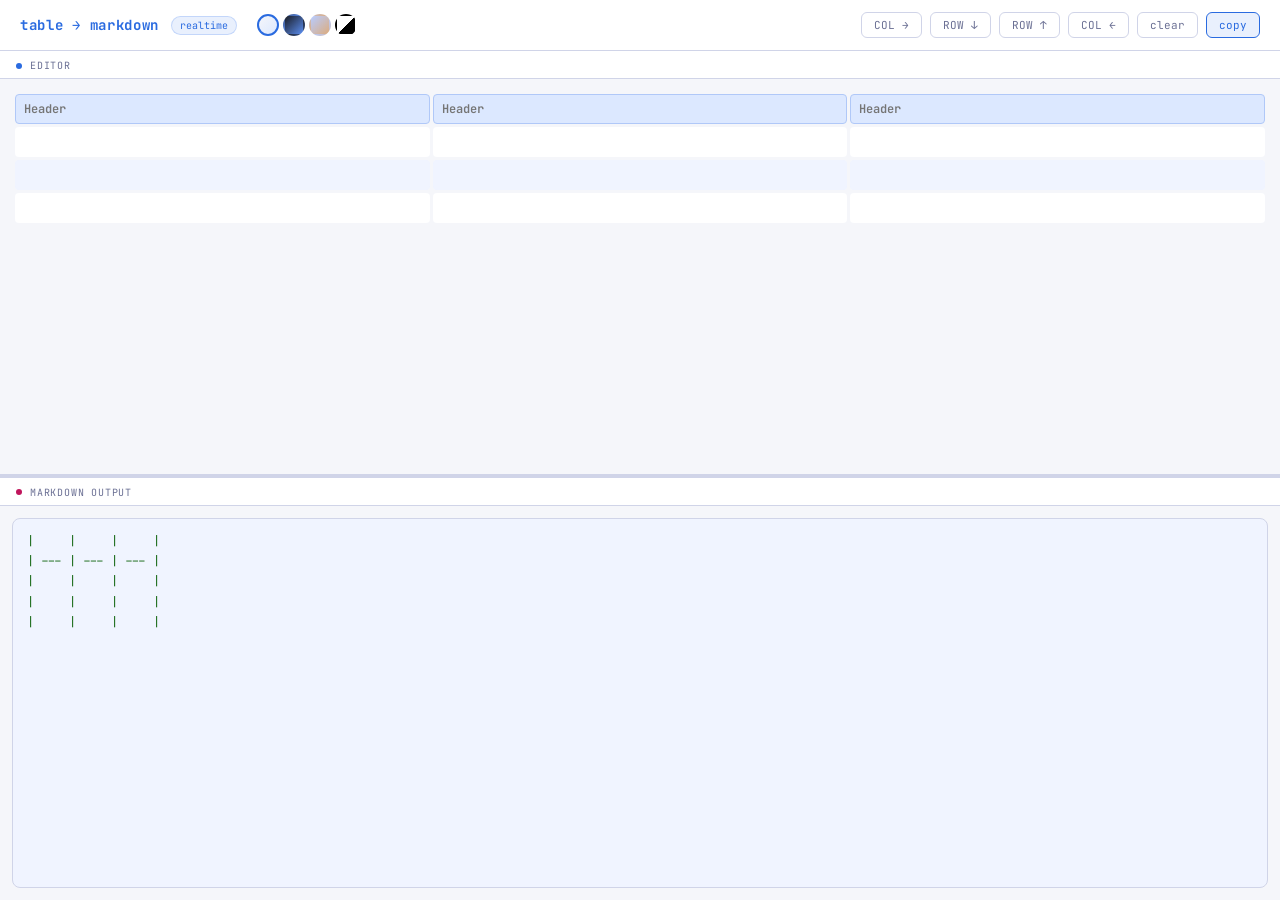
<file: table-to-markdown.html>
<!DOCTYPE html>
<html lang="ja">
<head>
<meta charset="UTF-8">
<meta name="viewport" content="width=device-width, initial-scale=1.0">
<title>Table → Markdown</title>
<style>
  @import url('https://fonts.googleapis.com/css2?family=JetBrains+Mono:wght@400;600&family=Noto+Sans+JP:wght@400;700&display=swap');

  *, *::before, *::after { box-sizing: border-box; margin: 0; padding: 0; }

  :root {
    --bg: #f5f6fa;
    --surface: #ffffff;
    --border: #d0d4e8;
    --accent: #2a6be0;
    --accent2: #c0155c;
    --text: #1a1d2e;
    --text-muted: #6b7094;
    --cell-bg: #ffffff;
    --cell-hover: #eef1fb;
    --header-bg: #e8edfc;
    --thead-color: #1a4aaa;
    --thead-bg: #dce8ff;
    --thead-border: #b0c8f8;
    --tbody-odd: #ffffff;
    --tbody-even: #f0f4ff;
    --output-bg: #f0f4ff;
    --output-color: #1a6b1a;
  }

  [data-theme="dark"] {
    --bg: #0f1117;
    --surface: #1a1d27;
    --border: #2e3147;
    --accent: #5b8dee;
    --accent2: #e05b8d;
    --text: #d4d8f0;
    --text-muted: #6b7094;
    --cell-bg: #13162000;
    --cell-hover: #1e2235;
    --header-bg: #1e2640;
    --thead-color: #8ab4f8;
    --thead-bg: #1e264044;
    --thead-border: #2e3147;
    --tbody-odd: #13162000;
    --tbody-even: #1e223566;
    --output-bg: #0a0c14;
    --output-color: #a8d5a2;
  }

  /* 青系：Deuteranopia（赤緑色盲）向け */
  [data-theme="blue"] {
    --bg: #f0f4ff;
    --surface: #ffffff;
    --border: #b0c4f0;
    --accent: #0055cc;
    --accent2: #ff8c00;
    --text: #001a4d;
    --text-muted: #4466aa;
    --cell-bg: #ffffff;
    --cell-hover: #dde8ff;
    --header-bg: #ccdaff;
    --thead-color: #002899;
    --thead-bg: #b8ccff;
    --thead-border: #88aaee;
    --tbody-odd: #ffffff;
    --tbody-even: #e8eeff;
    --output-bg: #e0e8ff;
    --output-color: #003399;
  }

  /* ハイコントラスト */
  [data-theme="hc"] {
    --bg: #ffffff;
    --surface: #ffffff;
    --border: #000000;
    --accent: #0000cc;
    --accent2: #cc0000;
    --text: #000000;
    --text-muted: #333333;
    --cell-bg: #ffffff;
    --cell-hover: #ffff99;
    --header-bg: #ffffff;
    --thead-color: #000000;
    --thead-bg: #000000;
    --thead-border: #000000;
    --tbody-odd: #ffffff;
    --tbody-even: #eeeeee;
    --output-bg: #ffffff;
    --output-color: #000000;
  }

  body {
    background: var(--bg);
    color: var(--text);
    font-family: 'Noto Sans JP', sans-serif;
    height: 100vh;
    display: flex;
    flex-direction: column;
    overflow: hidden;
  }

  header {
    padding: 12px 20px;
    display: flex;
    align-items: center;
    gap: 12px;
    border-bottom: 1px solid var(--border);
    background: var(--surface);
    flex-shrink: 0;
  }

  header h1 {
    font-size: 14px;
    font-family: 'JetBrains Mono', monospace;
    color: var(--accent);
    letter-spacing: 0.05em;
  }

  .tag {
    font-size: 10px;
    font-family: 'JetBrains Mono', monospace;
    background: #5b8dee22;
    color: var(--accent);
    border: 1px solid #5b8dee44;
    padding: 2px 8px;
    border-radius: 99px;
  }

  .controls {
    margin-left: auto;
    display: flex;
    gap: 8px;
    align-items: center;
  }

  button {
    font-family: 'JetBrains Mono', monospace;
    font-size: 11px;
    cursor: pointer;
    border: 1px solid var(--border);
    border-radius: 6px;
    padding: 5px 12px;
    background: var(--surface);
    color: var(--text-muted);
    transition: all 0.15s;
  }

  button:hover { border-color: var(--accent); color: var(--accent); }

  button.primary {
    background: #5b8dee22;
    border-color: var(--accent);
    color: var(--accent);
  }

  .split {
    display: flex;
    flex-direction: column;
    flex: 1;
    overflow: hidden;
  }

  .pane {
    flex: 1;
    display: flex;
    flex-direction: column;
    overflow: hidden;
  }

  .pane-label {
    font-size: 10px;
    font-family: 'JetBrains Mono', monospace;
    color: var(--text-muted);
    padding: 8px 16px 6px;
    letter-spacing: 0.08em;
    background: var(--surface);
    border-bottom: 1px solid var(--border);
    display: flex;
    align-items: center;
    gap: 8px;
    flex-shrink: 0;
  }

  .pane-label .dot {
    width: 6px; height: 6px;
    border-radius: 50%;
    background: var(--accent);
  }

  .pane:last-child .pane-label .dot { background: var(--accent2); }

  .divider {
    height: 4px;
    background: var(--border);
    cursor: row-resize;
    flex-shrink: 0;
    position: relative;
    transition: background 0.15s;
  }
  .divider:hover { background: var(--accent); }

  /* TABLE */
  .table-wrapper {
    overflow: auto;
    flex: 1;
    padding: 12px;
  }

  table {
    border-collapse: separate;
    border-spacing: 3px;
    min-width: 100%;
  }

  th, td {
    position: relative;
  }

  .cell-input {
    background: transparent;
    border: 1px solid transparent;
    color: var(--text);
    font-family: 'JetBrains Mono', monospace;
    font-size: 12px;
    padding: 6px 8px;
    width: 100%;
    min-width: 80px;
    outline: none;
    border-radius: 4px;
    transition: border-color 0.15s, background 0.15s;
  }

  .cell-input:hover {
    border-color: var(--border);
    background: var(--cell-hover);
  }

  .cell-input:focus {
    border-color: var(--accent);
    background: var(--cell-hover);
  }

  thead .cell-input {
    font-weight: 600;
    color: var(--thead-color);
    background: var(--thead-bg);
    border-color: var(--thead-border);
  }

  tbody tr:nth-child(odd) .cell-input {
    background: var(--tbody-odd);
  }

  tbody tr:nth-child(even) .cell-input {
    background: var(--tbody-even);
  }

  thead .cell-input:focus {
    border-color: var(--accent);
  }

  .align-btn {
    position: absolute;
    top: 50%; right: 6px;
    transform: translateY(-50%);
    font-size: 15px;
    padding: 3px 7px;
    border-radius: 6px;
    opacity: 0;
    background: #2a6be022;
    border: 1px solid #2a6be055;
    color: var(--accent);
    transition: opacity 0.15s, background 0.15s;
    font-family: 'JetBrains Mono', monospace;
    cursor: pointer;
    z-index: 2;
  }

  th:hover .align-btn { opacity: 1; }
  .align-btn:hover { background: #2a6be044 !important; }

  /* OUTPUT */
  .output-wrapper {
    flex: 1;
    padding: 12px;
    overflow: hidden;
    display: flex;
    flex-direction: column;
    gap: 8px;
  }

  textarea {
    flex: 1;
    background: var(--output-bg);
    border: 1px solid var(--border);
    border-radius: 8px;
    color: var(--output-color);
    font-family: 'JetBrains Mono', monospace;
    font-size: 12px;
    line-height: 1.7;
    padding: 12px 14px;
    resize: none;
    outline: none;
    transition: border-color 0.15s;
  }

  textarea:focus { border-color: var(--accent2); }

  .copy-toast {
    position: fixed;
    bottom: 20px; right: 20px;
    background: var(--accent);
    color: #fff;
    font-size: 12px;
    font-family: 'JetBrains Mono', monospace;
    padding: 8px 16px;
    border-radius: 8px;
    opacity: 0;
    transform: translateY(10px);
    transition: all 0.2s;
    pointer-events: none;
  }

  .copy-toast.show { opacity: 1; transform: translateY(0); }

  [data-theme="hc"] thead .cell-input {
    color: #ffffff;
    border-color: #000000;
  }

  [data-theme="hc"] .cell-input:hover {
    background: #ffff00;
    color: #000000;
    border-color: #000000;
  }

  [data-theme="hc"] .cell-input:focus {
    background: #ffff00;
    color: #000000;
    border-color: #0000cc;
    outline: 2px solid #0000cc;
  }

  [data-theme="hc"] thead .cell-input:hover,
  [data-theme="hc"] thead .cell-input:focus {
    color: #000000;
  }

  /* テーマボタン */
  .theme-btns {
    display: flex;
    gap: 4px;
    margin-left: 8px;
  }

  .theme-btn {
    width: 22px; height: 22px;
    border-radius: 50%;
    border: 2px solid transparent;
    cursor: pointer;
    padding: 0;
    transition: border-color 0.15s, transform 0.1s;
  }

  .theme-btn:hover { transform: scale(1.2); }
  .theme-btn.active { border-color: var(--accent); }

  .theme-btn[data-t="light"] { background: linear-gradient(135deg, #f5f6fa, #dce8ff); }
  .theme-btn[data-t="dark"]  { background: linear-gradient(135deg, #1a1d27, #5b8dee); }
  .theme-btn[data-t="blue"]  { background: linear-gradient(135deg, #b8ccff, #ff8c00 200%); }
  .theme-btn[data-t="hc"]    { background: linear-gradient(135deg, #ffffff 50%, #000000 50%); }
</style>
</head>
<body>

<header>
  <h1>table → markdown</h1>
  <span class="tag">realtime</span>
  <div class="theme-btns">
    <button class="theme-btn active" data-t="light" title="Light" onclick="setTheme('light', this)"></button>
    <button class="theme-btn" data-t="dark"  title="Dark"  onclick="setTheme('dark', this)"></button>
    <button class="theme-btn" data-t="blue"  title="Blue (色弱対応)" onclick="setTheme('blue', this)"></button>
    <button class="theme-btn" data-t="hc"    title="High Contrast" onclick="setTheme('hc', this)"></button>
  </div>
  <div class="controls">
    <button onclick="addCol()">COL →</button>
    <button onclick="addRow()">ROW ↓</button>
    <button onclick="removeLastRow()">ROW ↑</button>
    <button onclick="removeLastCol()">COL ←</button>
    <button onclick="clearTable()">clear</button>
    <button class="primary" onclick="copyMarkdown()">copy</button>
  </div>
</header>

<div class="split" id="split">
  <div class="pane" id="topPane">
    <div class="pane-label"><span class="dot"></span>EDITOR</div>
    <div class="table-wrapper">
      <table id="editTable"></table>
    </div>
  </div>

  <div class="divider" id="divider"></div>

  <div class="pane" id="bottomPane">
    <div class="pane-label"><span class="dot"></span>MARKDOWN OUTPUT</div>
    <div class="output-wrapper">
      <textarea id="output" readonly spellcheck="false"></textarea>
    </div>
  </div>
</div>

<div class="copy-toast" id="toast">copied!</div>

<script>
// --- state ---
let rows = 3, cols = 3;
let aligns = []; // 'left'|'center'|'right' per column

function initAligns(n) {
  while (aligns.length < n) aligns.push('left');
  aligns = aligns.slice(0, n);
}

// --- build table ---
function buildTable() {
  initAligns(cols);
  const table = document.getElementById('editTable');
  const existing = getTableData();

  table.innerHTML = '';

  // header
  const thead = table.createTHead();
  const hrow = thead.insertRow();
  for (let c = 0; c < cols; c++) {
    const th = document.createElement('th');
    const inp = makeInput(true, existing.headers[c] || '');
    const abtn = document.createElement('button');
    abtn.className = 'align-btn';
    abtn.textContent = alignIcon(aligns[c]);
    abtn.title = 'alignment: ' + aligns[c];
    abtn.onclick = (e) => { e.stopPropagation(); cycleAlign(c, abtn); };
    th.appendChild(inp);
    th.appendChild(abtn);
    hrow.appendChild(th);
  }

  // body
  const tbody = table.createTBody();
  for (let r = 0; r < rows; r++) {
    const tr = tbody.insertRow();
    for (let c = 0; c < cols; c++) {
      const td = document.createElement('td');
      td.appendChild(makeInput(false, (existing.body[r] || [])[c] || ''));
      tr.appendChild(td);
    }
  }

  renderMarkdown();
}

function makeInput(isHeader, val) {
  const inp = document.createElement('input');
  inp.type = 'text';
  inp.className = 'cell-input';
  inp.value = val;
  inp.placeholder = isHeader ? 'Header' : '';
  inp.addEventListener('input', renderMarkdown);
  inp.addEventListener('focus', saveSnapshot);
  inp.addEventListener('keydown', handleKeydown);
  return inp;
}

function alignIcon(a) {
  return a === 'center' ? '⊟' : a === 'right' ? '⊐' : '⊏';
}

function cycleAlign(col, btn) {
  const order = ['left', 'center', 'right'];
  const idx = order.indexOf(aligns[col]);
  aligns[col] = order[(idx + 1) % 3];
  btn.textContent = alignIcon(aligns[col]);
  btn.title = 'alignment: ' + aligns[col];
  renderMarkdown();
}

// --- get data ---
function getTableData() {
  const table = document.getElementById('editTable');
  const headers = [];
  const body = [];

  const hcells = table.querySelectorAll('thead input');
  hcells.forEach(i => headers.push(i.value));

  const trows = table.querySelectorAll('tbody tr');
  trows.forEach(tr => {
    const row = [];
    tr.querySelectorAll('input').forEach(i => row.push(i.value));
    body.push(row);
  });

  return { headers, body };
}

// --- markdown ---
function renderMarkdown() {
  // inputのtext-alignをalignに同期
  const table = document.getElementById('editTable');
  const hInputs = [...table.querySelectorAll('thead input')];
  hInputs.forEach((inp, c) => { inp.style.textAlign = aligns[c]; });
  const trows = [...table.querySelectorAll('tbody tr')];
  trows.forEach(tr => {
    [...tr.querySelectorAll('input')].forEach((inp, c) => { inp.style.textAlign = aligns[c]; });
  });
  const { headers, body } = getTableData();

  const colWidths = headers.map((h, c) => {
    let max = Math.max(h.length, 3);
    body.forEach(r => { if (r[c]) max = Math.max(max, r[c].length); });
    return max;
  });

  const pad = (s, w, align) => {
    s = s || '';
    if (align === 'right') return s.padStart(w);
    if (align === 'center') {
      const total = w - s.length;
      const l = Math.floor(total / 2), r = Math.ceil(total / 2);
      return ' '.repeat(l) + s + ' '.repeat(r);
    }
    return s.padEnd(w);
  };

  const headerLine = '| ' + headers.map((h, c) => pad(h, colWidths[c], aligns[c])).join(' | ') + ' |';

  const sepLine = '| ' + aligns.map((a, c) => {
    const w = colWidths[c];
    if (a === 'center') return ':' + '-'.repeat(w - 2) + ':';
    if (a === 'right')  return '-'.repeat(w - 1) + ':';
    return '-'.repeat(w);
  }).join(' | ') + ' |';

  const bodyLines = body.map(r =>
    '| ' + r.map((cell, c) => pad(cell, colWidths[c], aligns[c])).join(' | ') + ' |'
  );

  document.getElementById('output').value = [headerLine, sepLine, ...bodyLines].join('\n');
}

// --- keyboard nav ---
function handleKeydown(e) {
  const inputs = [...document.querySelectorAll('#editTable input')];
  const idx = inputs.indexOf(e.target);
  if (e.key === 'Tab') {
    e.preventDefault();
    const next = inputs[idx + (e.shiftKey ? -1 : 1)];
    if (next) next.focus(); else if (!e.shiftKey) { addRow(); setTimeout(() => inputs[inputs.length - cols] && inputs[inputs.length - cols].focus(), 10); }
  }
  if (e.key === 'Enter') { e.preventDefault(); const next = inputs[idx + cols]; if (next) next.focus(); }
  if (e.key === 'ArrowRight' && e.target.selectionStart === e.target.value.length) { const n = inputs[idx + 1]; if (n) n.focus(); }
  if (e.key === 'ArrowLeft'  && e.target.selectionStart === 0)                    { const n = inputs[idx - 1]; if (n) n.focus(); }
  if (e.key === 'ArrowDown')  { const n = inputs[idx + cols]; if (n) n.focus(); }
  if (e.key === 'ArrowUp')    { const n = inputs[idx - cols]; if (n) n.focus(); }
}

// --- controls ---
function addRow()       { saveSnapshot(); rows++; buildTable(); }
function addCol()       { saveSnapshot(); cols++; buildTable(); }
function removeLastRow(){ saveSnapshot(); if (rows > 1) { rows--; buildTable(); } }
function removeLastCol(){ saveSnapshot(); if (cols > 1) { cols--; aligns.pop(); buildTable(); } }
function clearTable()   { saveSnapshot(); document.querySelectorAll('#editTable input').forEach(i => i.value = ''); renderMarkdown(); }

function copyMarkdown() {
  const text = document.getElementById('output').value;
  navigator.clipboard.writeText(text).then(() => showToast('copied!'));
}

// --- divider drag ---
const divider = document.getElementById('divider');
const topPane = document.getElementById('topPane');
const bottomPane = document.getElementById('bottomPane');

let dragging = false, startY = 0, startTop = 0;

divider.addEventListener('mousedown', e => {
  dragging = true;
  startY = e.clientY;
  startTop = topPane.getBoundingClientRect().height;
  document.body.style.userSelect = 'none';
});

document.addEventListener('mousemove', e => {
  if (!dragging) return;
  const split = document.getElementById('split');
  const totalH = split.getBoundingClientRect().height - divider.offsetHeight;
  const newTop = Math.max(80, Math.min(totalH - 80, startTop + (e.clientY - startY)));
  topPane.style.flex = 'none';
  topPane.style.height = newTop + 'px';
  bottomPane.style.flex = '1';
});

document.addEventListener('mouseup', () => {
  dragging = false;
  document.body.style.userSelect = '';
});

// --- TSV/CSV paste ---
document.addEventListener('paste', e => {
  if (e.target.id === 'output') return;

  const text = e.clipboardData.getData('text');
  if (!text) return;

  const lines = text.trim().split(/\r?\n/).filter(l => l.trim() !== '');
  if (lines.length === 0) return;

  const isTSV = lines[0].includes('\t');
  const parseCSV = line => {
    const result = [];
    let cur = '', inQ = false;
    for (let i = 0; i < line.length; i++) {
      const ch = line[i];
      if (ch === '"') { inQ = !inQ; }
      else if (ch === ',' && !inQ) { result.push(cur); cur = ''; }
      else { cur += ch; }
    }
    result.push(cur);
    return result;
  };
  saveSnapshot();
  const parse = line => isTSV ? line.split('\t') : parseCSV(line);
  const parsed = lines.map(parse);
  const newCols = Math.max(...parsed.map(r => r.length));

  rows = Math.max(parsed.length - 1, 1);
  cols = newCols;
  aligns = Array(cols).fill('left');
  buildTable();

  const table = document.getElementById('editTable');
  const hInputs = [...table.querySelectorAll('thead input')];
  parsed[0].forEach((val, c) => { if (hInputs[c]) hInputs[c].value = val.trim(); });

  const trows = [...table.querySelectorAll('tbody tr')];
  parsed.slice(1).forEach((row, r) => {
    row.forEach((val, c) => {
      const inp = trows[r]?.querySelectorAll('input')[c];
      if (inp) inp.value = val.trim();
    });
  });

  renderMarkdown();
  if (e.target.classList.contains('cell-input')) e.preventDefault();

  showToast(`📋 ${isTSV ? 'TSV(Excel)' : 'CSV'} 貼り付け完了！ ${parsed.length}行 × ${cols}列`);
});

function showToast(msg) {
  const t = document.getElementById('toast');
  t.textContent = msg;
  t.classList.add('show');
  setTimeout(() => t.classList.remove('show'), 2000);
}

// --- undo/redo ---
const undoStack = [];
const redoStack = [];
const UNDO_LIMIT = 50;

function saveSnapshot() {
  const { headers, body } = getTableData();
  undoStack.push({
    headers: [...headers],
    body: body.map(r => [...r]),
    aligns: [...aligns],
    rows, cols
  });
  if (undoStack.length > UNDO_LIMIT) undoStack.shift();
  redoStack.length = 0; // 新しい操作したらredoは消える
}

function applySnapshot(snap) {
  rows = snap.rows;
  cols = snap.cols;
  aligns = [...snap.aligns];
  initAligns(cols);

  const table = document.getElementById('editTable');
  table.innerHTML = '';

  const thead = table.createTHead();
  const hrow = thead.insertRow();
  for (let c = 0; c < cols; c++) {
    const th = document.createElement('th');
    const inp = makeInput(true, snap.headers[c] || '');
    const abtn = document.createElement('button');
    abtn.className = 'align-btn';
    abtn.textContent = alignIcon(aligns[c]);
    abtn.title = 'alignment: ' + aligns[c];
    abtn.onclick = (e) => { e.stopPropagation(); cycleAlign(c, abtn); };
    th.appendChild(inp);
    th.appendChild(abtn);
    hrow.appendChild(th);
  }
  const tbody = table.createTBody();
  for (let r = 0; r < rows; r++) {
    const tr = tbody.insertRow();
    for (let c = 0; c < cols; c++) {
      const td = document.createElement('td');
      td.appendChild(makeInput(false, (snap.body[r] || [])[c] || ''));
      tr.appendChild(td);
    }
  }
  renderMarkdown();
}

function getCurrentSnapshot() {
  const { headers, body } = getTableData();
  return {
    headers: [...headers],
    body: body.map(r => [...r]),
    aligns: [...aligns],
    rows, cols
  };
}

function undo() {
  if (undoStack.length === 0) { showToast('これ以上戻れないよ～💦'); return; }
  redoStack.push(getCurrentSnapshot());
  applySnapshot(undoStack.pop());
  showToast('↩ undo!');
}

function redo() {
  if (redoStack.length === 0) { showToast('これ以上進めないよ～💦'); return; }
  undoStack.push(getCurrentSnapshot());
  applySnapshot(redoStack.pop());
  showToast('↪ redo!');
}

document.addEventListener('keydown', e => {
  if ((e.ctrlKey || e.metaKey) && e.key === 'z') {
    if (e.shiftKey) { e.preventDefault(); redo(); }
    else            { e.preventDefault(); undo(); }
  }
});

// --- theme ---
function setTheme(name, btn) {
  document.documentElement.setAttribute('data-theme', name === 'light' ? '' : name);
  document.querySelectorAll('.theme-btn').forEach(b => b.classList.remove('active'));
  btn.classList.add('active');
}

buildTable();</script>
</body>
</html>
</file>
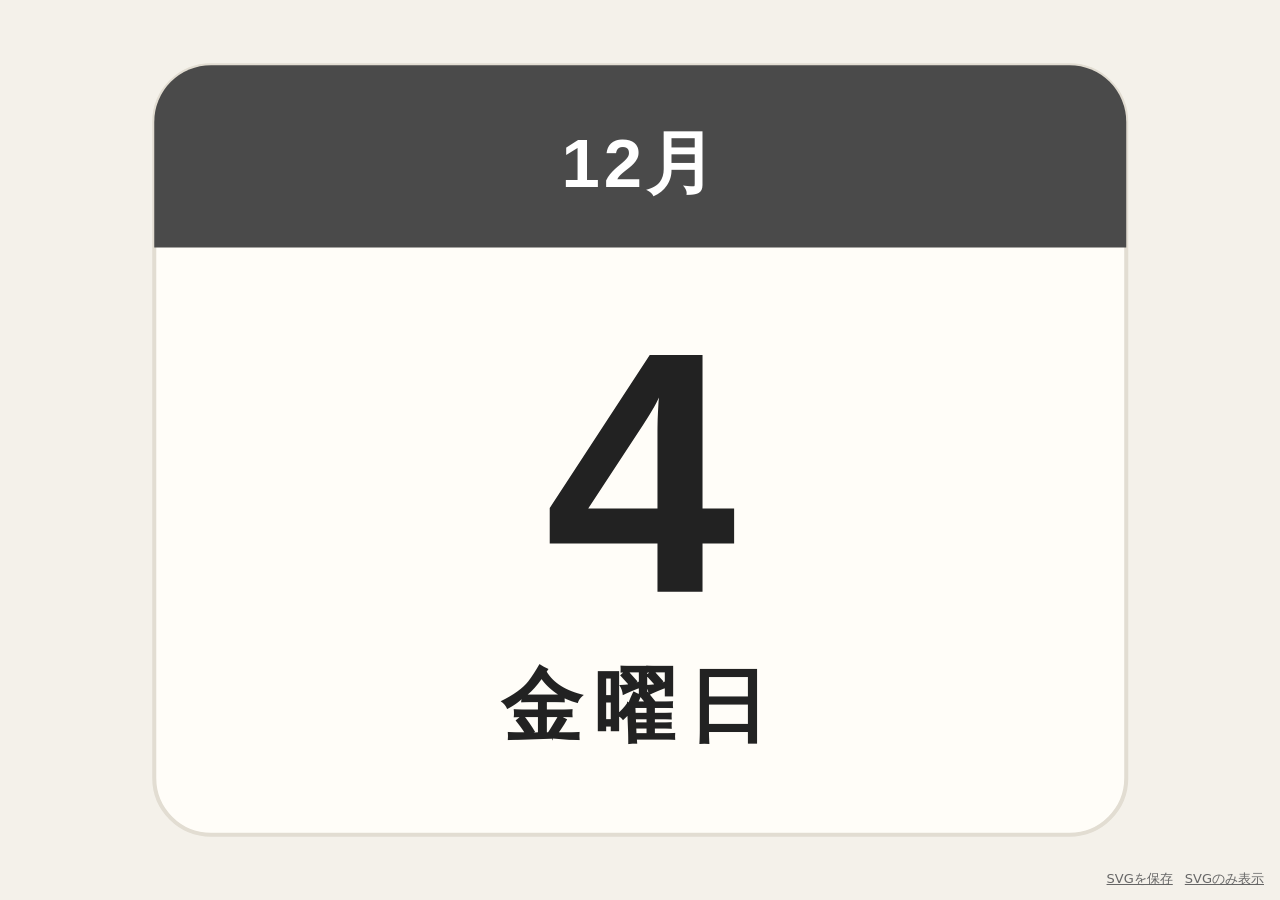
<file: today_svg.html>
<!doctype html>
<html lang="ja">
<head>
<meta charset="utf-8">
<meta name="viewport" content="width=device-width, initial-scale=1">
<title>Today SVG</title>
<!--
  開いた時点の「月日・曜日」（年は表示しない。日曜・祝日=赤・土曜=青、祝日名も表示）を SVG で描画する単一HTML。
  祝日は holidays-jp API から取得し、失敗時は calcHolidays() で計算。
  クエリ:
    ?date=2026-11-03 表示する日付を指定（確認用）
    ?lang=en        英語表記（既定 ja）
    ?tz=Asia/Tokyo  タイムゾーン（既定 ブラウザのローカル）
    ?theme=dark     ダーク配色（既定 light）
    ?raw            SVG 単体（blob: URL）へ遷移して、SVG だけを表示
  ※ 静的HTMLなので HTTP の Content-Type は text/html のまま。
     image/svg+xml で返す必要がある用途（<img src> 埋め込み等）はサーバ側生成が必要。
-->
<style>
  html, body { margin: 0; height: 100%; background: #f4f1ea; }
  body { display: grid; place-items: center; }
  svg { width: min(90vw, 90vh * 1.25); height: auto; display: block; }
  .bar { position: fixed; bottom: 12px; right: 16px; font: 13px system-ui, sans-serif; }
  .bar a { color: #666; margin-left: 12px; }
</style>
</head>
<body>
<div id="out"></div>
<div class="bar"><a id="dl" download>SVGを保存</a><a id="raw" href="?raw">SVGのみ表示</a></div>
<script>
const q = new URLSearchParams(location.search);
const lang = q.get('lang') === 'en' ? 'en' : 'ja';
const tz = q.get('tz') || undefined;
const dark = q.get('theme') === 'dark';

function parts(d) {
  const f = new Intl.DateTimeFormat('en-US', { timeZone: tz, month: 'numeric', day: 'numeric', weekday: 'short', year: 'numeric' });
  const o = Object.fromEntries(f.formatToParts(d).map(p => [p.type, p.value]));
  const wd = ['Sun','Mon','Tue','Wed','Thu','Fri','Sat'].indexOf(o.weekday);
  return { y: +o.year, m: +o.month, d: +o.day, wd };
}

// ?date=YYYY-MM-DD 指定時はその日（確認用）
function fromParam(s) {
  const m = /^(\d{4})-(\d{1,2})-(\d{1,2})$/.exec(s || '');
  if (!m) return null;
  const y = +m[1], mo = +m[2], d = +m[3];
  return { y, m: mo, d, wd: new Date(Date.UTC(y, mo - 1, d)).getUTCDay() };
}

const key = t => `${t.y}-${String(t.m).padStart(2, '0')}-${String(t.d).padStart(2, '0')}`;

// 祝日計算（API 取得失敗時のフォールバック。現行の祝日法ベース、春分・秋分は 1980–2099 の近似式）
function calcHolidays(y) {
  const h = {};
  const k = (m, d) => key({ y, m, d });
  const nthMon = (m, n) => 1 + ((8 - new Date(Date.UTC(y, m - 1, 1)).getUTCDay()) % 7) + (n - 1) * 7;
  const eq = c => Math.floor(c + 0.242194 * (y - 1980) - Math.floor((y - 1980) / 4));
  [[1, 1, '元日'], [1, nthMon(1, 2), '成人の日'], [2, 11, '建国記念の日'], [2, 23, '天皇誕生日'],
   [3, eq(20.8431), '春分の日'], [4, 29, '昭和の日'], [5, 3, '憲法記念日'], [5, 4, 'みどりの日'],
   [5, 5, 'こどもの日'], [7, nthMon(7, 3), '海の日'], [8, 11, '山の日'], [9, nthMon(9, 3), '敬老の日'],
   [9, eq(23.2488), '秋分の日'], [10, nthMon(10, 2), 'スポーツの日'], [11, 3, '文化の日'], [11, 23, '勤労感謝の日'],
  ].forEach(([m, d, n]) => { h[k(m, d)] = n; });
  const day = i => { const t = new Date(Date.UTC(y, 0, 1 + i)); return { k: key({ y: t.getUTCFullYear(), m: t.getUTCMonth() + 1, d: t.getUTCDate() }), wd: t.getUTCDay() }; };
  const base = { ...h };
  // 国民の休日: 前後が祝日に挟まれた平日
  for (let i = 1; i < 365; i++) {
    const c = day(i);
    if (!base[c.k] && c.wd !== 0 && base[day(i - 1).k] && base[day(i + 1).k]) h[c.k] = '国民の休日';
  }
  // 振替休日: 日曜の祝日の後、最初の祝日でない日
  for (let i = 0; i < 366; i++) {
    const c = day(i);
    if (c.wd === 0 && base[c.k]) {
      let j = i + 1;
      while (h[day(j).k]) j++;
      h[day(j).k] = '振替休日';
    }
  }
  return h;
}

// holidays-jp（内閣府データ準拠・CORS可）。その年が収録されていなければ計算にフォールバック
async function holidayName(t) {
  try {
    const ctl = new AbortController();
    setTimeout(() => ctl.abort(), 3000);
    const res = await fetch('https://holidays-jp.github.io/api/v1/date.json', { signal: ctl.signal });
    const data = await res.json();
    if (Object.keys(data).some(d => d.startsWith(`${t.y}-`))) return data[key(t)] || null;
  } catch (e) {}
  return calcHolidays(t.y)[key(t)] || null;
}

function buildSVG(t) {
  const W = 500, H = 400;
  const bg = dark ? '#1d1d1f' : '#fffdf8';
  const fg = dark ? '#f2f2f2' : '#222';
  const red = t.holiday || t.wd === 0;
  const wdColor = red ? '#d64545' : t.wd === 6 ? '#3a6fd8' : fg;
  const head = red ? '#d64545' : t.wd === 6 ? '#3a6fd8' : (dark ? '#3a3a3c' : '#4a4a4a');
  const dy = t.holiday ? -14 : 0;
  const wdJa = ['日','月','火','水','木','金','土'][t.wd];
  const wdEn = ['SUNDAY','MONDAY','TUESDAY','WEDNESDAY','THURSDAY','FRIDAY','SATURDAY'][t.wd];
  const monEn = ['JANUARY','FEBRUARY','MARCH','APRIL','MAY','JUNE','JULY','AUGUST','SEPTEMBER','OCTOBER','NOVEMBER','DECEMBER'][t.m - 1];
  const font = "'Hiragino Sans','Noto Sans JP','Helvetica Neue',Arial,sans-serif";
  const headText = lang === 'ja' ? `${t.m}月` : monEn;
  const wdText = lang === 'ja' ? `${wdJa}曜日` : wdEn;
  return `<svg xmlns="http://www.w3.org/2000/svg" viewBox="0 0 ${W} ${H}" width="${W}" height="${H}" role="img" aria-label="${headText} ${t.d}日 ${wdText}${t.holiday ? ' ' + t.holiday : ''}">
  <rect x="10" y="10" width="${W - 20}" height="${H - 20}" rx="28" fill="${bg}" stroke="${dark ? '#333' : '#e2ddd2'}" stroke-width="2"/>
  <path d="M10 38 a28 28 0 0 1 28 -28 h${W - 76} a28 28 0 0 1 28 28 v62 h-${W - 20} z" fill="${head}"/>
  <text x="${W / 2}" y="70" text-anchor="middle" font-family="${font}" font-size="34" font-weight="700" fill="#fff" letter-spacing="2">${headText}</text>
  <text x="${W / 2}" y="${270 + dy}" text-anchor="middle" font-family="${font}" font-size="170" font-weight="800" fill="${wdColor}">${t.d}</text>
  <text x="${W / 2}" y="${340 + dy}" text-anchor="middle" font-family="${font}" font-size="40" font-weight="600" fill="${wdColor}" letter-spacing="${lang === 'ja' ? 6 : 4}">${wdText}</text>${t.holiday ? `
  <text x="${W / 2}" y="368" text-anchor="middle" font-family="${font}" font-size="24" font-weight="600" fill="${wdColor}" letter-spacing="2">${t.holiday}</text>` : ''}
</svg>`;
}

(async () => {
const t = fromParam(q.get('date')) || parts(new Date());
t.holiday = await holidayName(t);
const svg = buildSVG(t);
const url = URL.createObjectURL(new Blob([svg], { type: 'image/svg+xml' }));

if (q.has('raw')) {
  location.replace(url);
} else {
  if (dark) document.body.style.background = '#111';
  document.getElementById('out').innerHTML = svg;
  const dl = document.getElementById('dl');
  dl.href = url;
  dl.download = `today-${t.y}-${String(t.m).padStart(2, '0')}-${String(t.d).padStart(2, '0')}.svg`;
  // 日付が変わったら再描画
  const now = new Date(), next = new Date(now); next.setHours(24, 0, 1, 0);
  if (!q.has('date')) setTimeout(() => location.reload(), next - now);
}
})();
</script>
</body>
</html>
</file>
